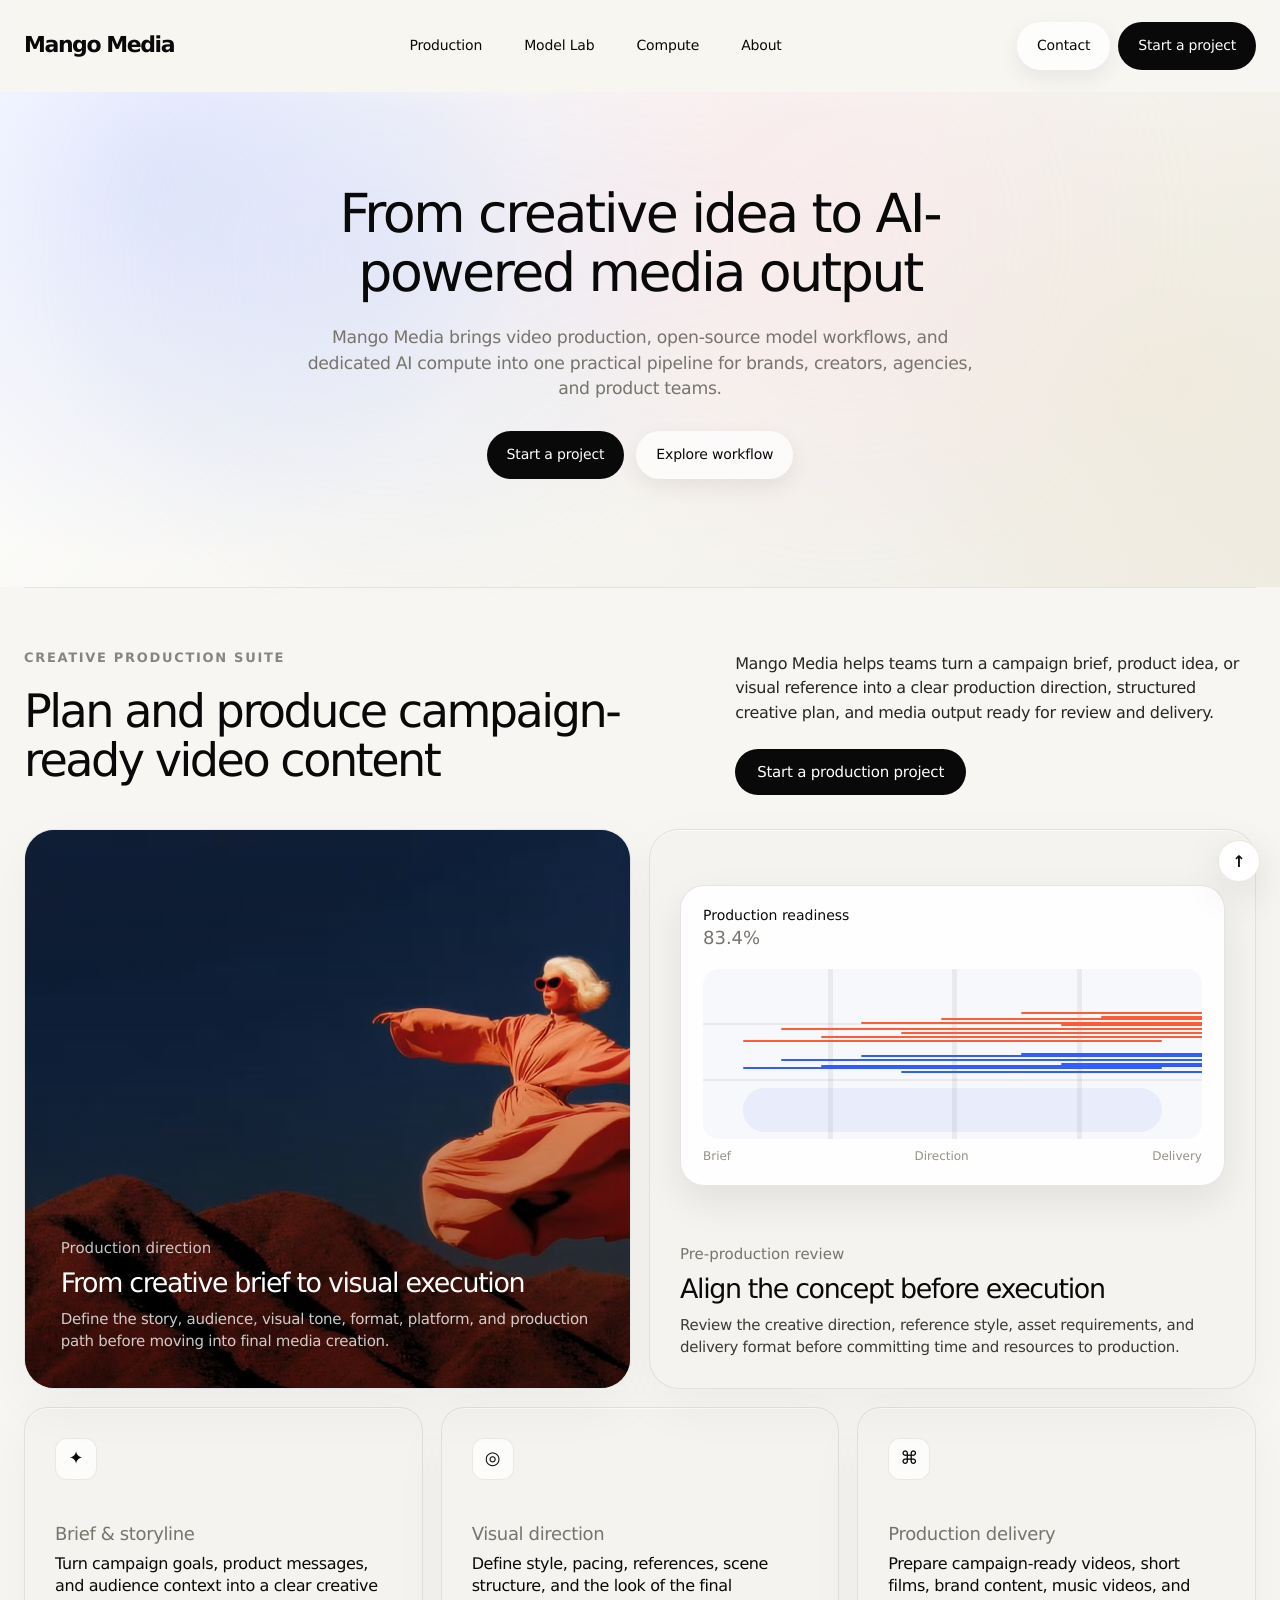
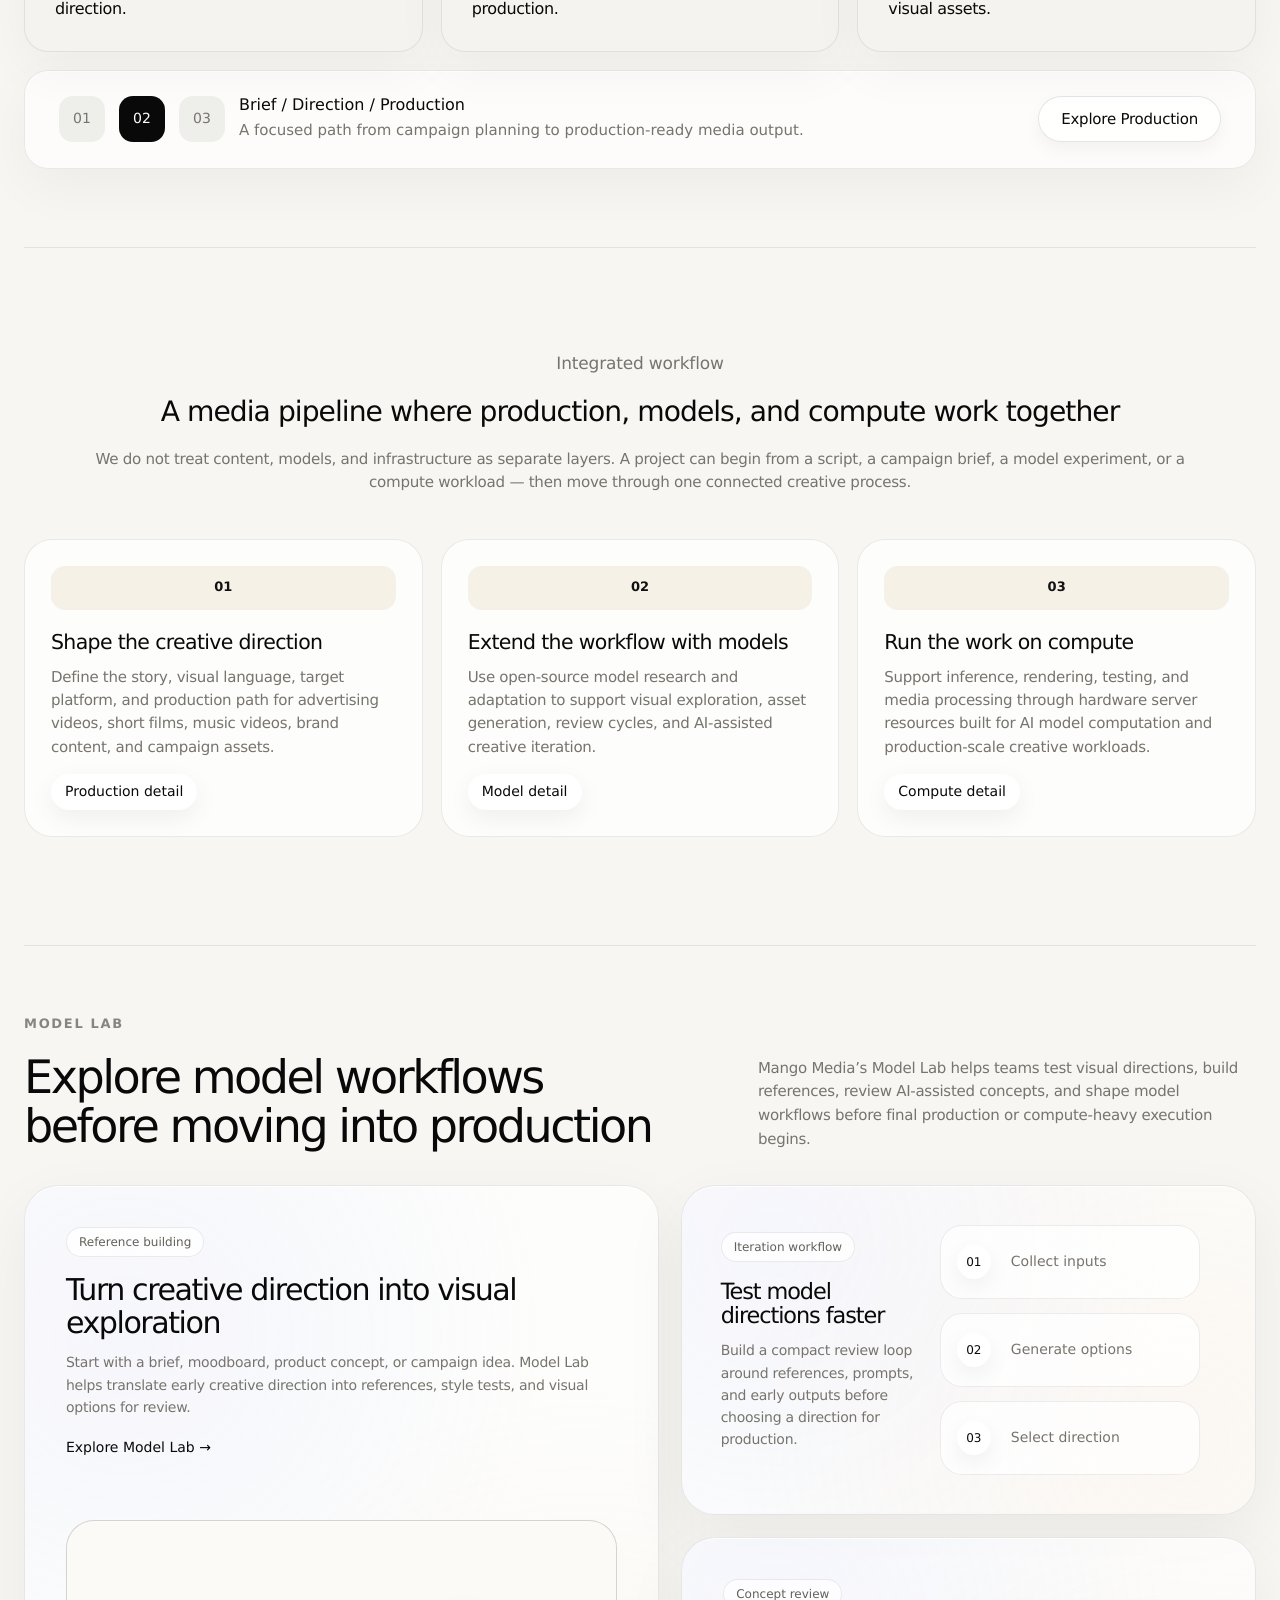
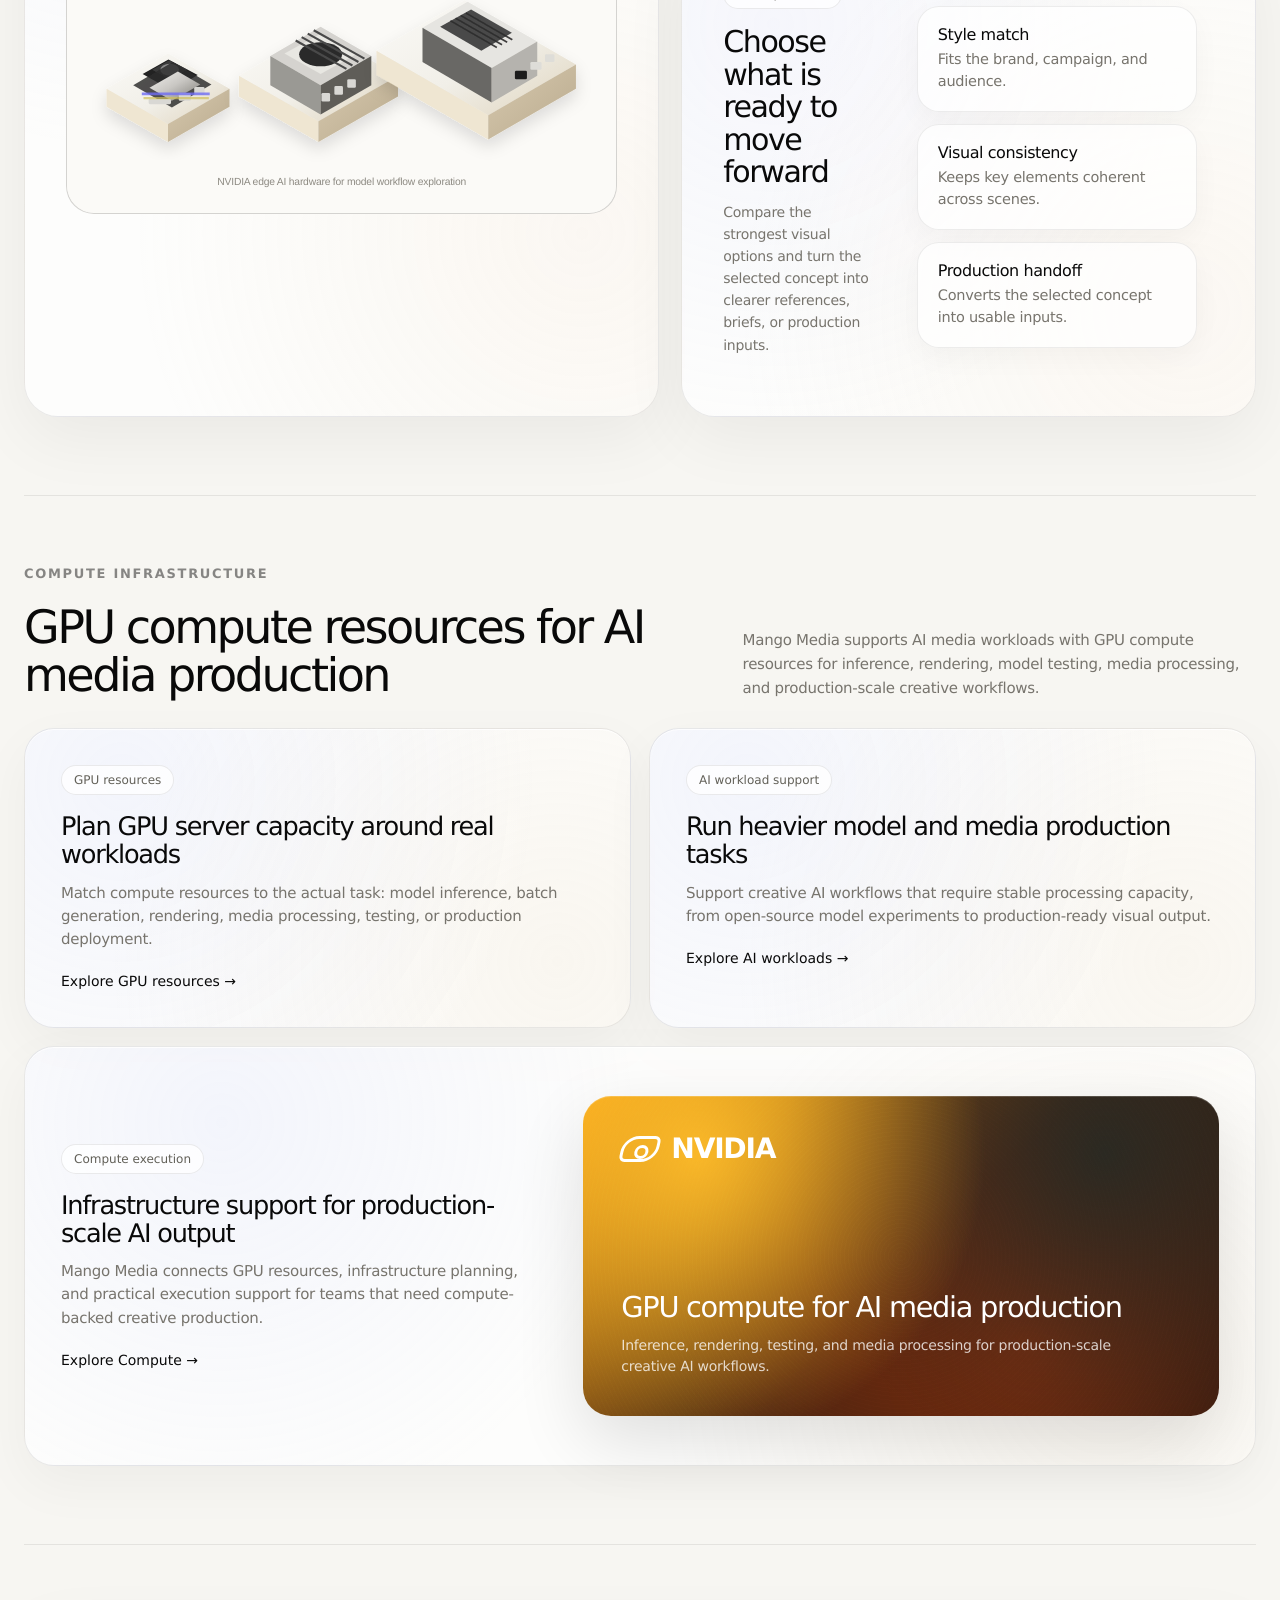
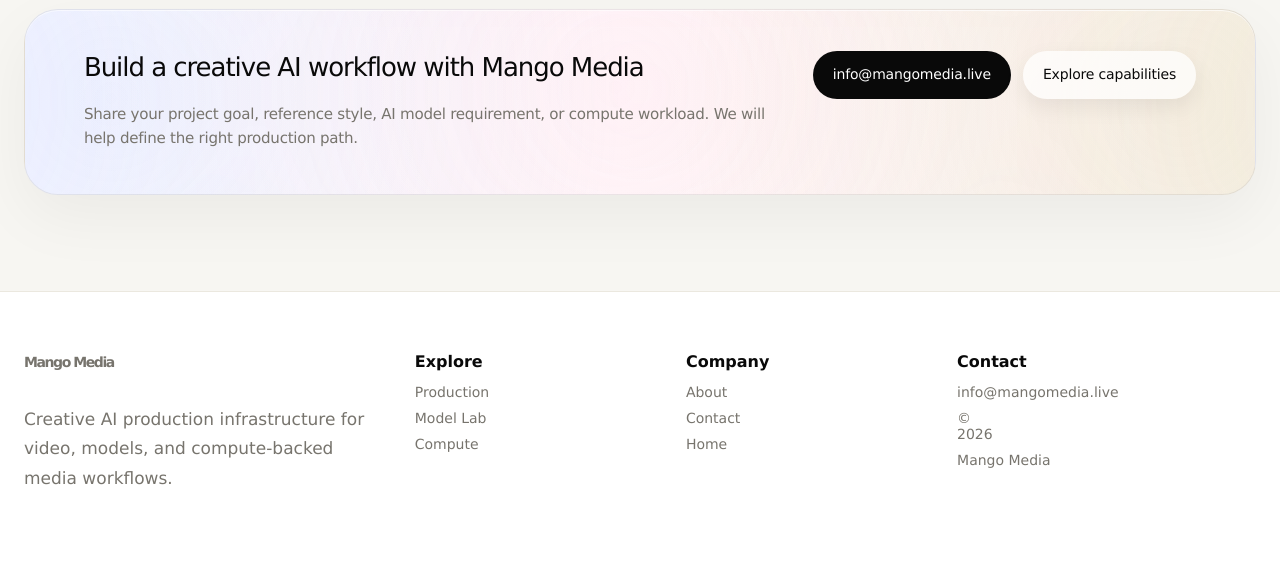
<file: index.html>
<!doctype html>
<html lang="en">
<head>
  <meta charset="utf-8" />
  <meta name="viewport" content="width=device-width, initial-scale=1" />

  <title>Mango Media | Creative AI Production Infrastructure</title>
  <meta
    name="description"
    content="Mango Media is a creative AI production company combining video craft, open-source model workflows, and AI compute infrastructure into one media production stack."
  />

  <meta property="og:title" content="Mango Media" />
  <meta
    property="og:description"
    content="Creative AI production infrastructure for video, models, and compute-backed media workflows."
  />
  <meta property="og:type" content="website" />
  <meta property="og:url" content="https://mangomedia.live" />
  <meta name="theme-color" content="#fbfaf7" />

  <link rel="stylesheet" href="./mango-soft-lsf-style-v5.css?v=20260709-v7" />
  <link rel="stylesheet" href="./mango-lsf-override.css?v=20260709-v1" />
<link rel="stylesheet" href="./mango-content.css?v=20260717-home-title-size1" />
</head>

<body>
<header class="site-header">
  <a class="logo" href="/" aria-label="Mango Media home">
    <span class="logo-symbol">M</span>
    <span>Mango Media</span>
  </a>

  <nav class="nav" aria-label="Main navigation">
    <a href="/production.html">Production</a>
    <a href="/models.html">Model Lab</a>
    <a href="/compute.html">Compute</a>
    <a href="/about.html">About</a>
  </nav>

  <div class="header-actions">
    <a class="soft-btn" href="mailto:info@mangomedia.live">Contact</a>
    <a class="dark-btn" href="mailto:info@mangomedia.live">Start a project</a>
  </div>
</header>

  <main id="top">
    <section class="hero">
      <div class="hero-wash" aria-hidden="true"></div>

      <div class="container hero-inner">
        <p class="eyebrow">Creative AI Production Infrastructure</p>

        <h1>From creative idea to AI-powered media output</h1>

        <p class="lead">
          Mango Media brings video production, open-source model workflows, and dedicated AI compute
          into one practical pipeline for brands, creators, agencies, and product teams.
        </p>

        <div class="hero-actions">
          <a class="dark-btn large" href="mailto:info@mangomedia.live">Start a project</a>
          <a class="soft-btn large" href="#workflow">Explore workflow</a>
        </div>
      </div>
    </section>
<section class="section home-mango-suite" aria-label="Mango Media production suite">
  <div class="home-mango-suite-inner">
    <div class="home-mango-suite-heading">
      <div>
        <p class="eyebrow">Creative production suite</p>
        <h2>Plan and produce campaign-ready video content</h2>
      </div>

      <div>
        <p>
          Mango Media helps teams turn a campaign brief, product idea, or visual reference
          into a clear production direction, structured creative plan, and media output
          ready for review and delivery.
        </p>

        <a class="home-suite-button" href="mailto:info@mangomedia.live">
          Start a production project
        </a>
      </div>
    </div>

    <div class="home-mango-suite-grid">
      <article class="home-suite-card home-suite-card-visual">
<div class="home-suite-media-slot large has-image">
  <img
    src="/media/home/production-suite-hero.jpg"
    alt="Mango Media production visual for campaign-ready video content"
  />
</div>

        <div class="home-suite-card-copy light">
          <span>Production direction</span>
          <h3>From creative brief to visual execution</h3>
          <p>
            Define the story, audience, visual tone, format, platform, and production
            path before moving into final media creation.
          </p>
        </div>
      </article>

      <article class="home-suite-card home-suite-card-analytics">
        <div class="home-suite-dashboard">
          <div class="home-suite-dashboard-card">
            <span>Production readiness</span>
            <strong>83.4%</strong>

            <div class="home-suite-chart">
              <i></i>
              <i></i>
              <i></i>
            </div>

            <div class="home-suite-chart-labels">
              <span>Brief</span>
              <span>Direction</span>
              <span>Delivery</span>
            </div>
          </div>
        </div>

        <div class="home-suite-card-copy">
          <span>Pre-production review</span>
          <h3>Align the concept before execution</h3>
          <p>
            Review the creative direction, reference style, asset requirements, and
            delivery format before committing time and resources to production.
          </p>
        </div>
      </article>

      <article class="home-suite-mini-card">
        <span class="home-suite-icon">✦</span>
        <div>
          <h3>Brief & storyline</h3>
          <p>
            Turn campaign goals, product messages, and audience context into a clear
            creative direction.
          </p>
        </div>
      </article>

      <article class="home-suite-mini-card">
        <span class="home-suite-icon">◎</span>
        <div>
          <h3>Visual direction</h3>
          <p>
            Define style, pacing, references, scene structure, and the look of the final
            production.
          </p>
        </div>
      </article>

      <article class="home-suite-mini-card">
        <span class="home-suite-icon">⌘</span>
        <div>
          <h3>Production delivery</h3>
          <p>
            Prepare campaign-ready videos, short films, brand content, music videos,
            and visual assets.
          </p>
        </div>
      </article>
    </div>

    <div class="home-suite-footer-strip">
      <div class="home-suite-strip-left">
        <span>01</span>
        <span>02</span>
        <span>03</span>

        <div>
          <strong>Brief / Direction / Production</strong>
          <p>A focused path from campaign planning to production-ready media output.</p>
        </div>
      </div>

      <a class="home-suite-strip-button" href="/production.html">
        Explore Production
      </a>
    </div>
  </div>
</section>
    <section id="workflow" class="section home-summary">
      <div class="section-title centered-home">
        <p class="eyebrow">Integrated workflow</p>

        <h2>A media pipeline where production, models, and compute work together</h2>

        <p>
          We do not treat content, models, and infrastructure as separate layers. A project can begin
          from a script, a campaign brief, a model experiment, or a compute workload — then move
          through one connected creative process.
        </p>
      </div>

      <div class="capability-grid integrated-grid">
        <article class="capability-card">
          <span class="number">01</span>
          <h3>Shape the creative direction</h3>
          <p>
            Define the story, visual language, target platform, and production path for advertising
            videos, short films, music videos, brand content, and campaign assets.
          </p>
          <a class="card-link" href="/production.html">Production detail</a>
        </article>

        <article class="capability-card">
          <span class="number">02</span>
          <h3>Extend the workflow with models</h3>
          <p>
            Use open-source model research and adaptation to support visual exploration, asset
            generation, review cycles, and AI-assisted creative iteration.
          </p>
          <a class="card-link" href="/models.html">Model detail</a>
        </article>

        <article class="capability-card">
          <span class="number">03</span>
          <h3>Run the work on compute</h3>
          <p>
            Support inference, rendering, testing, and media processing through hardware server
            resources built for AI model computation and production-scale creative workloads.
          </p>
          <a class="card-link" href="/compute.html">Compute detail</a>
        </article>
      </div>
    </section>

<section class="section home-model-lab-showcase" aria-label="Mango Media Model Lab workflow">
  <div class="home-model-lab-inner">
    <div class="home-model-lab-heading">
      <div>
        <p class="eyebrow">Model Lab</p>
        <h2>Explore model workflows before moving into production</h2>
      </div>

      <p>
        Mango Media’s Model Lab helps teams test visual directions, build references,
        review AI-assisted concepts, and shape model workflows before final production
        or compute-heavy execution begins.
      </p>
    </div>

    <div class="home-model-lab-grid">
      <article class="home-model-lab-card home-model-lab-card-large">
        <div class="home-model-lab-copy">
          <span>Reference building</span>
          <h3>Turn creative direction into visual exploration</h3>
          <p>
            Start with a brief, moodboard, product concept, or campaign idea. Model Lab
            helps translate early creative direction into references, style tests, and
            visual options for review.
          </p>
          <a href="/models.html">Explore Model Lab</a>
        </div>

<div class="home-model-lab-media-slot has-inline-svg">
  <svg
    class="home-model-lab-device-svg"
    viewBox="0 0 1278 676"
    role="img"
    aria-label="NVIDIA edge AI hardware visual for model workflow exploration"
  >
    <defs>
      <linearGradient id="mangoBaseTop" x1="0" y1="0" x2="1" y2="1">
        <stop offset="0%" stop-color="#fbfaf7" />
        <stop offset="54%" stop-color="#f1efe8" />
        <stop offset="100%" stop-color="#dfd4bd" />
      </linearGradient>

      <linearGradient id="mangoBaseSide" x1="0" y1="0" x2="1" y2="1">
        <stop offset="0%" stop-color="#d7c9ae" />
        <stop offset="100%" stop-color="#b9aa8e" />
      </linearGradient>

      <linearGradient id="deviceSilver" x1="0" y1="0" x2="1" y2="1">
        <stop offset="0%" stop-color="#f2f1ee" />
        <stop offset="48%" stop-color="#c9c7c3" />
        <stop offset="100%" stop-color="#7d7b76" />
      </linearGradient>

      <filter id="softDeviceShadow" x="-20%" y="-20%" width="140%" height="140%">
        <feDropShadow dx="0" dy="18" stdDeviation="18" flood-color="#090909" flood-opacity="0.12" />
      </filter>
    </defs>

    <rect width="1278" height="676" fill="#fbfaf7" />

    <!-- Left base -->
    <g filter="url(#softDeviceShadow)">
      <polygon points="92,388 235,306 378,388 235,470" fill="url(#mangoBaseTop)" />
      <polygon points="92,388 235,470 235,512 92,430" fill="#efe6d2" />
      <polygon points="235,470 378,388 378,430 235,512" fill="url(#mangoBaseSide)" />

      <polygon points="176,354 236,320 304,356 244,392" fill="#202020" />
      <polygon points="198,344 238,322 280,344 240,368" fill="#3b3b3b" />
      <ellipse cx="239" cy="344" rx="22" ry="14" fill="#8b8b8b" />
      <polygon points="154,380 246,326 336,378 244,432" fill="#2b2b2b" opacity="0.82" />
      <polygon points="192,386 258,348 310,378 244,416" fill="url(#deviceSilver)" />
      <rect x="190" y="412" width="52" height="12" rx="3" fill="#d9d8d4" />
      <rect x="260" y="398" width="28" height="18" rx="3" fill="#d9d8d4" />
      <rect x="296" y="384" width="24" height="18" rx="3" fill="#d9d8d4" />
      <path d="M174 400 L332 400" stroke="#6f6df4" stroke-width="6" opacity="0.8" />
      <path d="M178 410 L330 410" stroke="#cfc15a" stroke-width="5" opacity="0.7" />
    </g>

    <!-- Center base -->
    <g filter="url(#softDeviceShadow)">
      <polygon points="400,358 585,252 770,358 585,464" fill="url(#mangoBaseTop)" />
      <polygon points="400,358 585,464 585,512 400,406" fill="#efe6d2" />
      <polygon points="585,464 770,358 770,406 585,512" fill="url(#mangoBaseSide)" />

      <polygon points="473,312 590,244 708,312 590,380" fill="#d5d3cf" />
      <polygon points="473,312 590,380 590,448 473,380" fill="#9a9994" />
      <polygon points="590,380 708,312 708,380 590,448" fill="#5e5d59" />
      <polygon points="506,306 590,260 676,306 590,354" fill="#e8e7e2" />
      <ellipse cx="590" cy="308" rx="50" ry="28" fill="#2b2b2b" />
      <g stroke="#4a4a4a" stroke-width="5">
        <line x1="532" y1="276" x2="650" y2="342" />
        <line x1="546" y1="268" x2="664" y2="334" />
        <line x1="560" y1="260" x2="678" y2="326" />
        <line x1="574" y1="252" x2="692" y2="318" />
      </g>
      <rect x="592" y="398" width="20" height="20" rx="3" fill="#d9d8d4" />
      <rect x="622" y="382" width="20" height="20" rx="3" fill="#d9d8d4" />
      <rect x="652" y="366" width="20" height="20" rx="3" fill="#d9d8d4" />
    </g>

    <!-- Right base -->
    <g filter="url(#softDeviceShadow)">
      <polygon points="720,300 925,182 1184,332 980,450" fill="url(#mangoBaseTop)" />
      <polygon points="720,300 980,450 980,506 720,356" fill="#efe6d2" />
      <polygon points="980,450 1184,332 1184,388 980,506" fill="url(#mangoBaseSide)" />

      <polygon points="827,246 932,186 1094,278 988,340" fill="#e6e5e1" />
      <polygon points="827,246 988,340 988,420 827,326" fill="#696865" />
      <polygon points="988,340 1094,278 1094,358 988,420" fill="#b5b3ae" />
      <polygon points="868,244 940,204 1035,258 964,300" fill="#4a4a4a" />
      <g stroke="#2d2d2d" stroke-width="4" opacity="0.9">
        <line x1="892" y1="230" x2="1000" y2="292" />
        <line x1="904" y1="224" x2="1012" y2="286" />
        <line x1="916" y1="218" x2="1024" y2="280" />
        <line x1="928" y1="212" x2="1036" y2="274" />
      </g>
      <rect x="1042" y="346" width="28" height="20" rx="3" fill="#1f1f1f" />
      <rect x="1078" y="326" width="26" height="18" rx="3" fill="#deddd8" />
      <rect x="1112" y="308" width="22" height="18" rx="3" fill="#deddd8" />
    </g>

    <text
      x="639"
      y="612"
      text-anchor="middle"
      fill="#8d8a82"
      font-size="24"
      font-family="Inter, Arial, sans-serif"
      letter-spacing="-0.02em"
    >
      NVIDIA edge AI hardware for model workflow exploration
    </text>
  </svg>
</div>
      </article>

<article class="home-model-lab-card home-model-lab-card-side">
  <div class="home-model-lab-copy">
    <span>Iteration workflow</span>
    <h3>Test model directions faster</h3>
    <p>
      Build a compact review loop around references, prompts, and early outputs before
      choosing a direction for production.
    </p>
  </div>

  <div class="home-model-lab-steps">
    <div>
      <strong>01</strong>
      <span>Collect inputs</span>
    </div>

    <div>
      <strong>02</strong>
      <span>Generate options</span>
    </div>

    <div>
      <strong>03</strong>
      <span>Select direction</span>
    </div>
  </div>
</article>
<article class="home-model-lab-card home-model-lab-card-review">
  <div class="home-model-lab-copy">
    <span>Concept review</span>
    <h3>Choose what is ready to move forward</h3>
    <p>
      Compare the strongest visual options and turn the selected concept into clearer
      references, briefs, or production inputs.
    </p>
  </div>

  <div class="home-model-lab-review-list">
    <article>
      <strong>Style match</strong>
      <span>Fits the brand, campaign, and audience.</span>
    </article>

    <article>
      <strong>Visual consistency</strong>
      <span>Keeps key elements coherent across scenes.</span>
    </article>

    <article>
      <strong>Production handoff</strong>
      <span>Converts the selected concept into usable inputs.</span>
    </article>
  </div>
</article>
    </div>
  </div>
</section>
 <section class="section home-capability-triad" aria-label="Mango Media compute overview">
  <div class="home-capability-triad-inner">
    <div class="home-capability-triad-heading">
      <div>
        <p class="eyebrow">Compute infrastructure</p>
        <h2>GPU compute resources for AI media production</h2>
      </div>

      <p>
        Mango Media supports AI media workloads with GPU compute resources for
        inference, rendering, model testing, media processing, and production-scale
        creative workflows.
      </p>
    </div>

    <div class="home-capability-triad-grid">
      <article class="home-capability-card">
        <span>GPU resources</span>
        <h3>Plan GPU server capacity around real workloads</h3>
        <p>
          Match compute resources to the actual task: model inference, batch generation,
          rendering, media processing, testing, or production deployment.
        </p>
        <a href="/compute.html">Explore GPU resources</a>
      </article>

      <article class="home-capability-card">
        <span>AI workload support</span>
        <h3>Run heavier model and media production tasks</h3>
        <p>
          Support creative AI workflows that require stable processing capacity, from
          open-source model experiments to production-ready visual output.
        </p>
        <a href="/compute.html">Explore AI workloads</a>
      </article>

      <article class="home-capability-card home-capability-compute-card">
        <div class="home-capability-compute-copy">
          <span>Compute execution</span>
          <h3>Infrastructure support for production-scale AI output</h3>
          <p>
            Mango Media connects GPU resources, infrastructure planning, and practical
            execution support for teams that need compute-backed creative production.
          </p>
          <a href="/compute.html">Explore Compute</a>
        </div>
<div class="home-capability-nvidia-slot home-compute-nvidia-card" aria-label="NVIDIA GPU compute visual card">
  <div class="home-compute-nvidia-brand">
    <span class="home-compute-nvidia-mark" aria-hidden="true"></span>
    <span>NVIDIA</span>
  </div>

  <div class="home-compute-nvidia-copy">
    <h3>GPU compute for AI media production</h3>
    <p>
      Inference, rendering, testing, and media processing for production-scale
      creative AI workflows.
    </p>
  </div>
</div>
      </article>
    </div>
  </div>
</section>

    <section id="contact" class="section final-cta home-page-cta">
      <div class="container">
        <div class="cta-box">
          <h2>Build a creative AI workflow with Mango Media</h2>

          <p>
            Share your project goal, reference style, AI model requirement, or compute workload.
            We will help define the right production path.
          </p>

          <div class="hero-actions">
            <a class="dark-btn large" href="mailto:info@mangomedia.live">
              info@mangomedia.live
            </a>
            <a class="soft-btn large" href="/production.html">Explore capabilities</a>
          </div>
        </div>
      </div>
    </section>
  </main>

<footer class="footer">
  <div class="container footer-grid">
    <div>
      <a class="logo footer-logo" href="/">
        <span class="logo-symbol">M</span>
        <span>Mango Media</span>
      </a>
      <p>
        Creative AI production infrastructure for video, models, and compute-backed media workflows.
      </p>
    </div>

    <div>
      <strong>Explore</strong>
      <a href="/production.html">Production</a>
      <a href="/models.html">Model Lab</a>
      <a href="/compute.html">Compute</a>
    </div>

    <div>
      <strong>Company</strong>
      <a href="/about.html">About</a>
      <a href="mailto:info@mangomedia.live">Contact</a>
      <a href="/">Home</a>
    </div>

    <div>
      <strong>Contact</strong>
      <a href="mailto:info@mangomedia.live">info@mangomedia.live</a>
      <span>© <span id="year"></span> Mango Media</span>
    </div>
  </div>
</footer>

  <a class="back-top" href="#top" aria-label="Back to top">↑</a>

  <script>
    document.getElementById("year").textContent = new Date().getFullYear();
  </script>
</body>
</html>
</file>
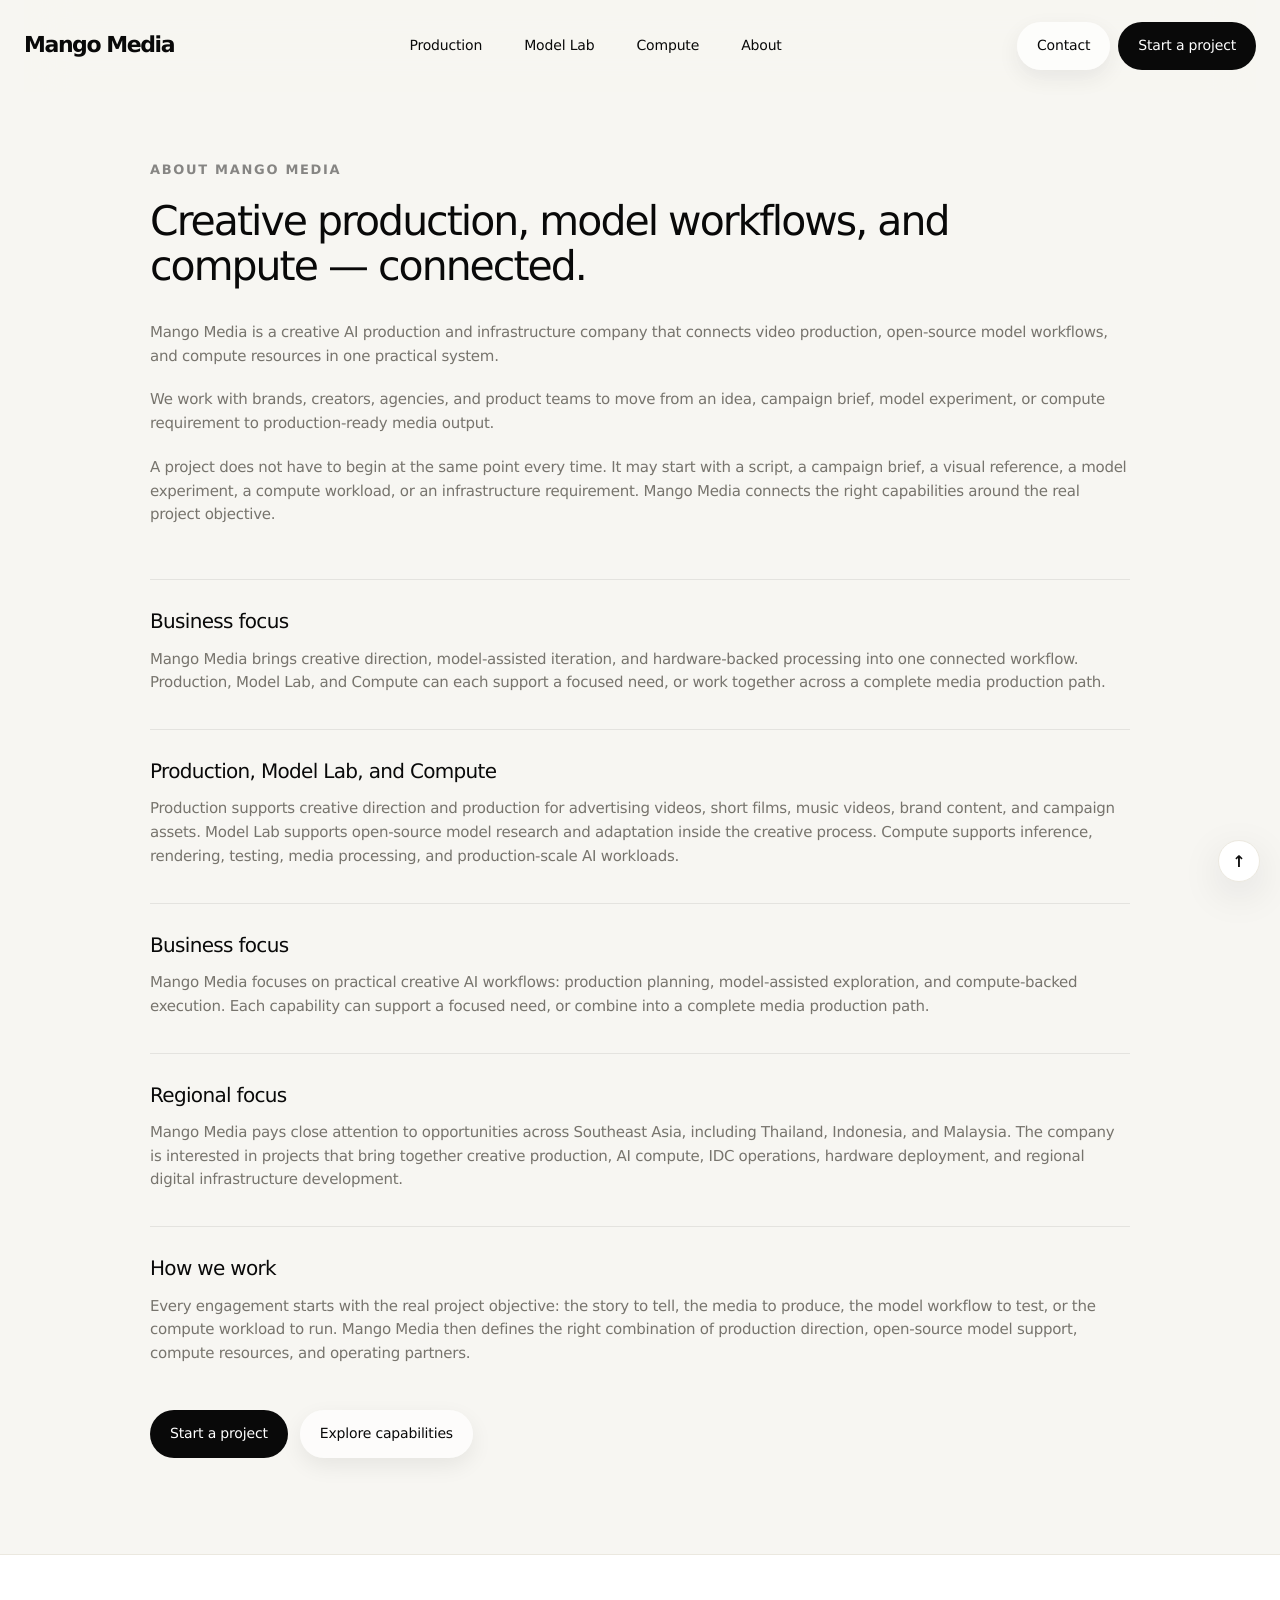
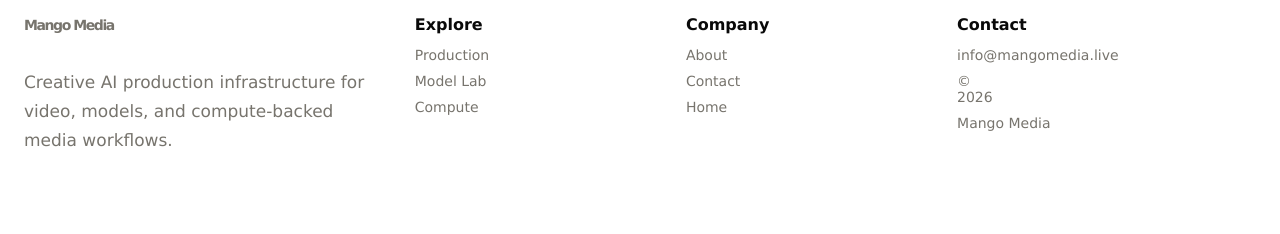
<file: about.html>
<!doctype html>
<html lang="en">
<head>
  <meta charset="utf-8" />
  <meta name="viewport" content="width=device-width, initial-scale=1" />

  <title>About Mango Media | Production, Model Lab & Compute</title>
  <meta
    name="description"
    content="Learn how Mango Media connects creative production, open-source model workflows, and compute resources to support practical AI-powered media output."
  />

  <meta property="og:title" content="About Mango Media" />
  <meta
    property="og:description"
    content="Production, Model Lab, and Compute working together in one practical creative AI workflow."
  />
  <meta property="og:type" content="website" />
  <meta property="og:url" content="https://mangomedia.live/about.html" />
  <meta name="theme-color" content="#fbfaf7" />

  <link rel="stylesheet" href="./mango-soft-lsf-style-v5.css?v=20260709-v7" />
  <link rel="stylesheet" href="./mango-lsf-override.css?v=20260709-v1" />
<link rel="stylesheet" href="./mango-content.css?v=20260717-about-focus-cleanup1" />
</head>

<body>
  <header class="site-header">
    <a class="logo" href="/" aria-label="Mango Media home">
      <span class="logo-symbol">M</span>
      <span>Mango Media</span>
    </a>

    <nav class="nav" aria-label="Main navigation">
      <a href="/production.html">Production</a>
      <a href="/models.html">Model Lab</a>
      <a href="/compute.html">Compute</a>
      <a href="/about.html">About</a>
    </nav>

    <div class="header-actions">
      <a class="soft-btn" href="mailto:info@mangomedia.live">Contact</a>
      <a class="dark-btn" href="mailto:info@mangomedia.live">Start a project</a>
    </div>
  </header>

  <main id="top">
    <section class="section about-plain-page">
      <div class="about-plain-inner">
        <p class="eyebrow">About Mango Media</p>

        <h1>
          Creative production, model workflows, and compute — connected.
        </h1>

        <div class="about-plain-copy">
          <p>
            Mango Media is a creative AI production and infrastructure company that connects
            video production, open-source model workflows, and compute resources in one
            practical system.
          </p>

          <p>
            We work with brands, creators, agencies, and product teams to move from an idea,
            campaign brief, model experiment, or compute requirement to production-ready
            media output.
          </p>

          <p>
            A project does not have to begin at the same point every time. It may start with
            a script, a campaign brief, a visual reference, a model experiment, a compute
            workload, or an infrastructure requirement. Mango Media connects the right
            capabilities around the real project objective.
          </p>
        </div>

        <div class="about-plain-section">
          <h2>Business focus</h2>

          <p>
            Mango Media brings creative direction, model-assisted iteration, and
            hardware-backed processing into one connected workflow. Production, Model Lab,
            and Compute can each support a focused need, or work together across a complete
            media production path.
          </p>
        </div>

        <div class="about-plain-section">
          <h2>Production, Model Lab, and Compute</h2>

          <p>
            Production supports creative direction and production for advertising videos,
            short films, music videos, brand content, and campaign assets. Model Lab supports
            open-source model research and adaptation inside the creative process. Compute
            supports inference, rendering, testing, media processing, and production-scale
            AI workloads.
          </p>
        </div>

<div class="about-plain-section">
  <h2>Business focus</h2>

  <p>
    Mango Media focuses on practical creative AI workflows: production planning,
    model-assisted exploration, and compute-backed execution. Each capability can
    support a focused need, or combine into a complete media production path.
  </p>
</div>

        <div class="about-plain-section">
          <h2>Regional focus</h2>

          <p>
            Mango Media pays close attention to opportunities across Southeast Asia,
            including Thailand, Indonesia, and Malaysia. The company is interested in
            projects that bring together creative production, AI compute, IDC operations,
            hardware deployment, and regional digital infrastructure development.
          </p>
        </div>

        <div class="about-plain-section">
          <h2>How we work</h2>

          <p>
            Every engagement starts with the real project objective: the story to tell,
            the media to produce, the model workflow to test, or the compute workload to
            run. Mango Media then defines the right combination of production direction,
            open-source model support, compute resources, and operating partners.
          </p>
        </div>

        <div class="about-plain-links">
          <a class="dark-btn large" href="mailto:info@mangomedia.live">
            Start a project
          </a>
          <a class="soft-btn large" href="/production.html">
            Explore capabilities
          </a>
        </div>
      </div>
    </section>
  </main>

  <footer class="footer">
    <div class="container footer-grid">
      <div>
        <a class="logo footer-logo" href="/">
          <span class="logo-symbol">M</span>
          <span>Mango Media</span>
        </a>
        <p>
          Creative AI production infrastructure for video, models, and compute-backed media workflows.
        </p>
      </div>

      <div>
        <strong>Explore</strong>
        <a href="/production.html">Production</a>
        <a href="/models.html">Model Lab</a>
        <a href="/compute.html">Compute</a>
      </div>

      <div>
        <strong>Company</strong>
        <a href="/about.html">About</a>
        <a href="mailto:info@mangomedia.live">Contact</a>
        <a href="/">Home</a>
      </div>

      <div>
        <strong>Contact</strong>
        <a href="mailto:info@mangomedia.live">info@mangomedia.live</a>
        <span>© <span id="year"></span> Mango Media</span>
      </div>
    </div>
  </footer>

  <a class="back-top" href="#top" aria-label="Back to top">↑</a>

  <script>
    document.getElementById("year").textContent = new Date().getFullYear();
  </script>
</body>
</html>
</file>
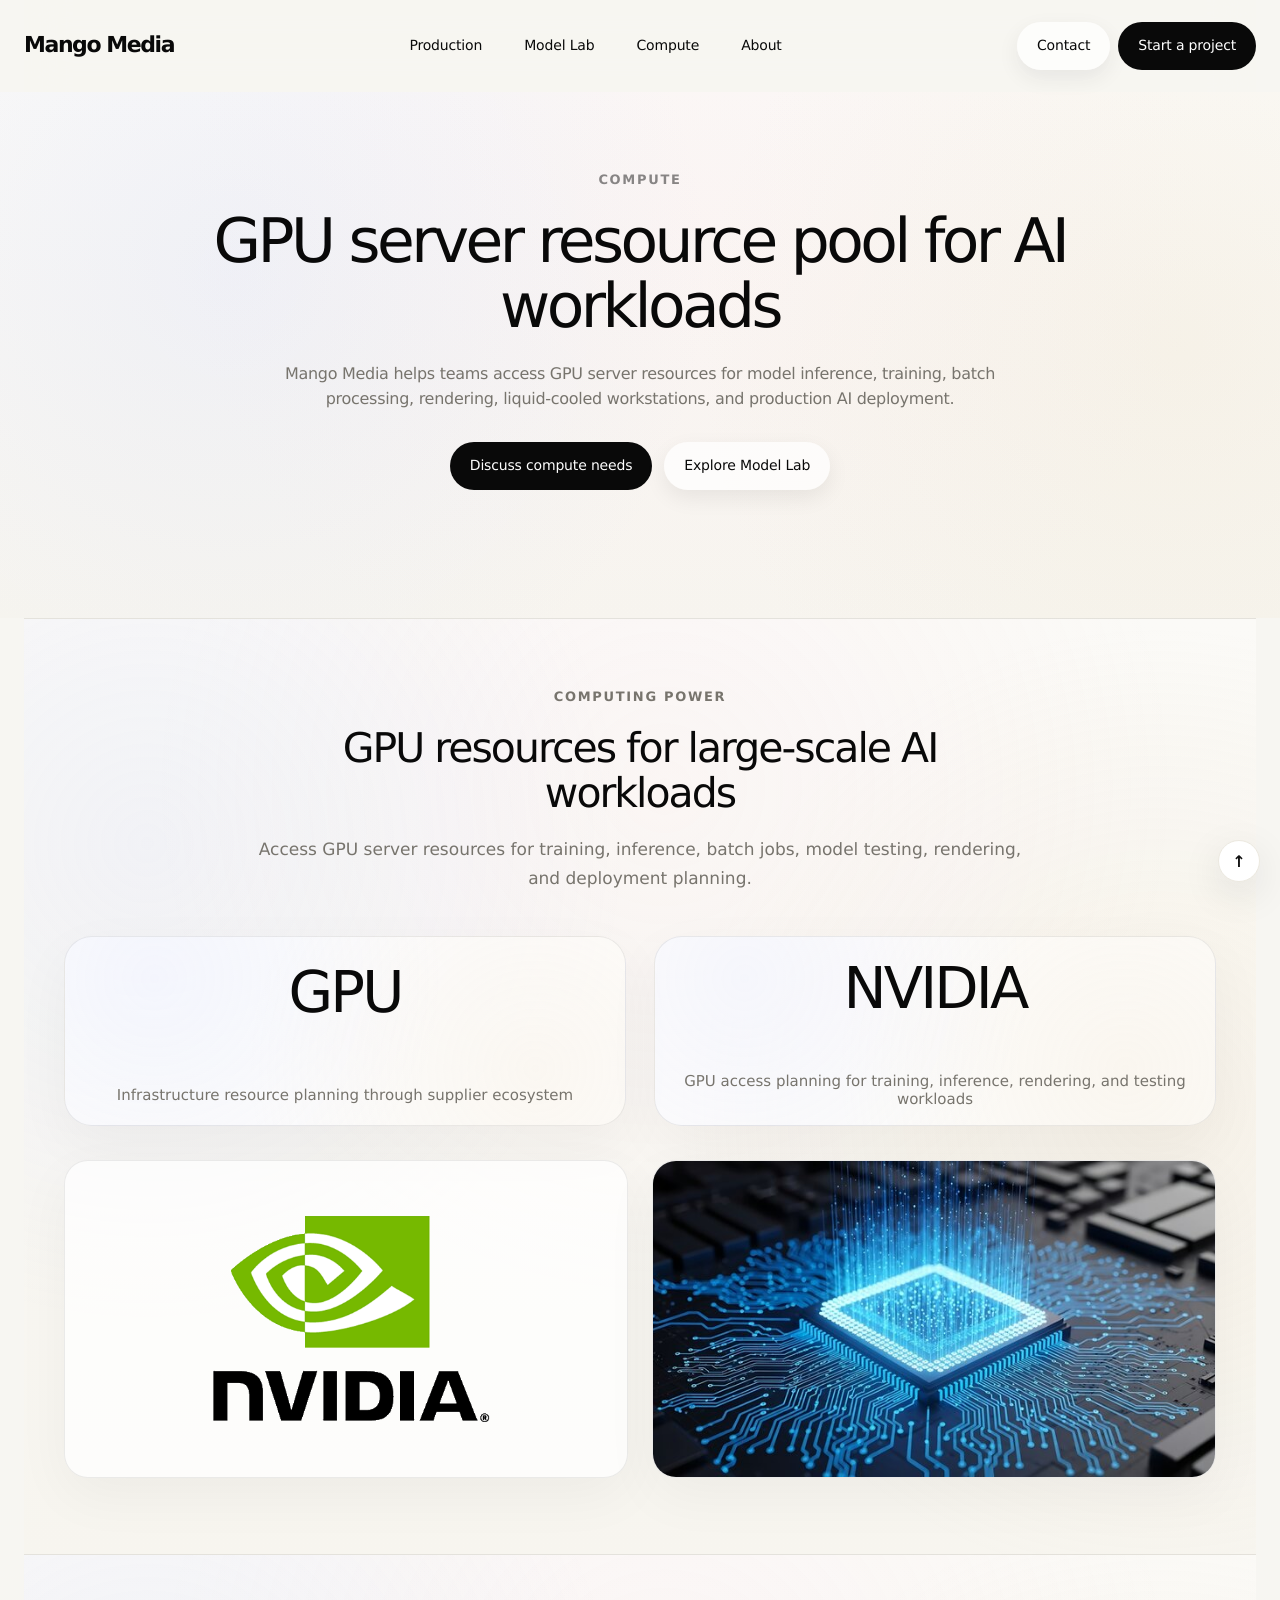
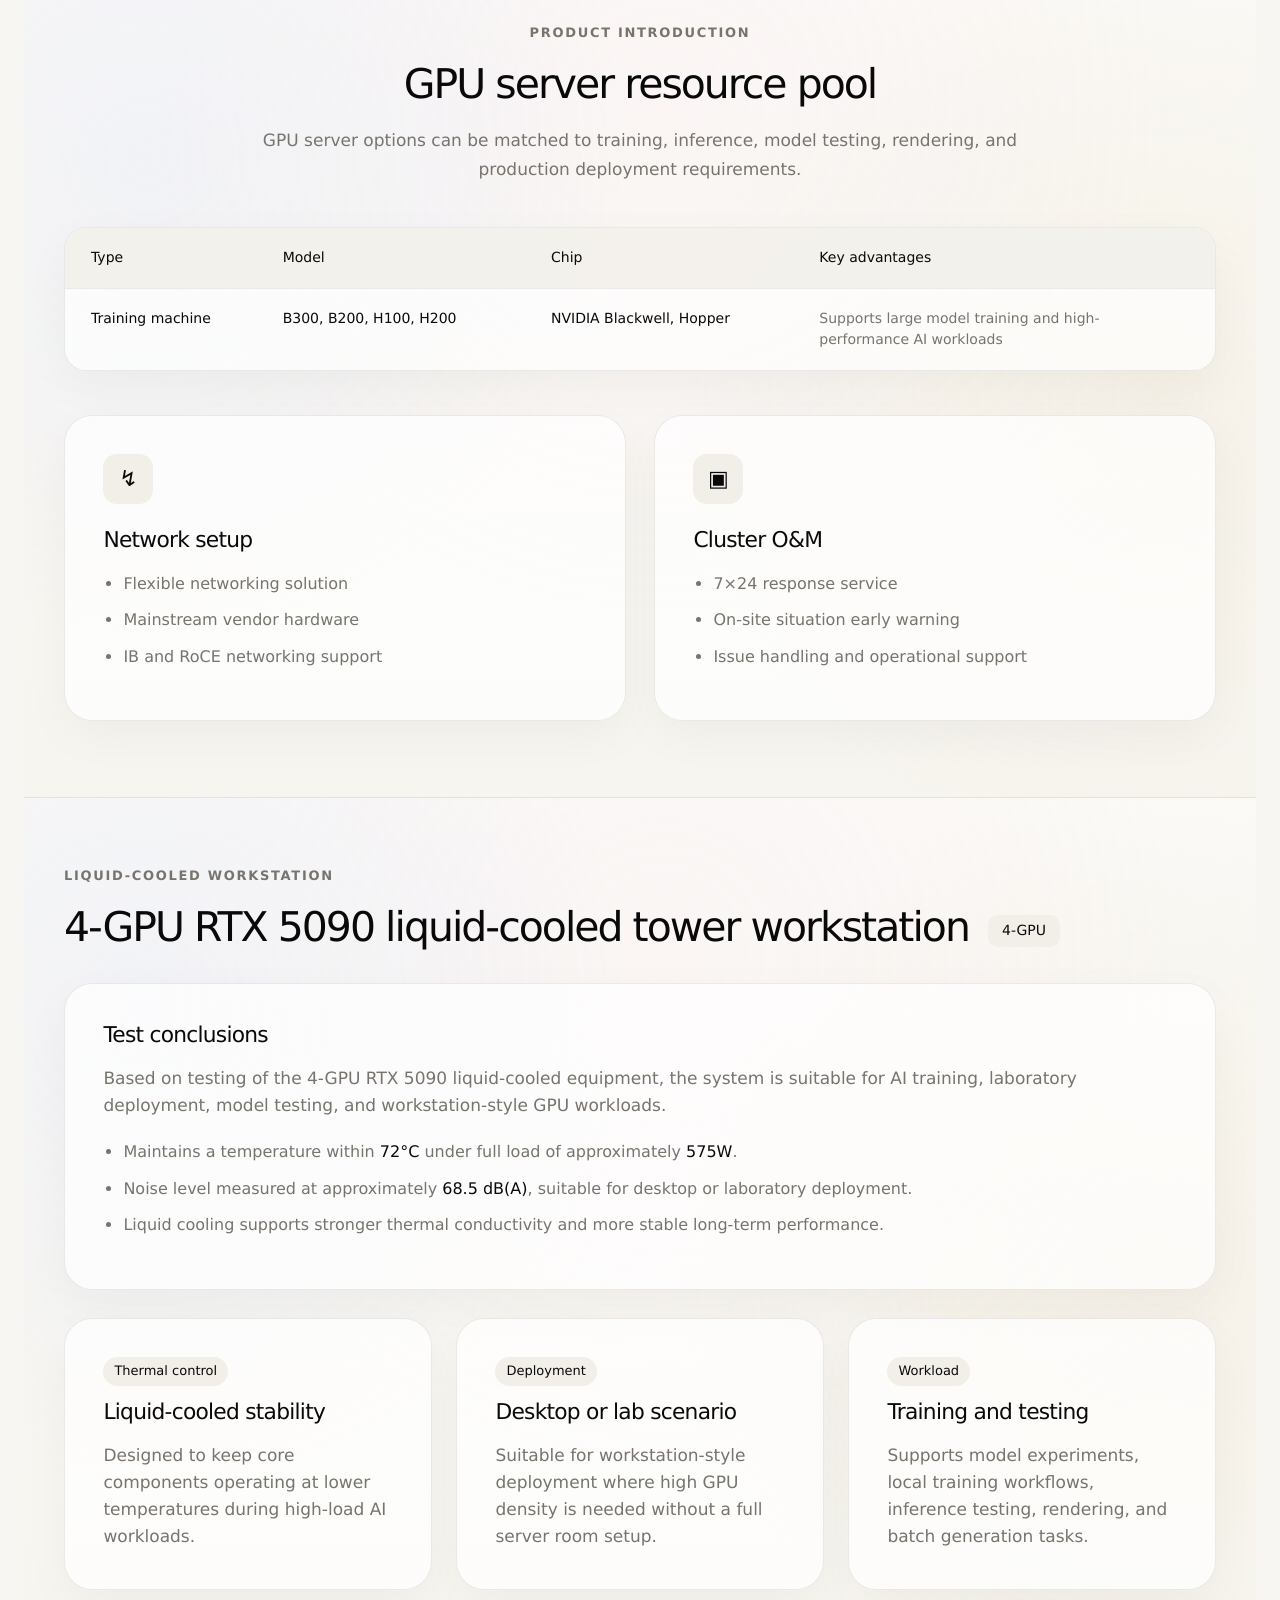
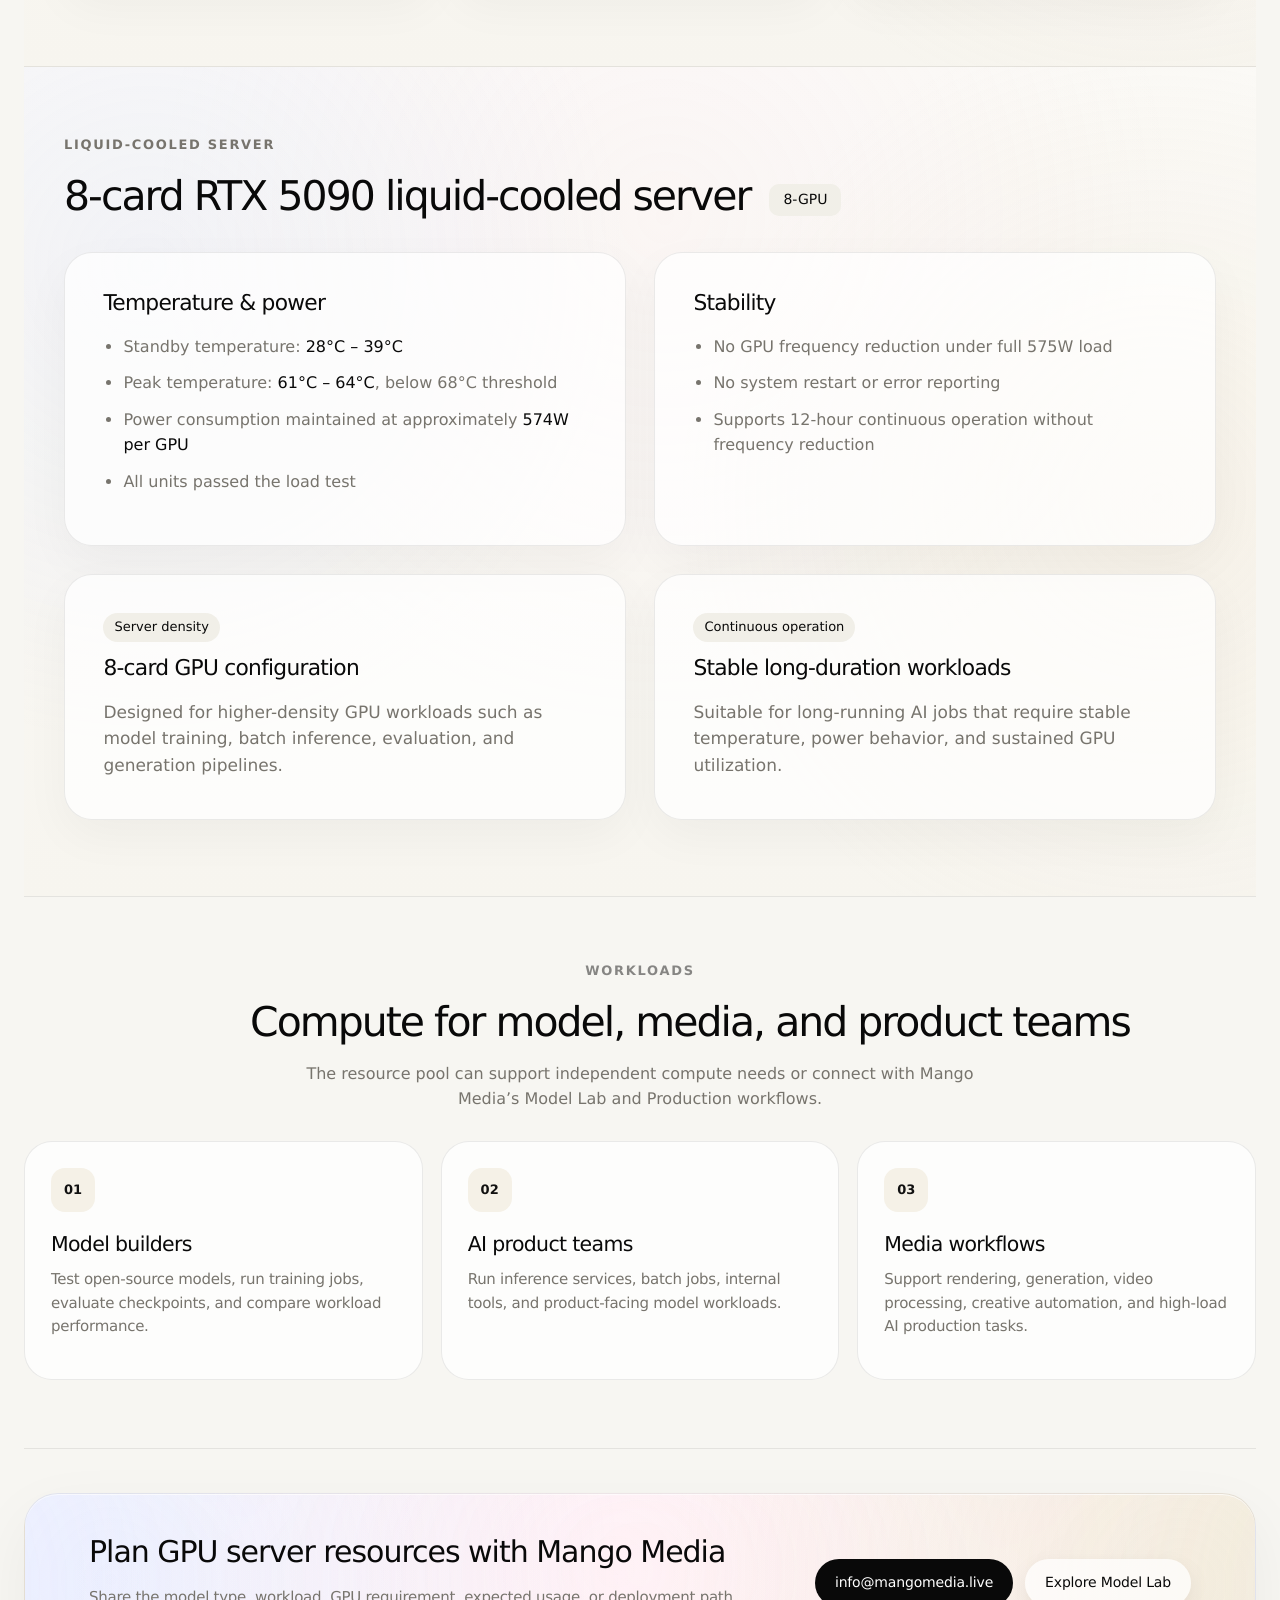
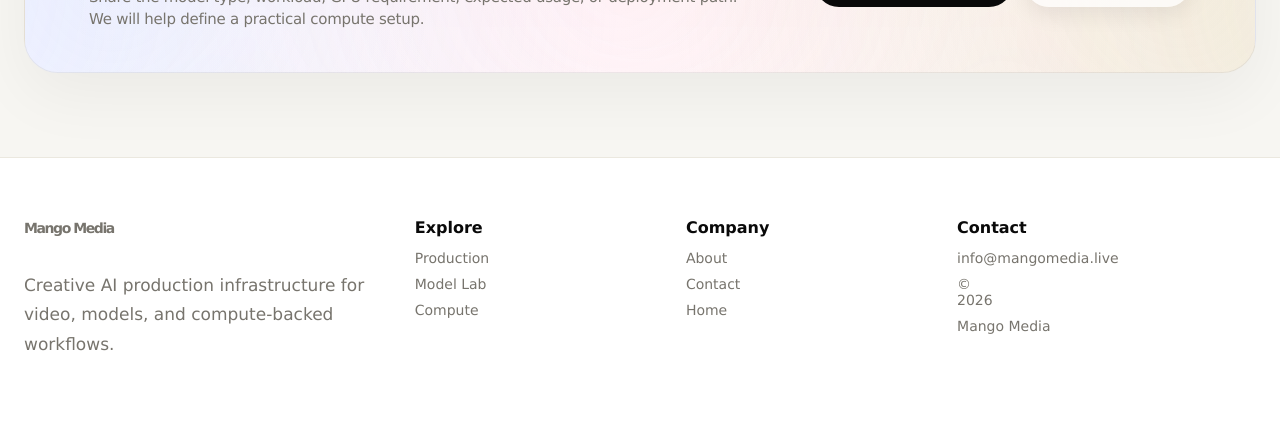
<file: compute.html>
<!doctype html>
<html lang="en">
<head>
  <meta charset="utf-8" />
  <meta name="viewport" content="width=device-width, initial-scale=1" />

  <title>Compute | Mango Media</title>
  <meta
    name="description"
    content="Mango Media provides GPU server resource access for AI inference, training, batch processing, liquid-cooled workstations, and production AI workloads."
  />

  <meta property="og:title" content="Compute | Mango Media" />
  <meta
    property="og:description"
    content="GPU server resource pool for AI inference, training, batch jobs, liquid-cooled workstations, and production workloads."
  />
  <meta property="og:type" content="website" />
  <meta property="og:url" content="https://mangomedia.live/compute.html" />
  <meta name="theme-color" content="#fbfaf7" />

  <link rel="stylesheet" href="./mango-soft-lsf-style-v5.css?v=20260709-v7" />
  <link rel="stylesheet" href="./mango-lsf-override.css?v=20260709-v1" />
<link rel="stylesheet" href="./mango-content.css?v=20260717-compute-usecase-title1" />
</head>

<body>
  <header class="site-header">
    <a class="logo" href="/" aria-label="Mango Media home">
      <span class="logo-symbol">M</span>
      <span>Mango Media</span>
    </a>

    <nav class="nav" aria-label="Main navigation">
      <a href="/production.html">Production</a>
      <a href="/models.html">Model Lab</a>
      <a href="/compute.html">Compute</a>
      <a href="/about.html">About</a>
    </nav>

    <div class="header-actions">
      <a class="soft-btn" href="mailto:info@mangomedia.live">Contact</a>
      <a class="dark-btn" href="mailto:info@mangomedia.live">Start a project</a>
    </div>
  </header>

  <main id="top">
    <section class="compute-hero">
      <div class="compute-hero-inner">
        <p class="eyebrow">Compute</p>

        <h1>GPU server resource pool for AI workloads</h1>

        <p>
          Mango Media helps teams access GPU server resources for model inference,
          training, batch processing, rendering, liquid-cooled workstations, and
          production AI deployment.
        </p>

        <div class="hero-actions compute-actions">
          <a class="dark-btn large" href="mailto:info@mangomedia.live">
            Discuss compute needs
          </a>
          <a class="soft-btn large" href="/models.html">
            Explore Model Lab
          </a>
        </div>
      </div>
    </section>

    <section class="section compute-power-section">
      <div class="compute-dark-inner">
        <div class="compute-dark-title centered-home">
          <p class="eyebrow">Computing power</p>
          <h2>GPU resources for large-scale AI workloads</h2>
          <p>
            Access GPU server resources for training, inference, batch jobs,
            model testing, rendering, and deployment planning.
          </p>
        </div>

<div class="compute-stat-grid">
  <article class="compute-stat-card">
    <strong>GPU</strong>
    <span>Infrastructure resource planning through supplier ecosystem</span>
  </article>

  <article class="compute-stat-card">
    <strong>NVIDIA</strong>
    <span>GPU access planning for training, inference, rendering, and testing workloads</span>
  </article>
</div>

        <div class="compute-visual-grid two">
          <article class="compute-visual-card">
            <img src="/media/compute/nvidia-resource.jpg" alt="NVIDIA GPU resource visual" />
          </article>

          <article class="compute-visual-card">
            <img src="/media/compute/gpu-compute-chip.jpg" alt="GPU compute chip visual" />
          </article>
        </div>
      </div>
    </section>

    <section class="section compute-product-section">
      <div class="compute-dark-inner">
        <div class="compute-dark-title centered-home">
          <p class="eyebrow">Product introduction</p>
          <h2>GPU server resource pool</h2>
          <p>
            GPU server options can be matched to training, inference, model testing,
            rendering, and production deployment requirements.
          </p>
        </div>

        <div class="compute-resource-table">
          <div class="compute-table-row header">
            <span>Type</span>
            <span>Model</span>
            <span>Chip</span>
            <span>Key advantages</span>
          </div>

          <div class="compute-table-row">
            <span>Training machine</span>
            <span>B300, B200, H100, H200</span>
            <span>NVIDIA Blackwell, Hopper</span>
            <span>Supports large model training and high-performance AI workloads</span>
          </div>
        </div>

        <div class="compute-service-grid">
          <article>
            <span class="compute-service-icon">↯</span>
            <h3>Network setup</h3>
            <ul>
              <li>Flexible networking solution</li>
              <li>Mainstream vendor hardware</li>
              <li>IB and RoCE networking support</li>
            </ul>
          </article>

          <article>
            <span class="compute-service-icon">▣</span>
            <h3>Cluster O&amp;M</h3>
            <ul>
              <li>7×24 response service</li>
              <li>On-site situation early warning</li>
              <li>Issue handling and operational support</li>
            </ul>
          </article>
        </div>
      </div>
    </section>

    <section class="section compute-workstation-section">
      <div class="compute-dark-inner">
        <div class="compute-product-heading">
          <p class="eyebrow">Liquid-cooled workstation</p>
          <h2>4-GPU RTX 5090 liquid-cooled tower workstation</h2>
          <span>4-GPU</span>
        </div>

        <div class="compute-test-panel">
          <h3>Test conclusions</h3>

          <p>
            Based on testing of the 4-GPU RTX 5090 liquid-cooled equipment, the system
            is suitable for AI training, laboratory deployment, model testing, and
            workstation-style GPU workloads.
          </p>

          <ul>
            <li>
              Maintains a temperature within <strong>72°C</strong> under full load of
              approximately <strong>575W</strong>.
            </li>
            <li>
              Noise level measured at approximately <strong>68.5 dB(A)</strong>,
              suitable for desktop or laboratory deployment.
            </li>
            <li>
              Liquid cooling supports stronger thermal conductivity and more stable
              long-term performance.
            </li>
          </ul>
        </div>

        <div class="compute-spec-grid three">
          <article>
            <span>Thermal control</span>
            <h3>Liquid-cooled stability</h3>
            <p>
              Designed to keep core components operating at lower temperatures during
              high-load AI workloads.
            </p>
          </article>

          <article>
            <span>Deployment</span>
            <h3>Desktop or lab scenario</h3>
            <p>
              Suitable for workstation-style deployment where high GPU density is needed
              without a full server room setup.
            </p>
          </article>

          <article>
            <span>Workload</span>
            <h3>Training and testing</h3>
            <p>
              Supports model experiments, local training workflows, inference testing,
              rendering, and batch generation tasks.
            </p>
          </article>
        </div>
      </div>
    </section>

    <section class="section compute-server-section-dark">
      <div class="compute-dark-inner">
        <div class="compute-product-heading">
          <p class="eyebrow">Liquid-cooled server</p>
          <h2>8-card RTX 5090 liquid-cooled server</h2>
          <span>8-GPU</span>
        </div>

        <div class="compute-dual-grid">
          <article class="compute-test-panel compact">
            <h3>Temperature &amp; power</h3>
            <ul>
              <li>Standby temperature: <strong>28°C – 39°C</strong></li>
              <li>Peak temperature: <strong>61°C – 64°C</strong>, below 68°C threshold</li>
              <li>Power consumption maintained at approximately <strong>574W per GPU</strong></li>
              <li>All units passed the load test</li>
            </ul>
          </article>

          <article class="compute-test-panel compact">
            <h3>Stability</h3>
            <ul>
              <li>No GPU frequency reduction under full 575W load</li>
              <li>No system restart or error reporting</li>
              <li>Supports 12-hour continuous operation without frequency reduction</li>
            </ul>
          </article>
        </div>

        <div class="compute-spec-grid two">
          <article>
            <span>Server density</span>
            <h3>8-card GPU configuration</h3>
            <p>
              Designed for higher-density GPU workloads such as model training,
              batch inference, evaluation, and generation pipelines.
            </p>
          </article>

          <article>
            <span>Continuous operation</span>
            <h3>Stable long-duration workloads</h3>
            <p>
              Suitable for long-running AI jobs that require stable temperature,
              power behavior, and sustained GPU utilization.
            </p>
          </article>
        </div>
      </div>
    </section>

    <section class="section compute-usecase-section">
      <div class="compute-section-title centered-home">
        <p class="eyebrow">Workloads</p>
        <h2>Compute for model, media, and product teams</h2>
        <p>
          The resource pool can support independent compute needs or connect with
          Mango Media’s Model Lab and Production workflows.
        </p>
      </div>

      <div class="detail-grid">
        <article class="detail-card">
          <span class="number">01</span>
          <h3>Model builders</h3>
          <p>
            Test open-source models, run training jobs, evaluate checkpoints, and
            compare workload performance.
          </p>
        </article>

        <article class="detail-card">
          <span class="number">02</span>
          <h3>AI product teams</h3>
          <p>
            Run inference services, batch jobs, internal tools, and product-facing
            model workloads.
          </p>
        </article>

        <article class="detail-card">
          <span class="number">03</span>
          <h3>Media workflows</h3>
          <p>
            Support rendering, generation, video processing, creative automation,
            and high-load AI production tasks.
          </p>
        </article>
      </div>
    </section>

    <section id="contact" class="section final-cta compute-page-cta">
      <div class="container">
        <div class="cta-box">
          <h2>Plan GPU server resources with Mango Media</h2>

          <p>
            Share the model type, workload, GPU requirement, expected usage, or
            deployment path. We will help define a practical compute setup.
          </p>

          <div class="hero-actions">
            <a class="dark-btn large" href="mailto:info@mangomedia.live">
              info@mangomedia.live
            </a>
            <a class="soft-btn large" href="/models.html">Explore Model Lab</a>
          </div>
        </div>
      </div>
    </section>
  </main>

  <footer class="footer">
    <div class="container footer-grid">
      <div>
        <a class="logo footer-logo" href="/">
          <span class="logo-symbol">M</span>
          <span>Mango Media</span>
        </a>
        <p>
          Creative AI production infrastructure for video, models, and compute-backed workflows.
        </p>
      </div>

      <div>
        <strong>Explore</strong>
        <a href="/production.html">Production</a>
        <a href="/models.html">Model Lab</a>
        <a href="/compute.html">Compute</a>
      </div>

      <div>
        <strong>Company</strong>
        <a href="/about.html">About</a>
        <a href="mailto:info@mangomedia.live">Contact</a>
        <a href="/">Home</a>
      </div>

      <div>
        <strong>Contact</strong>
        <a href="mailto:info@mangomedia.live">info@mangomedia.live</a>
        <span>© <span id="year"></span> Mango Media</span>
      </div>
    </div>
  </footer>

  <a class="back-top" href="#top" aria-label="Back to top">↑</a>

  <script>
    document.getElementById("year").textContent = new Date().getFullYear();
  </script>
</body>
</html>
</file>
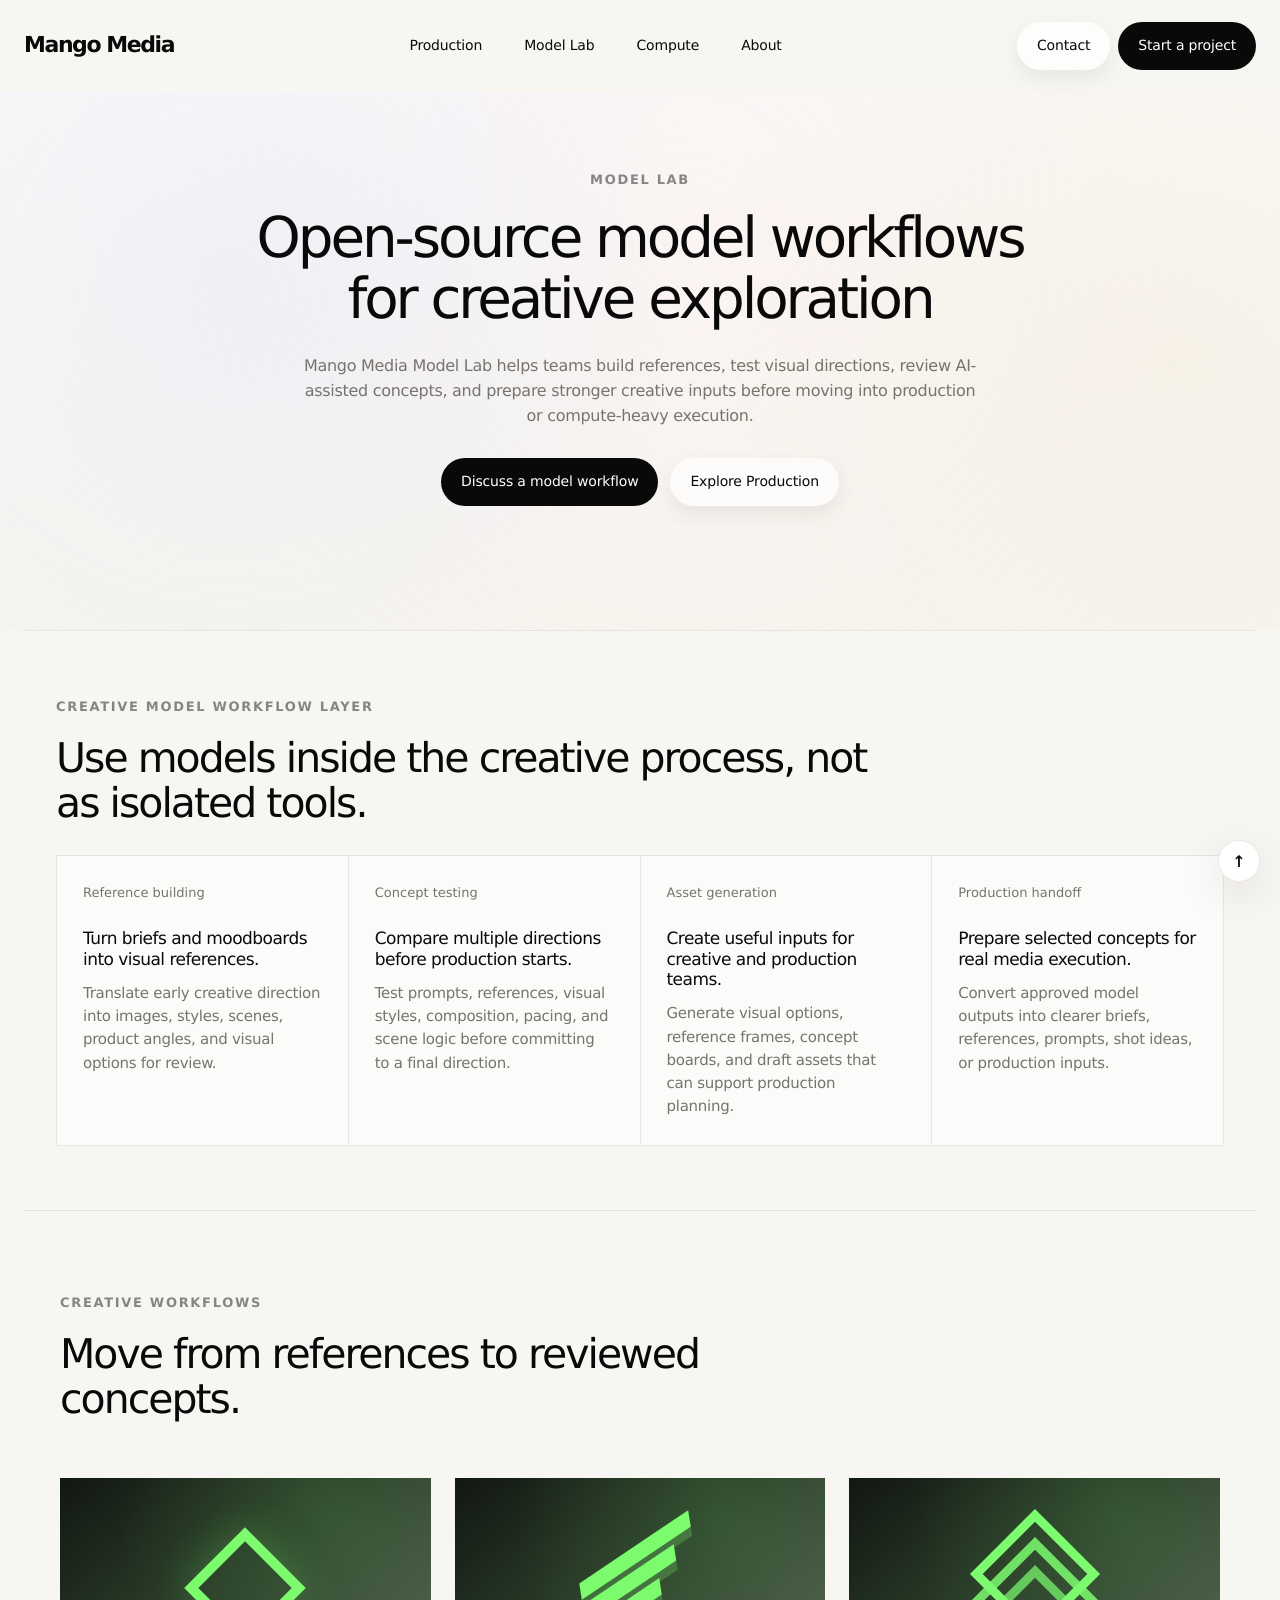
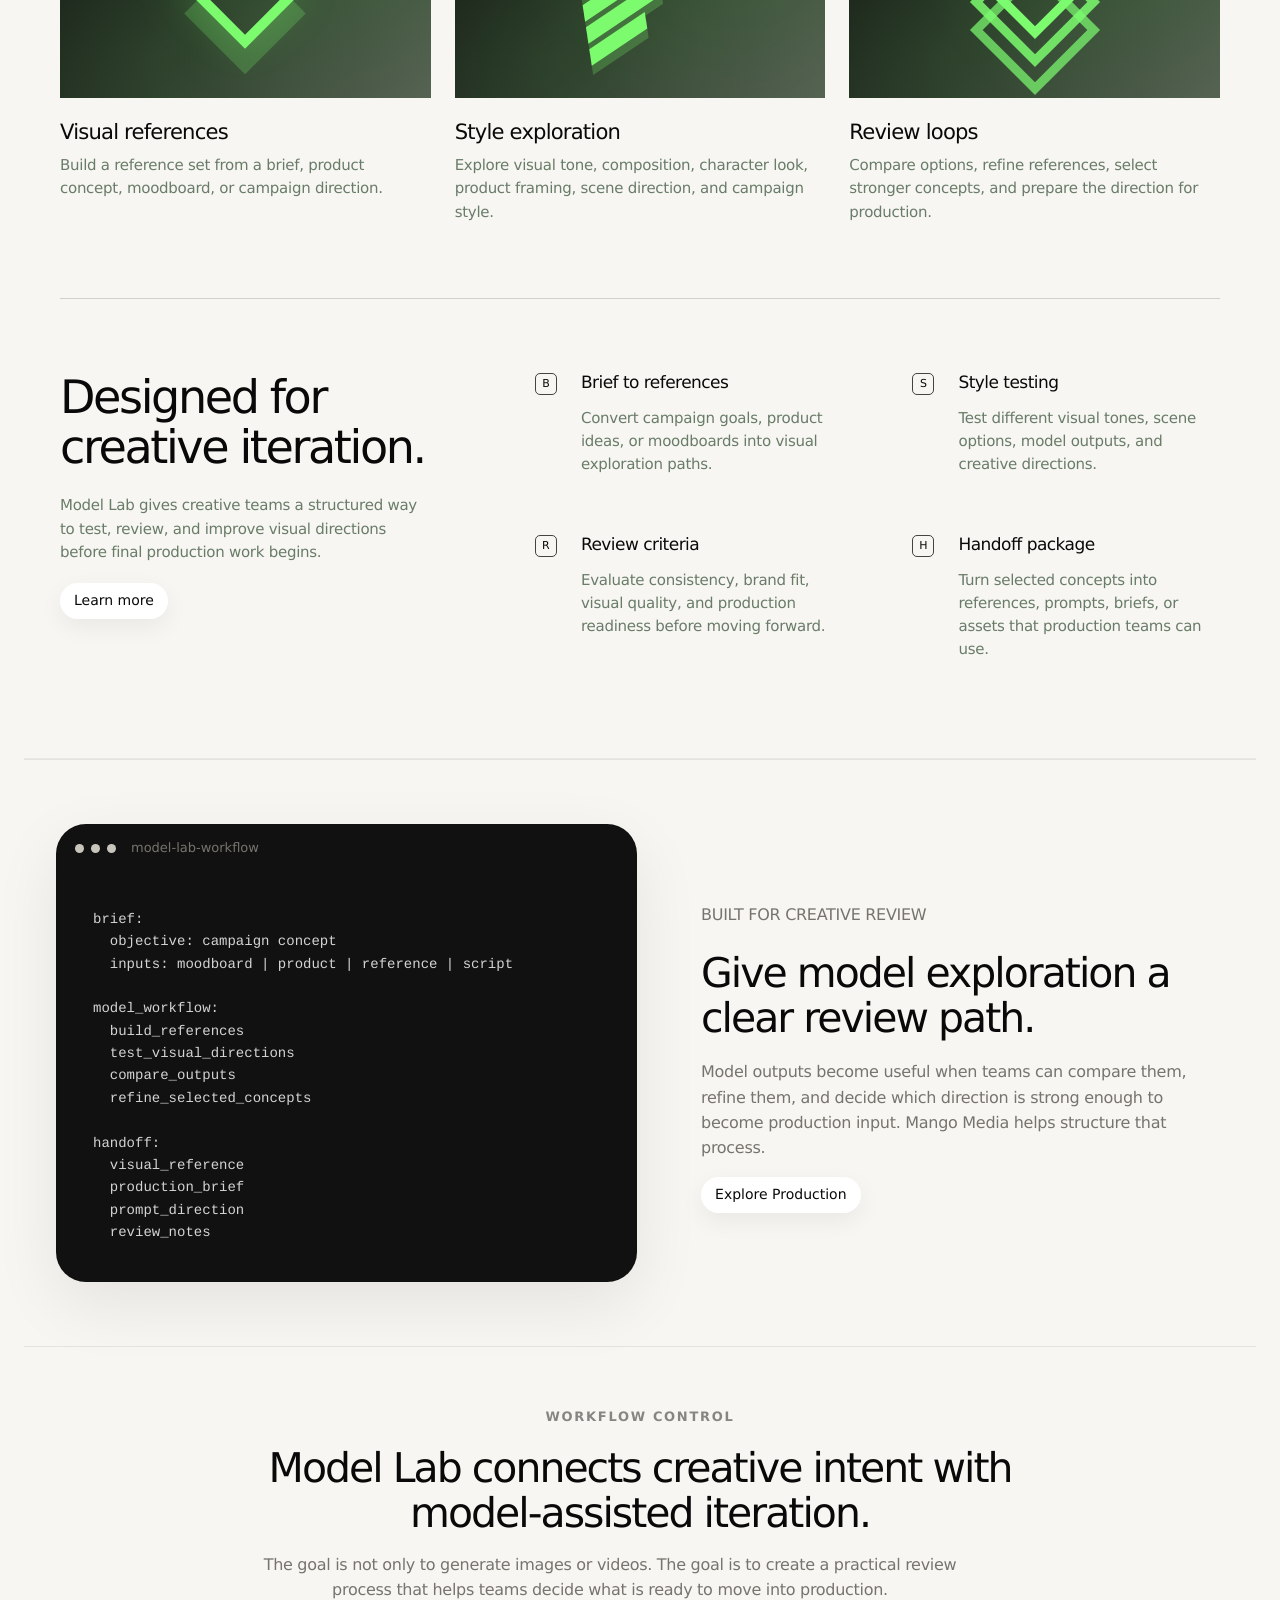
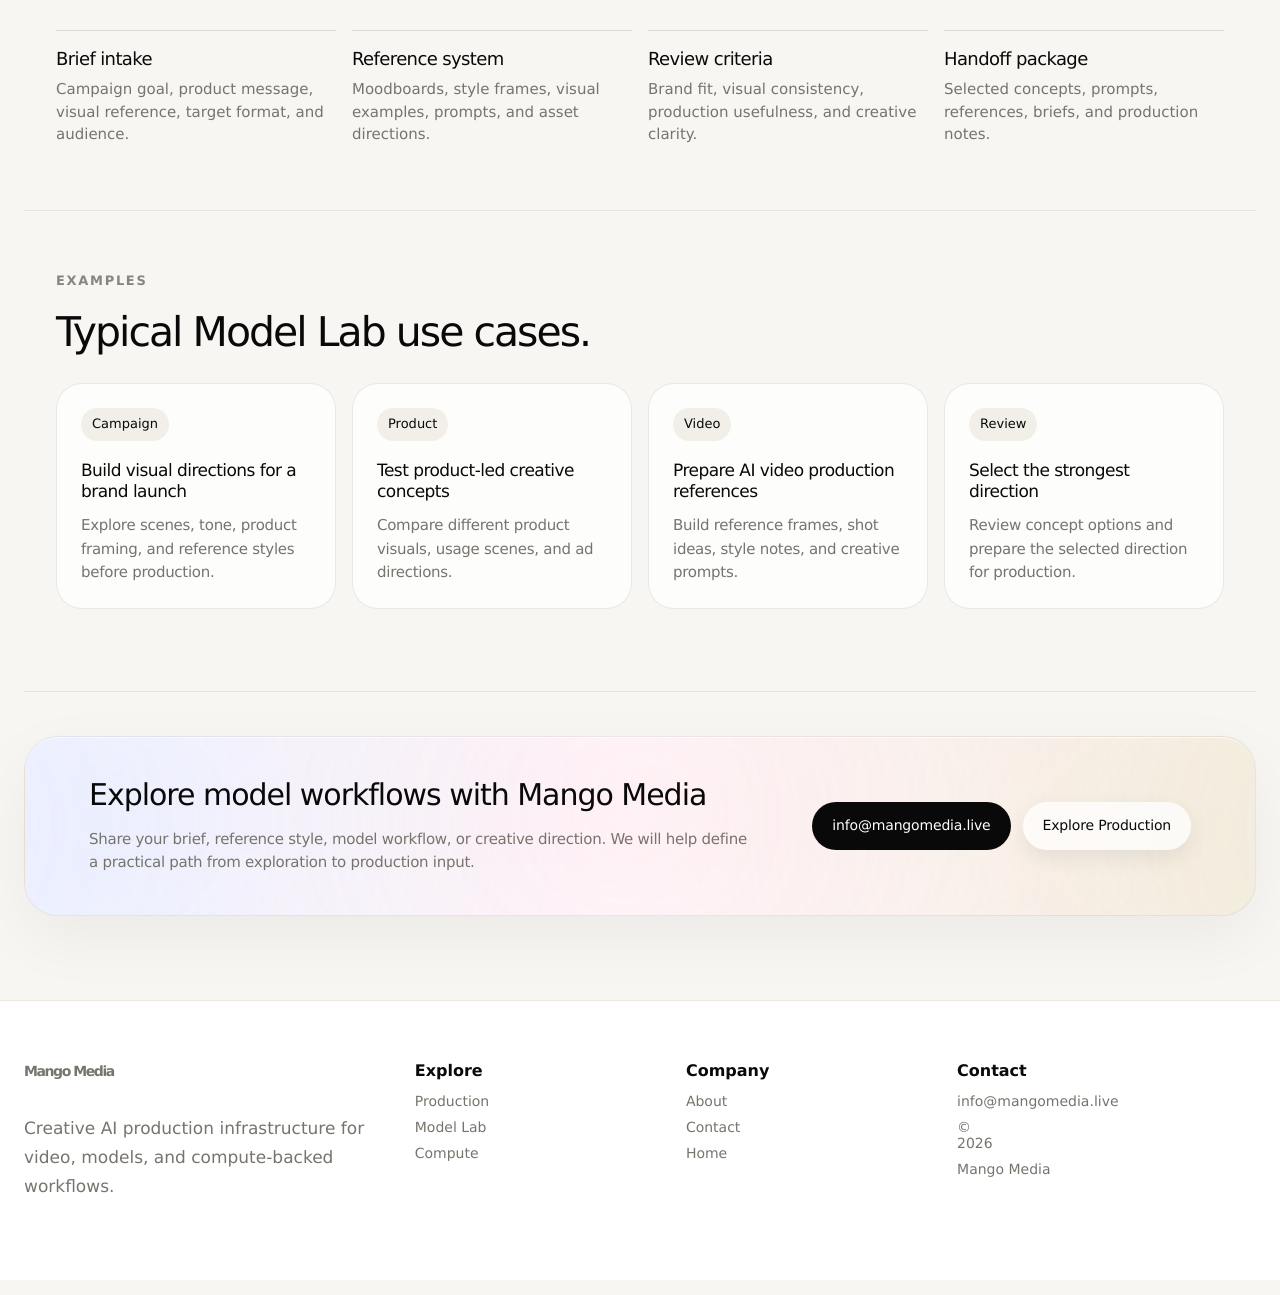
<file: models.html>
<!doctype html>
<html lang="en">
<head>
  <meta charset="utf-8" />
  <meta name="viewport" content="width=device-width, initial-scale=1" />

  <title>Model Lab | Mango Media</title>
  <meta
    name="description"
    content="Mango Media Model Lab helps teams use open-source model workflows to build references, test creative directions, review AI-assisted concepts, and prepare production inputs."
  />

  <meta property="og:title" content="Model Lab | Mango Media" />
  <meta
    property="og:description"
    content="Open-source model workflows for creative exploration, reference building, concept testing, review cycles, and production handoff."
  />
  <meta property="og:type" content="website" />
  <meta property="og:url" content="https://mangomedia.live/models.html" />
  <meta name="theme-color" content="#fbfaf7" />

  <link rel="stylesheet" href="./mango-soft-lsf-style-v5.css?v=20260709-v7" />
  <link rel="stylesheet" href="./mango-lsf-override.css?v=20260709-v1" />
<link rel="stylesheet" href="./mango-content.css?v=20260717-model-lab-content1" />
</head>

<body>
  <header class="site-header">
    <a class="logo" href="/" aria-label="Mango Media home">
      <span class="logo-symbol">M</span>
      <span>Mango Media</span>
    </a>

    <nav class="nav" aria-label="Main navigation">
      <a href="/production.html">Production</a>
      <a href="/models.html">Model Lab</a>
      <a href="/compute.html">Compute</a>
      <a href="/about.html">About</a>
    </nav>

    <div class="header-actions">
      <a class="soft-btn" href="mailto:info@mangomedia.live">Contact</a>
      <a class="dark-btn" href="mailto:info@mangomedia.live">Start a project</a>
    </div>
  </header>

  <main id="top">
    <section class="model-modal-hero">
      <div class="model-modal-hero-inner">
        <p class="eyebrow">Model Lab</p>

        <h1>Open-source model workflows for creative exploration</h1>

        <p>
          Mango Media Model Lab helps teams build references, test visual directions,
          review AI-assisted concepts, and prepare stronger creative inputs before
          moving into production or compute-heavy execution.
        </p>

        <div class="hero-actions model-modal-actions">
          <a class="dark-btn large" href="mailto:info@mangomedia.live">
            Discuss a model workflow
          </a>
          <a class="soft-btn large" href="/production.html">
            Explore Production
          </a>
        </div>
      </div>
    </section>

    <section class="section model-modal-cloud">
      <div class="model-modal-section-title">
        <p class="eyebrow">Creative model workflow layer</p>
        <h2>Use models inside the creative process, not as isolated tools.</h2>
      </div>

      <div class="model-modal-feature-grid">
        <article class="model-modal-feature-card">
          <span>Reference building</span>
          <h3>Turn briefs and moodboards into visual references.</h3>
          <p>
            Translate early creative direction into images, styles, scenes, product
            angles, and visual options for review.
          </p>
        </article>

        <article class="model-modal-feature-card">
          <span>Concept testing</span>
          <h3>Compare multiple directions before production starts.</h3>
          <p>
            Test prompts, references, visual styles, composition, pacing, and scene
            logic before committing to a final direction.
          </p>
        </article>

        <article class="model-modal-feature-card">
          <span>Asset generation</span>
          <h3>Create useful inputs for creative and production teams.</h3>
          <p>
            Generate visual options, reference frames, concept boards, and draft
            assets that can support production planning.
          </p>
        </article>

        <article class="model-modal-feature-card">
          <span>Production handoff</span>
          <h3>Prepare selected concepts for real media execution.</h3>
          <p>
            Convert approved model outputs into clearer briefs, references, prompts,
            shot ideas, or production inputs.
          </p>
        </article>
      </div>
    </section>

    <section class="section model-workload-showcase">
      <div class="model-workload-inner">
        <div class="model-workload-heading">
          <p class="eyebrow">Creative workflows</p>
          <h2>Move from references to reviewed concepts.</h2>
        </div>

        <div class="model-workload-visual-grid">
          <article class="model-workload-visual-card">
            <div class="model-workload-visual visual-dark">
              <div class="model-icon-cube"></div>
            </div>

            <h3>Visual references</h3>
            <p>
              Build a reference set from a brief, product concept, moodboard, or
              campaign direction.
            </p>
          </article>

          <article class="model-workload-visual-card">
            <div class="model-workload-visual">
              <div class="model-icon-steps">
                <span></span>
                <span></span>
                <span></span>
                <span></span>
              </div>
            </div>

            <h3>Style exploration</h3>
            <p>
              Explore visual tone, composition, character look, product framing,
              scene direction, and campaign style.
            </p>
          </article>

          <article class="model-workload-visual-card">
            <div class="model-workload-visual">
              <div class="model-icon-layers">
                <span></span>
                <span></span>
                <span></span>
              </div>
            </div>

            <h3>Review loops</h3>
            <p>
              Compare options, refine references, select stronger concepts, and
              prepare the direction for production.
            </p>
          </article>
        </div>

        <div class="model-workload-divider"></div>

        <div class="model-inference-showcase">
          <div class="model-inference-copy">
            <h2>Designed for creative iteration.</h2>
            <p>
              Model Lab gives creative teams a structured way to test, review, and
              improve visual directions before final production work begins.
            </p>
            <a class="card-link" href="mailto:info@mangomedia.live">Learn more</a>
          </div>

          <div class="model-inference-feature-grid">
            <article>
              <span class="model-feature-icon">B</span>
              <div>
                <h3>Brief to references</h3>
                <p>
                  Convert campaign goals, product ideas, or moodboards into visual
                  exploration paths.
                </p>
              </div>
            </article>

            <article>
              <span class="model-feature-icon">S</span>
              <div>
                <h3>Style testing</h3>
                <p>
                  Test different visual tones, scene options, model outputs, and
                  creative directions.
                </p>
              </div>
            </article>

            <article>
              <span class="model-feature-icon">R</span>
              <div>
                <h3>Review criteria</h3>
                <p>
                  Evaluate consistency, brand fit, visual quality, and production
                  readiness before moving forward.
                </p>
              </div>
            </article>

            <article>
              <span class="model-feature-icon">H</span>
              <div>
                <h3>Handoff package</h3>
                <p>
                  Turn selected concepts into references, prompts, briefs, or assets
                  that production teams can use.
                </p>
              </div>
            </article>
          </div>
        </div>
      </div>
    </section>

    <section class="section model-modal-deep-section">
      <div class="model-modal-deep-grid reverse">
        <div class="model-modal-code-panel">
          <div class="workspace-top">
            <span></span>
            <span></span>
            <span></span>
            <strong>model-lab-workflow</strong>
          </div>

          <pre><code>brief:
  objective: campaign concept
  inputs: moodboard | product | reference | script

model_workflow:
  build_references
  test_visual_directions
  compare_outputs
  refine_selected_concepts

handoff:
  visual_reference
  production_brief
  prompt_direction
  review_notes</code></pre>
        </div>

        <div>
          <p class="eyebrow">Built for creative review</p>
          <h2>Give model exploration a clear review path.</h2>
          <p>
            Model outputs become useful when teams can compare them, refine them,
            and decide which direction is strong enough to become production input.
            Mango Media helps structure that process.
          </p>
          <a class="card-link" href="/production.html">Explore Production</a>
        </div>
      </div>
    </section>

    <section class="section model-modal-infra">
      <div class="model-modal-section-title centered-home">
        <p class="eyebrow">Workflow control</p>
        <h2>Model Lab connects creative intent with model-assisted iteration.</h2>
        <p>
          The goal is not only to generate images or videos. The goal is to create
          a practical review process that helps teams decide what is ready to move
          into production.
        </p>
      </div>

      <div class="model-modal-infra-grid">
        <article>
          <strong>Brief intake</strong>
          <span>Campaign goal, product message, visual reference, target format, and audience.</span>
        </article>

        <article>
          <strong>Reference system</strong>
          <span>Moodboards, style frames, visual examples, prompts, and asset directions.</span>
        </article>

        <article>
          <strong>Review criteria</strong>
          <span>Brand fit, visual consistency, production usefulness, and creative clarity.</span>
        </article>

        <article>
          <strong>Handoff package</strong>
          <span>Selected concepts, prompts, references, briefs, and production notes.</span>
        </article>
      </div>
    </section>

    <section class="section model-modal-examples">
      <div class="model-modal-section-title">
        <p class="eyebrow">Examples</p>
        <h2>Typical Model Lab use cases.</h2>
      </div>

      <div class="model-modal-example-grid">
        <article>
          <span>Campaign</span>
          <h3>Build visual directions for a brand launch</h3>
          <p>
            Explore scenes, tone, product framing, and reference styles before production.
          </p>
        </article>

        <article>
          <span>Product</span>
          <h3>Test product-led creative concepts</h3>
          <p>
            Compare different product visuals, usage scenes, and ad directions.
          </p>
        </article>

        <article>
          <span>Video</span>
          <h3>Prepare AI video production references</h3>
          <p>
            Build reference frames, shot ideas, style notes, and creative prompts.
          </p>
        </article>

        <article>
          <span>Review</span>
          <h3>Select the strongest direction</h3>
          <p>
            Review concept options and prepare the selected direction for production.
          </p>
        </article>
      </div>
    </section>

    <section id="contact" class="section final-cta model-page-cta">
      <div class="container">
        <div class="cta-box">
          <h2>Explore model workflows with Mango Media</h2>

          <p>
            Share your brief, reference style, model workflow, or creative direction.
            We will help define a practical path from exploration to production input.
          </p>

          <div class="hero-actions">
            <a class="dark-btn large" href="mailto:info@mangomedia.live">
              info@mangomedia.live
            </a>
            <a class="soft-btn large" href="/production.html">Explore Production</a>
          </div>
        </div>
      </div>
    </section>
  </main>

  <footer class="footer">
    <div class="container footer-grid">
      <div>
        <a class="logo footer-logo" href="/">
          <span class="logo-symbol">M</span>
          <span>Mango Media</span>
        </a>
        <p>
          Creative AI production infrastructure for video, models, and compute-backed workflows.
        </p>
      </div>

      <div>
        <strong>Explore</strong>
        <a href="/production.html">Production</a>
        <a href="/models.html">Model Lab</a>
        <a href="/compute.html">Compute</a>
      </div>

      <div>
        <strong>Company</strong>
        <a href="/about.html">About</a>
        <a href="mailto:info@mangomedia.live">Contact</a>
        <a href="/">Home</a>
      </div>

      <div>
        <strong>Contact</strong>
        <a href="mailto:info@mangomedia.live">info@mangomedia.live</a>
        <span>© <span id="year"></span> Mango Media</span>
      </div>
    </div>
  </footer>

  <a class="back-top" href="#top" aria-label="Back to top">↑</a>

  <script>
    document.getElementById("year").textContent = new Date().getFullYear();
  </script>
</body>
</html>
</file>
<file: mango-soft-lsf-style-v5.css>
:root {
  --bg: #fbfaf7;
  --paper: #ffffff;
  --text: #050505;
  --muted: #77746e;
  --line: #ebe8df;
  --blue: #e8edff;
  --pink: #fff1f1;
  --cream: #fbf5df;
  --mango: #ffb020;
  --orange: #ff8a1f;
  --shadow: 0 22px 72px rgba(16, 24, 40, 0.07);
  --radius: 28px;
  font-family: Inter, "Helvetica Neue", Arial, ui-sans-serif, system-ui, -apple-system, BlinkMacSystemFont, "Segoe UI", sans-serif;
}

* { box-sizing: border-box; }

html { scroll-behavior: smooth; }

body {
  margin: 0;
  color: var(--text);
  background: #fff;
  font-family: Inter, "Helvetica Neue", Arial, ui-sans-serif, system-ui, -apple-system, BlinkMacSystemFont, "Segoe UI", sans-serif;
  -webkit-font-smoothing: antialiased;
  text-rendering: geometricPrecision;
}

a { color: inherit; text-decoration: none; }

.container {
  width: min(1240px, calc(100% - 40px));
  margin: 0 auto;
}

.site-header {
  position: sticky;
  top: 0;
  z-index: 50;
  height: 100px;
  display: grid;
  grid-template-columns: 1fr auto 1fr;
  align-items: center;
  gap: 24px;
  padding: 0 34px;
  border-bottom: 1px solid rgba(235, 232, 223, 0.72);
  background: rgba(251, 250, 247, 0.92);
  backdrop-filter: blur(18px);
}

.logo {
  display: inline-flex;
  align-items: center;
  gap: 8px;
  justify-self: start;
  color: #050505;
  font-size: 24px;
  font-weight: 760;
  letter-spacing: -0.065em;
}

.logo-symbol { display: none; }

.nav {
  display: flex;
  align-items: center;
  justify-content: center;
  gap: 50px;
  color: #111;
  font-size: 17px;
  font-weight: 520;
  letter-spacing: -0.02em;
}

.nav a:hover { color: #57524c; }

.header-actions {
  justify-self: end;
  display: flex;
  align-items: center;
  gap: 14px;
}

.soft-btn,
.dark-btn,
.outline-btn {
  display: inline-flex;
  align-items: center;
  justify-content: center;
  min-height: 54px;
  padding: 0 26px;
  border-radius: 999px;
  font-size: 17px;
  font-weight: 650;
  letter-spacing: -0.025em;
  transition: transform .2s ease, box-shadow .2s ease, background .2s ease;
}

.soft-btn,
.outline-btn {
  color: #111;
  background: rgba(255, 255, 255, .74);
  box-shadow: 0 14px 42px rgba(16, 24, 40, .045);
}

.dark-btn {
  color: #fff;
  background: #050505;
  box-shadow: 0 14px 42px rgba(16, 24, 40, .13);
}

.dark-btn.large,
.soft-btn.large {
  min-height: 58px;
  padding: 0 30px;
}

.soft-btn:hover,
.dark-btn:hover,
.outline-btn:hover {
  transform: translateY(-2px);
}

.hero {
  position: relative;
  min-height: 570px;
  display: grid;
  align-items: center;
  overflow: hidden;
  border-bottom: 1px solid rgba(235, 232, 223, .66);
  background: #f8f7f1;
}

.hero-wash {
  position: absolute;
  inset: 0;
  background:
    radial-gradient(ellipse at 10% 26%, rgba(222, 229, 255, .86) 0%, rgba(232, 237, 255, .56) 20%, rgba(244, 246, 255, .18) 44%, transparent 67%),
    radial-gradient(ellipse at 53% 18%, rgba(255, 232, 231, .56) 0%, rgba(255, 241, 239, .34) 24%, rgba(255, 248, 246, .12) 46%, transparent 68%),
    radial-gradient(ellipse at 91% 26%, rgba(255, 244, 211, .92) 0%, rgba(255, 248, 226, .58) 24%, rgba(255, 251, 240, .18) 48%, transparent 71%),
    linear-gradient(180deg, #fdfdff 0%, #fbfaf6 56%, #f7f6ef 100%);
}

.hero-wash::before {
  content: "";
  position: absolute;
  inset: -30%;
  background:
    radial-gradient(ellipse at 13% 28%, rgba(174, 192, 255, .22), transparent 34%),
    radial-gradient(ellipse at 52% 16%, rgba(255, 184, 180, .14), transparent 34%),
    radial-gradient(ellipse at 90% 24%, rgba(255, 224, 135, .24), transparent 33%);
  filter: blur(96px);
  opacity: .8;
}

.hero-wash::after {
  content: "";
  position: absolute;
  inset: 0;
  background:
    linear-gradient(180deg, rgba(255,255,255,.44) 0%, rgba(255,255,255,.24) 46%, rgba(247,246,239,.72) 100%),
    radial-gradient(ellipse at 50% 76%, rgba(255,255,255,.30), transparent 50%);
}

.hero-inner {
  position: relative;
  z-index: 1;
  text-align: center;
  padding: 78px 0 88px;
}

.eyebrow {
  margin: 0 0 22px;
  color: rgba(0, 0, 0, .46);
  font-size: 13px;
  line-height: 1;
  font-weight: 650;
  letter-spacing: .13em;
  text-transform: uppercase;
}

h1, h2, h3, p { margin-top: 0; }

h1 {
  max-width: 980px;
  margin: 0 auto 24px;
  font-size: clamp(46px, 5.1vw, 72px);
  line-height: 1.03;
  letter-spacing: -0.065em;
  font-weight: 500;
}

h2 {
  margin-bottom: 20px;
  font-size: clamp(34px, 4vw, 58px);
  line-height: 1.06;
  letter-spacing: -0.056em;
  font-weight: 520;
}

h3 {
  margin-bottom: 12px;
  font-size: 24px;
  letter-spacing: -0.04em;
  font-weight: 620;
}

p {
  color: var(--muted);
  font-size: 17px;
  line-height: 1.72;
}

.lead {
  max-width: 860px;
  margin: 0 auto;
  color: #7a756e;
  font-size: clamp(16px, 1.65vw, 22px);
  line-height: 1.5;
  letter-spacing: -0.022em;
  font-weight: 400;
}

.hero-actions {
  display: flex;
  flex-wrap: wrap;
  justify-content: center;
  gap: 14px;
  margin-top: 34px;
}

.tabs-section {
  background: #f8f7f2;
  border-bottom: 1px solid rgba(235, 232, 223, 0.9);
}

.tab-row {
  display: flex;
  justify-content: center;
  gap: 36px;
  padding: 22px 0;
}

.tab-row a {
  padding: 14px 24px;
  border-radius: 999px;
  color: #77746e;
  font-size: 17px;
  font-weight: 520;
  letter-spacing: -0.02em;
}

.tab-row a.active {
  color: #111;
  background: #fff;
  box-shadow: 0 18px 50px rgba(16, 24, 40, .065);
}

.section {
  padding: 90px 0;
  background: #fff;
}

.soft-section,
.workflow-section {
  background: linear-gradient(180deg, #f8f7f2, #fff);
  border-top: 1px solid rgba(235,232,223,.78);
  border-bottom: 1px solid rgba(235,232,223,.78);
}

.section-title {
  max-width: 920px;
  margin-bottom: 40px;
}

.section-title.compact {
  max-width: 600px;
  margin-bottom: 0;
}

.feature-layout,
.workflow-grid,
.two-column {
  display: grid;
  grid-template-columns: .95fr 1.05fr;
  gap: 28px;
  align-items: center;
}

.large-card {
  min-height: 430px;
  padding: 40px;
  border-radius: var(--radius);
  background:
    radial-gradient(circle at 82% 16%, rgba(255, 235, 190, .46), transparent 14rem),
    linear-gradient(135deg, #ffffff 0%, #f7f7f4 100%);
  border: 1px solid var(--line);
  box-shadow: var(--shadow);
}

.card-kicker {
  color: #111;
  font-weight: 650;
  letter-spacing: .12em;
  text-transform: uppercase;
  font-size: 13px;
}

.large-card h3 {
  max-width: 560px;
  font-size: clamp(36px, 4vw, 56px);
  line-height: 1.06;
  font-weight: 520;
}

.stacked-cards,
.model-panel,
.workflow-board,
.tech-stack {
  display: grid;
  gap: 16px;
}

.mini-card,
.api-feature-grid article,
.application-grid article,
.tech-stack div,
.model-panel div,
.board-row,
.code-card,
.cta-box {
  border: 1px solid var(--line);
  border-radius: 26px;
  background: rgba(255,255,255,.92);
  box-shadow: 0 16px 60px rgba(16,24,40,.052);
}

.mini-card,
.model-panel div,
.tech-stack div {
  padding: 26px;
}

.number {
  display: inline-flex;
  align-items: center;
  justify-content: center;
  min-width: 44px;
  height: 44px;
  margin-bottom: 20px;
  padding: 0 12px;
  border-radius: 14px;
  color: #111;
  background: #f5f1e7;
  font-size: 13px;
  font-weight: 650;
}

.model-panel strong,
.model-panel span,
.tech-stack strong,
.tech-stack span {
  display: block;
}

.model-panel span,
.tech-stack span {
  margin-top: 8px;
  color: var(--muted);
  line-height: 1.65;
}

.board-row {
  display: grid;
  grid-template-columns: 64px 1fr;
  gap: 18px;
  padding: 24px;
}

.board-row.active {
  background:
    radial-gradient(circle at 90% 20%, rgba(255, 240, 190, .32), transparent 16rem),
    #fff;
}

.board-row > span {
  display: grid;
  place-items: center;
  width: 50px;
  height: 50px;
  border-radius: 16px;
  color: #111;
  background: #f5f1e7;
  font-weight: 650;
}

.board-row strong { display: block; margin-bottom: 7px; }
.board-row p { margin-bottom: 0; font-size: 15.5px; }

.api-section {
  background:
    radial-gradient(circle at 8% 16%, rgba(205, 216, 255, .28), transparent 26rem),
    radial-gradient(circle at 82% 20%, rgba(255, 238, 178, .28), transparent 28rem),
    #fff;
}

.api-heading {
  display: flex;
  justify-content: space-between;
  align-items: end;
  gap: 22px;
  margin-bottom: 34px;
}

.api-heading h2 { max-width: 780px; }

.api-grid {
  display: grid;
  grid-template-columns: 1.04fr .96fr;
  gap: 24px;
  align-items: stretch;
}

.code-card {
  overflow: hidden;
  background: #111;
  border-color: #242424;
  box-shadow: 0 24px 80px rgba(16, 24, 40, .16);
}

.code-top {
  display: flex;
  align-items: center;
  gap: 8px;
  padding: 16px 18px;
  border-bottom: 1px solid rgba(255,255,255,.10);
  color: #e6e6e6;
}

.code-top span {
  width: 11px;
  height: 11px;
  border-radius: 50%;
  background: #555;
}

.code-top span:first-child { background: #ff6b6b; }
.code-top span:nth-child(2) { background: #ffbf3f; }
.code-top span:nth-child(3) { background: #42c7ff; }

.code-top strong {
  margin-left: 8px;
  font-size: 13px;
}

pre {
  margin: 0;
  padding: 26px;
  overflow: auto;
  color: #f2f2f2;
  font-size: 14px;
  line-height: 1.75;
}

code { font-family: "SFMono-Regular", Consolas, "Liberation Mono", monospace; }

.api-feature-grid {
  display: grid;
  grid-template-columns: 1fr 1fr;
  gap: 14px;
}

.api-feature-grid article { padding: 24px; }
.api-feature-grid h3 { font-size: 20px; }
.api-feature-grid p { margin-bottom: 0; font-size: 15px; }

.application-grid {
  display: grid;
  grid-template-columns: repeat(3, 1fr);
  gap: 18px;
}

.application-grid article {
  min-height: 170px;
  padding: 26px;
}

.application-grid span {
  display: block;
  margin-bottom: 18px;
  color: #77746e;
  font-size: 13px;
  font-weight: 650;
  text-transform: uppercase;
  letter-spacing: .08em;
}

.application-grid p {
  margin-bottom: 0;
  font-size: 15px;
}

.final-cta { padding-bottom: 72px; }

.cta-box {
  padding: 54px;
  background:
    radial-gradient(circle at 18% 26%, rgba(205, 216, 255, .30), transparent 22rem),
    radial-gradient(circle at 78% 24%, rgba(255, 238, 178, .34), transparent 23rem),
    linear-gradient(135deg, #fff, #f8f7f2);
}

.cta-box h2 { max-width: 820px; }
.cta-box p { max-width: 760px; }

.footer {
  padding: 60px 0;
  border-top: 1px solid var(--line);
  background: white;
}

.footer-grid {
  display: grid;
  grid-template-columns: 1.5fr 1fr 1fr 1.25fr;
  gap: 32px;
}

.footer p {
  max-width: 360px;
  margin-top: 16px;
}

.footer strong,
.footer a,
.footer span { display: block; }

.footer strong { margin-bottom: 14px; }

.footer a,
.footer span {
  margin-bottom: 10px;
  color: var(--muted);
  font-size: 14px;
}

.back-top {
  position: fixed;
  right: 20px;
  bottom: 18px;
  display: grid;
  place-items: center;
  width: 42px;
  height: 42px;
  border: 1px solid var(--line);
  border-radius: 999px;
  background: white;
  box-shadow: 0 12px 40px rgba(16,24,40,.10);
  color: #111;
  font-weight: 650;
}

@media (max-width: 1060px) {
  .site-header {
    grid-template-columns: 1fr auto;
  }
  .nav {
    display: none;
  }
  .hero {
    min-height: 540px;
  }
  .feature-layout,
  .workflow-grid,
  .two-column,
  .api-grid {
    grid-template-columns: 1fr;
  }
  .section-title.compact { margin-bottom: 24px; }
  .application-grid { grid-template-columns: 1fr 1fr; }
  .footer-grid { grid-template-columns: 1fr 1fr; }
}

@media (max-width: 680px) {
  .container { width: min(100% - 28px, 1240px); }
  .site-header {
    height: 78px;
    padding: 0 16px;
  }
  .logo {
    font-size: 21px;
  }
  .soft-btn:not(.large) { display: none; }
  .dark-btn {
    min-height: 46px;
    padding: 0 17px;
    font-size: 15px;
  }
  .hero {
    min-height: 520px;
  }
  .hero-inner {
    padding: 68px 0 78px;
  }
  h1 {
    font-size: 40px;
    letter-spacing: -.055em;
    font-weight: 500;
  }
  h2 { font-size: 35px; }
  .lead { font-size: 18px; }
  .hero-actions,
  .hero-actions a { width: 100%; }
  .tab-row {
    justify-content: flex-start;
    gap: 8px;
    overflow-x: auto;
    padding: 18px 0;
  }
  .tab-row a {
    white-space: nowrap;
    font-size: 15px;
    padding: 12px 16px;
  }
  .section { padding: 64px 0; }
  .api-heading { display: block; }
  .api-feature-grid,
  .application-grid,
  .footer-grid { grid-template-columns: 1fr; }
  .large-card,
  .cta-box { padding: 28px; }
  pre { font-size: 12px; }
}
</file>
<file: mango-lsf-override.css>
/* Light Speed Future reference override layer for Mango Media */
:root {
  --paper: #f7f6f2;
  --white: #ffffff;
  --ink: #090909;
  --muted: #77746d;
  --line-soft: rgba(9, 9, 9, 0.08);
}

body {
  background: #f7f6f2 !important;
  color: var(--ink) !important;
  font-family: Inter, ui-sans-serif, system-ui, -apple-system, BlinkMacSystemFont, "Segoe UI", sans-serif !important;
}

.site-header {
  position: sticky !important;
  top: 0 !important;
  z-index: 100 !important;
  width: min(1400px, calc(100% - 48px)) !important;
  height: auto !important;
  margin: 0 auto !important;
  display: grid !important;
  grid-template-columns: auto 1fr auto !important;
  align-items: center !important;
  gap: 28px !important;
  padding: 22px 0 !important;
  border-bottom: 0 !important;
  background: rgba(247, 246, 242, 0.86) !important;
  backdrop-filter: blur(20px) !important;
  box-shadow: none !important;
}

.logo {
  display: inline-flex !important;
  align-items: center !important;
  gap: 8px !important;
  color: var(--ink) !important;
  font-size: 22px !important;
  font-weight: 760 !important;
  line-height: 1 !important;
  letter-spacing: -0.065em !important;
  white-space: nowrap !important;
}

.logo-symbol {
  display: none !important;
}

.nav {
  display: flex !important;
  justify-content: center !important;
  align-items: center !important;
  gap: 8px !important;
  color: var(--ink) !important;
  font-size: 14px !important;
  font-weight: 400 !important;
  letter-spacing: -0.012em !important;
}

.nav a {
  border-radius: 999px !important;
  padding: 11px 17px !important;
  background: transparent !important;
  transition: background 160ms ease, box-shadow 160ms ease, transform 160ms ease !important;
}

.nav a:hover {
  color: var(--ink) !important;
  background: rgba(9, 9, 9, 0.055) !important;
}

.header-actions {
  justify-self: end !important;
  gap: 8px !important;
}

.soft-btn,
.dark-btn,
.outline-btn {
  min-height: 48px !important;
  padding: 12px 20px !important;
  border-radius: 999px !important;
  border: 0 !important;
  font-size: 14px !important;
  font-weight: 400 !important;
  line-height: 1 !important;
  letter-spacing: -0.012em !important;
}

.soft-btn,
.outline-btn {
  color: var(--ink) !important;
  background: rgba(255, 255, 255, 0.72) !important;
  box-shadow: 0 8px 22px rgba(9, 9, 9, 0.07) !important;
}

.dark-btn {
  color: #ffffff !important;
  background: var(--ink) !important;
  box-shadow: none !important;
}

.dark-btn.large,
.soft-btn.large {
  min-height: 48px !important;
  padding: 12px 20px !important;
}

.hero {
  position: relative !important;
  width: min(1400px, calc(100% - 48px)) !important;
  min-height: 0 !important;
  margin: 0 auto !important;
  padding: 92px 0 54px !important;
  border: 0 !important;
  border-radius: 0 !important;
  background: transparent !important;
  box-shadow: none !important;
  overflow: visible !important;
  isolation: isolate !important;
  text-align: center !important;
}

.hero-wash {
  position: absolute !important;
  top: 0 !important;
  bottom: 0 !important;
  left: 50% !important;
  right: auto !important;
  width: 100vw !important;
  transform: translateX(-50%) !important;
  z-index: 0 !important;
  pointer-events: none !important;
  background:
    radial-gradient(circle at 12% 18%, rgba(49, 92, 255, 0.13), transparent 24rem),
    radial-gradient(circle at 58% 18%, rgba(255, 205, 222, 0.18), transparent 24rem),
    radial-gradient(circle at 92% 58%, rgba(232, 213, 180, 0.22), transparent 22rem),
    linear-gradient(135deg, #ffffff 0%, #f7f6f2 48%, #efede5 100%) !important;
}

.hero-wash::before {
  content: "" !important;
  position: absolute !important;
  inset: 0 !important;
  background:
    radial-gradient(circle at 30% 34%, rgba(180, 196, 255, 0.22), transparent 22rem),
    radial-gradient(circle at 66% 28%, rgba(255, 218, 230, 0.18), transparent 22rem) !important;
  filter: blur(10px) !important;
  opacity: 1 !important;
  pointer-events: none !important;
}

.hero-wash::after {
  display: none !important;
}

.hero-inner {
  position: relative !important;
  z-index: 1 !important;
  width: 100% !important;
  max-width: none !important;
  padding: 0 !important;
  text-align: center !important;
}

.hero .eyebrow {
  display: none !important;
}

.hero h1 {
  max-width: 780px !important;
  margin: 0 auto 24px !important;
  color: var(--ink) !important;
  font-size: clamp(30px, 4.2vw, 56px) !important;
  font-weight: 400 !important;
  line-height: 1.1 !important;
  letter-spacing: -0.044em !important;
}

.hero .lead {
  max-width: 680px !important;
  margin: 0 auto 28px !important;
  color: var(--muted) !important;
  font-size: clamp(16px, 1.35vw, 19px) !important;
  font-weight: 360 !important;
  line-height: 1.48 !important;
  letter-spacing: -0.018em !important;
}

.hero-actions {
  justify-content: center !important;
  flex-wrap: wrap !important;
  gap: 12px !important;
  margin-top: 0 !important;
  margin-bottom: 54px !important;
}

.tabs-section {
  background: rgba(247, 246, 242, 0.84) !important;
  border-bottom: 0 !important;
  backdrop-filter: blur(18px) !important;
}

.tabs-section .container {
  width: min(1400px, calc(100% - 48px)) !important;
}

.tab-row {
  justify-content: center !important;
  gap: 10px !important;
  padding: 14px 0 !important;
}

.tab-row a {
  border-radius: 999px !important;
  padding: 10px 15px !important;
  color: var(--muted) !important;
  font-size: 14px !important;
  font-weight: 400 !important;
  letter-spacing: -0.012em !important;
}

.tab-row a.active,
.tab-row a:hover {
  background: #ffffff !important;
  color: var(--ink) !important;
  box-shadow: 0 8px 24px rgba(9, 9, 9, 0.06) !important;
}

.section {
  width: min(1400px, calc(100% - 48px)) !important;
  margin: 0 auto !important;
  padding: 108px 0 !important;
  border-top: 1px solid var(--line-soft) !important;
  background: transparent !important;
}

.section-title,
.api-heading {
  margin-bottom: 44px !important;
}

.section-title h2,
.api-heading h2,
.cta-box h2,
.large-card h3 {
  font-size: clamp(21px, 2.2vw, 32px) !important;
  font-weight: 320 !important;
  line-height: 1.18 !important;
  letter-spacing: -0.034em !important;
}

.section-title p,
.api-heading p,
.card-kicker,
.application-grid span {
  color: var(--muted) !important;
  font-size: clamp(17px, 1.25vw, 20px) !important;
  font-weight: 360 !important;
  letter-spacing: -0.01em !important;
  text-transform: none !important;
}

.section-title > p:not(.eyebrow),
.section-title span,
.api-heading span,
.mini-card p,
.model-panel span,
.tech-stack span,
.application-grid p,
.board-row p,
.cta-box p {
  color: var(--muted) !important;
  font-size: clamp(15px, 1.18vw, 18px) !important;
  font-weight: 360 !important;
  line-height: 1.55 !important;
  letter-spacing: -0.018em !important;
}

.mini-card,
.model-panel div,
.tech-stack div,
.board-row,
.api-feature-grid article,
.application-grid article,
.cta-box {
  border: 1px solid var(--line-soft) !important;
  background: rgba(255, 255, 255, 0.72) !important;
  box-shadow: none !important;
}

@media (max-width: 1120px) {
  .site-header,
  .hero,
  .section,
  .tabs-section .container {
    width: min(100% - 32px, 1400px) !important;
  }

  .site-header {
    grid-template-columns: 1fr auto !important;
    row-gap: 10px !important;
    align-items: center !important;
  }

  .nav {
    grid-column: 1 / -1 !important;
    justify-content: flex-start !important;
    overflow-x: auto !important;
    padding: 8px 0 2px !important;
    scrollbar-width: none !important;
  }

  .nav::-webkit-scrollbar {
    display: none !important;
  }
}

@media (max-width: 720px) {
  .site-header,
  .hero,
  .section,
  .tabs-section .container {
    width: min(100% - 24px, 1400px) !important;
  }

  .logo {
    font-size: 20px !important;
  }

  .soft-btn:not(.large) {
    display: none !important;
  }

  .hero {
    padding: 58px 0 34px !important;
  }

  .hero h1 {
    max-width: 92% !important;
    font-size: clamp(30px, 9vw, 44px) !important;
    line-height: 1.08 !important;
  }

  .hero .lead {
    max-width: 92% !important;
    font-size: 16px !important;
    line-height: 1.5 !important;
  }

  .hero-actions {
    margin-bottom: 36px !important;
  }

  .dark-btn,
  .soft-btn,
  .outline-btn {
    min-height: 42px !important;
    padding: 10px 15px !important;
    font-size: 14px !important;
  }
}
</file>
<file: mango-content.css>
/* Mango Media content structure */

.centered-home {
  max-width: 780px;
  margin-left: auto;
  margin-right: auto;
  text-align: center;
}
.home-summary .centered-home {
  max-width: 1120px;
}

.home-summary .centered-home h2 {
  max-width: 1120px;
  margin-left: auto;
  margin-right: auto;
}

/* Capability cards */

.capability-grid {
  display: grid;
  grid-template-columns: repeat(3, minmax(0, 1fr));
  gap: 18px;
}

.capability-card,
.detail-card,
.detail-panel {
  border: 1px solid rgba(9, 9, 9, 0.08);
  border-radius: 28px;
  background: rgba(255, 255, 255, 0.72);
  padding: 26px;
}

.capability-card {
  min-height: 280px;
  display: flex;
  flex-direction: column;
}

.capability-card h3,
.detail-card h3,
.detail-panel h3 {
  margin: 0 0 12px;
  font-size: clamp(18px, 1.6vw, 24px);
  font-weight: 360;
  line-height: 1.18;
  letter-spacing: -0.032em;
}

.capability-card p,
.detail-card p,
.detail-panel p,
.detail-card li,
.detail-panel li {
  color: var(--muted, #77746d);
  font-size: clamp(15px, 1.08vw, 17px);
  font-weight: 360;
  line-height: 1.55;
  letter-spacing: -0.018em;
}

.card-link {
  width: fit-content;
  margin-top: auto;
  border-radius: 999px;
  padding: 10px 14px;
  color: #090909;
  background: #ffffff;
  box-shadow: 0 8px 24px rgba(9, 9, 9, 0.06);
  font-size: 14px;
}

/* Generic split layout */

.split-lite {
  display: grid;
  grid-template-columns: 0.9fr 0.8fr;
  gap: 56px;
  align-items: start;
}

/* Subpage layout */

.subpage-hero .hero-inner {
  padding: 72px 0 76px;
}

.subpage-hero h1 {
  max-width: 860px;
}

.detail-grid {
  display: grid;
  grid-template-columns: repeat(3, minmax(0, 1fr));
  gap: 18px;
}

.detail-grid.two {
  grid-template-columns: repeat(2, minmax(0, 1fr));
}

.detail-card ul,
.detail-panel ul {
  margin: 18px 0 0;
  padding-left: 18px;
}

.detail-card li,
.detail-panel li {
  margin-bottom: 8px;
}

.detail-panel {
  margin-top: 18px;
}

.back-link {
  display: inline-flex;
  width: fit-content;
  margin-bottom: 24px;
  border-radius: 999px;
  padding: 10px 14px;
  color: #090909;
  background: rgba(255, 255, 255, 0.72);
  box-shadow: 0 8px 24px rgba(9, 9, 9, 0.06);
  font-size: 14px;
}
/* Homepage Mango suite layout */

.home-mango-suite {
  padding-top: 64px !important;
  padding-bottom: 78px !important;
}

.home-mango-suite-inner {
  width: min(1400px, calc(100vw - 48px));
  margin: 0 auto;
}

.home-mango-suite-heading {
  display: grid;
  grid-template-columns: minmax(0, 0.95fr) minmax(0, 0.78fr);
  gap: clamp(36px, 6vw, 86px);
  align-items: start;
  margin-bottom: 34px;
}

.home-mango-suite-heading h2,
.home-mango-stack-heading h2 {
  margin: 0;
  color: #090909;
  font-weight: 350;
  line-height: 1.05;
  letter-spacing: -0.058em;
}

.home-mango-suite-heading h2 {
  max-width: 720px;
  font-size: clamp(38px, 4.4vw, 68px);
}

.home-mango-suite-heading p:not(.eyebrow) {
  max-width: 620px;
  margin: 0 0 24px;
  color: #272727;
  font-size: clamp(16px, 1.18vw, 19px);
  font-weight: 360;
  line-height: 1.52;
  letter-spacing: -0.022em;
}

.home-suite-button,
.home-suite-strip-button,
.home-stack-button {
  display: inline-flex;
  align-items: center;
  justify-content: center;
  min-height: 46px;
  border-radius: 999px;
  padding: 0 22px;
  text-decoration: none;
  font-size: 15px;
  font-weight: 420;
  letter-spacing: -0.015em;
}

.home-suite-button {
  color: #ffffff;
  background: #090909;
}

.home-mango-suite-grid {
  display: grid;
  grid-template-columns: repeat(6, minmax(0, 1fr));
  gap: 18px;
}

.home-suite-card,
.home-suite-mini-card,
.home-suite-footer-strip,
.home-stack-row {
  border: 1px solid rgba(9, 9, 9, 0.08);
  background: rgba(255, 255, 255, 0.72);
  box-shadow:
    0 18px 54px rgba(9, 9, 9, 0.045),
    inset 0 1px 0 rgba(255, 255, 255, 0.76);
}

.home-suite-card {
  position: relative;
  overflow: hidden;
  min-height: 560px;
  border-radius: 30px;
}

.home-suite-card-visual {
  grid-column: span 3;
  background:
    radial-gradient(circle at 20% 16%, rgba(185, 198, 255, 0.20), transparent 30rem),
    radial-gradient(circle at 86% 78%, rgba(233, 214, 182, 0.26), transparent 28rem),
    rgba(255, 255, 255, 0.72);
}

.home-suite-card-analytics {
  grid-column: span 3;
  display: grid;
  grid-template-rows: minmax(0, 1fr) auto;
  padding: 30px;
  background: #f4f3ef;
}

.home-suite-media-slot {
  position: absolute;
  inset: 0;
  display: grid;
  place-items: center;
  border-radius: inherit;
  background:
    radial-gradient(circle at 18% 22%, rgba(89, 125, 92, 0.24), transparent 18rem),
    radial-gradient(circle at 72% 26%, rgba(232, 184, 120, 0.32), transparent 20rem),
    radial-gradient(circle at 72% 76%, rgba(92, 151, 190, 0.24), transparent 22rem),
    linear-gradient(135deg, #ece7d8, #f8f6ef);
}

.home-suite-media-slot::after {
  content: "";
  position: absolute;
  inset: 0;
  background:
    linear-gradient(
      180deg,
      rgba(255, 255, 255, 0.02) 0%,
      rgba(0, 0, 0, 0.08) 44%,
      rgba(0, 0, 0, 0.48) 100%
    );
}

.home-suite-media-slot span,
.home-suite-media-slot small {
  position: relative;
  z-index: 1;
  display: block;
  text-align: center;
}

.home-suite-media-slot span {
  color: rgba(255, 255, 255, 0.96);
  font-size: clamp(26px, 2.6vw, 42px);
  font-weight: 350;
  line-height: 1.05;
  letter-spacing: -0.052em;
}

.home-suite-media-slot small {
  margin-top: 10px;
  color: rgba(255, 255, 255, 0.72);
  font-size: 14px;
  font-weight: 360;
}

.home-suite-card-copy {
  position: absolute;
  left: clamp(24px, 2.8vw, 42px);
  right: clamp(24px, 2.8vw, 42px);
  bottom: clamp(24px, 2.8vw, 42px);
  z-index: 2;
}

.home-suite-card-copy.light {
  color: #ffffff;
}

.home-suite-card-copy span {
  display: block;
  margin-bottom: 12px;
  color: rgba(255, 255, 255, 0.76);
  font-size: 15px;
  font-weight: 380;
}

.home-suite-card-copy h3 {
  max-width: 560px;
  margin: 0 0 10px;
  color: inherit;
  font-size: clamp(23px, 2.1vw, 36px);
  font-weight: 350;
  line-height: 1.08;
  letter-spacing: -0.05em;
}

.home-suite-card-copy p {
  max-width: 620px;
  margin: 0;
  color: rgba(255, 255, 255, 0.78);
  font-size: clamp(15px, 1vw, 17px);
  line-height: 1.48;
  letter-spacing: -0.018em;
}

.home-suite-card-analytics .home-suite-card-copy {
  position: relative;
  left: auto;
  right: auto;
  bottom: auto;
  align-self: end;
  margin-top: 34px;
}

.home-suite-card-analytics .home-suite-card-copy span {
  color: #77746d;
}

.home-suite-card-analytics .home-suite-card-copy h3 {
  color: #090909;
}

.home-suite-card-analytics .home-suite-card-copy p {
  color: #3c3a35;
}

.home-suite-dashboard {
  display: grid;
  place-items: center;
  min-height: 300px;
}

.home-suite-dashboard-card {
  width: min(100%, 560px);
  border: 1px solid rgba(9, 9, 9, 0.10);
  border-radius: 24px;
  padding: 22px;
  background: rgba(255, 255, 255, 0.92);
  box-shadow: 0 16px 38px rgba(9, 9, 9, 0.08);
}

.home-suite-dashboard-card > span {
  display: block;
  color: #090909;
  font-size: 14px;
  font-weight: 430;
}

.home-suite-dashboard-card strong {
  display: block;
  margin-top: 4px;
  color: #77746d;
  font-size: 18px;
  font-weight: 360;
}

.home-suite-chart {
  position: relative;
  overflow: hidden;
  height: 170px;
  margin-top: 20px;
  border-radius: 16px;
  background:
    linear-gradient(to bottom, transparent 0 32%, rgba(9, 9, 9, 0.06) 32% 33%, transparent 33% 65%, rgba(9, 9, 9, 0.06) 65% 66%, transparent 66%),
    linear-gradient(to right, transparent 0 25%, rgba(9, 9, 9, 0.06) 25% 26%, transparent 26% 50%, rgba(9, 9, 9, 0.06) 50% 51%, transparent 51% 75%, rgba(9, 9, 9, 0.06) 75% 76%, transparent 76%),
    #f7f8fb;
}

.home-suite-chart i {
  position: absolute;
  left: 8%;
  right: 8%;
  height: 2px;
  border-radius: 999px;
  transform-origin: left center;
}

.home-suite-chart i:nth-child(1) {
  top: 42%;
  background: #ff5b35;
  box-shadow:
    38px -12px 0 #ff5b35,
    78px -4px 0 #ff5b35,
    118px -18px 0 #ff5b35,
    158px -8px 0 #ff5b35,
    198px -22px 0 #ff5b35,
    238px -12px 0 #ff5b35,
    278px -28px 0 #ff5b35,
    318px -16px 0 #ff5b35,
    358px -24px 0 #ff5b35;
}

.home-suite-chart i:nth-child(2) {
  top: 58%;
  background: #315cff;
  box-shadow:
    38px -8px 0 #315cff,
    78px -2px 0 #315cff,
    118px -12px 0 #315cff,
    158px 4px 0 #315cff,
    198px -8px 0 #315cff,
    238px -2px 0 #315cff,
    278px -14px 0 #315cff,
    318px -4px 0 #315cff,
    358px -12px 0 #315cff;
}

.home-suite-chart i:nth-child(3) {
  top: 70%;
  background: rgba(49, 92, 255, 0.08);
  height: 44px;
}

.home-suite-chart-labels {
  display: flex;
  justify-content: space-between;
  margin-top: 10px;
  color: #96928a;
  font-size: 12px;
}

.home-suite-mini-card {
  grid-column: span 2;
  display: grid;
  align-content: space-between;
  min-height: 245px;
  border-radius: 24px;
  padding: 30px;
  background: #f4f3ef;
}

.home-suite-icon {
  display: inline-grid;
  place-items: center;
  width: 42px;
  height: 42px;
  margin-bottom: 42px;
  border: 1px solid rgba(9, 9, 9, 0.08);
  border-radius: 12px;
  color: #090909;
  background: rgba(255, 255, 255, 0.72);
  font-size: 18px;
}

.home-suite-mini-card h3 {
  margin: 0 0 8px;
  color: #77746d;
  font-size: 18px;
  font-weight: 360;
  letter-spacing: -0.02em;
}

.home-suite-mini-card p {
  max-width: 340px;
  margin: 0;
  color: #090909;
  font-size: 16px;
  line-height: 1.42;
  letter-spacing: -0.024em;
}

.home-suite-footer-strip {
  display: flex;
  align-items: center;
  justify-content: space-between;
  gap: 28px;
  margin-top: 18px;
  border-radius: 24px;
  padding: 24px 34px;
  background: rgba(255, 255, 255, 0.68);
}

.home-suite-strip-left {
  display: flex;
  align-items: center;
  gap: 14px;
}

.home-suite-strip-left > span {
  display: inline-grid;
  place-items: center;
  width: 46px;
  height: 46px;
  border-radius: 14px;
  color: #77746d;
  background: #eeeeea;
  font-size: 14px;
  font-weight: 430;
}

.home-suite-strip-left > span:nth-child(2) {
  color: #ffffff;
  background: #090909;
}

.home-suite-strip-left strong {
  display: block;
  color: #090909;
  font-size: 16px;
  font-weight: 430;
}

.home-suite-strip-left p {
  margin: 4px 0 0;
  color: #77746d;
  font-size: 15px;
}

.home-suite-strip-button,
.home-stack-button {
  border: 1px solid rgba(9, 9, 9, 0.10);
  color: #090909;
  background: rgba(255, 255, 255, 0.76);
  box-shadow: 0 8px 18px rgba(9, 9, 9, 0.045);
}
.home-suite-media-slot.has-image {
  background: #111111;
}

.home-suite-media-slot.has-image img {
  position: absolute;
  inset: 0;
  z-index: 0;
  width: 100%;
  height: 100%;
  display: block;
  object-fit: cover;
}

.home-suite-media-slot.has-image::after {
  z-index: 1;
}
/* Homepage workspace showcase layout */

.home-workspace-showcase {
  padding-top: 72px !important;
  padding-bottom: 78px !important;
}

.home-workspace-showcase-inner {
  width: min(1400px, calc(100vw - 48px));
  margin: 0 auto;
}

.home-workspace-showcase-heading {
  display: grid;
  grid-template-columns: minmax(0, 0.95fr) minmax(0, 0.72fr);
  gap: clamp(36px, 6vw, 86px);
  align-items: end;
  margin-bottom: 28px;
}

.home-workspace-showcase-heading h2 {
  max-width: 760px;
  margin: 0;
  color: #090909;
  font-size: clamp(38px, 4.2vw, 66px);
  font-weight: 350;
  line-height: 1.05;
  letter-spacing: -0.058em;
}

.home-workspace-showcase-heading p:not(.eyebrow) {
  max-width: 620px;
  margin: 0;
  color: #77746d;
  font-size: clamp(15px, 1.08vw, 17px);
  font-weight: 360;
  line-height: 1.58;
  letter-spacing: -0.018em;
}

.home-workspace-layout {
  display: grid;
  grid-template-columns: minmax(0, 1.08fr) minmax(0, 0.92fr);
  grid-template-rows: repeat(2, minmax(270px, auto));
  gap: 18px;
}

.home-workspace-card {
  position: relative;
  overflow: hidden;
  border: 1px solid rgba(9, 9, 9, 0.08);
  border-radius: 30px;
  background:
    radial-gradient(circle at 16% 18%, rgba(185, 198, 255, 0.15), transparent 26rem),
    radial-gradient(circle at 88% 78%, rgba(232, 213, 180, 0.18), transparent 28rem),
    rgba(255, 255, 255, 0.72);
  box-shadow:
    0 22px 66px rgba(9, 9, 9, 0.055),
    inset 0 1px 0 rgba(255, 255, 255, 0.76);
}

.home-workspace-card-large {
  grid-row: span 2;
  min-height: 590px;
  padding: clamp(30px, 3vw, 40px);
}

.home-workspace-card-side {
  display: grid;
  grid-template-columns: minmax(0, 0.95fr) minmax(220px, 0.74fr);
  gap: 26px;
  align-items: stretch;
  min-height: 286px;
  padding: 24px;
}

.home-workspace-card-copy {
  position: relative;
  z-index: 1;
}

.home-workspace-card-copy span {
  display: inline-flex;
  margin-bottom: 18px;
  border: 1px solid rgba(9, 9, 9, 0.08);
  border-radius: 999px;
  padding: 8px 12px;
  color: #626058;
  background: rgba(255, 255, 255, 0.76);
  font-size: 12px;
  font-weight: 430;
  line-height: 1;
}

.home-workspace-card-copy h3 {
  max-width: 560px;
  margin: 0 0 12px;
  color: #090909;
  font-size: clamp(24px, 2.35vw, 42px);
  font-weight: 350;
  line-height: 1.08;
  letter-spacing: -0.052em;
}

.home-workspace-card-side .home-workspace-card-copy h3 {
  font-size: clamp(22px, 1.75vw, 32px);
}

.home-workspace-card-copy p {
  max-width: 560px;
  margin: 0 0 18px;
  color: #77746d;
  font-size: clamp(14px, 1vw, 16px);
  line-height: 1.52;
  letter-spacing: -0.018em;
}

.home-workspace-card-copy a {
  color: #090909;
  font-size: 14px;
  font-weight: 430;
  text-decoration: none;
}

.home-workspace-card-copy a::after {
  content: " →";
}

.home-workspace-media-slot {
  position: relative;
  z-index: 1;
  overflow: hidden;
  display: grid;
  place-items: center;
  min-height: 290px;
  border: 1px dashed rgba(9, 9, 9, 0.16);
  border-radius: 26px;
  background:
    linear-gradient(135deg, rgba(255, 255, 255, 0.70), rgba(246, 243, 236, 0.88)),
    repeating-linear-gradient(
      135deg,
      rgba(9, 9, 9, 0.035) 0,
      rgba(9, 9, 9, 0.035) 1px,
      transparent 1px,
      transparent 14px
    );
}

.home-workspace-card-large .home-workspace-media-slot {
  margin-top: 42px;
  min-height: 310px;
}

.home-workspace-media-slot.compact {
  min-height: 100%;
}

.home-workspace-media-slot span,
.home-workspace-preview-slot span {
  display: block;
  color: #090909;
  font-size: clamp(18px, 1.5vw, 25px);
  font-weight: 360;
  line-height: 1.1;
  letter-spacing: -0.036em;
  text-align: center;
}

.home-workspace-media-slot small,
.home-workspace-preview-slot small {
  display: block;
  margin-top: 8px;
  color: #8d8a82;
  font-size: 13px;
  font-weight: 360;
  text-align: center;
}

.home-workspace-interface {
  display: grid;
  grid-template-columns: minmax(0, 0.55fr) minmax(0, 1.22fr);
  gap: 18px;
  margin-top: 18px;
  border: 1px solid rgba(9, 9, 9, 0.08);
  border-radius: 30px;
  padding: 24px;
  background:
    radial-gradient(circle at 10% 20%, rgba(255, 216, 230, 0.15), transparent 26rem),
    radial-gradient(circle at 88% 70%, rgba(185, 198, 255, 0.14), transparent 30rem),
    rgba(255, 255, 255, 0.72);
  box-shadow: 0 22px 66px rgba(9, 9, 9, 0.055);
}

.home-workspace-interface-copy {
  align-self: center;
  padding: clamp(8px, 2vw, 26px);
}

.home-workspace-interface-copy h3 {
  max-width: 470px;
  margin: 0 0 14px;
  color: #090909;
  font-size: clamp(28px, 2.7vw, 46px);
  font-weight: 350;
  line-height: 1.08;
  letter-spacing: -0.052em;
}

.home-workspace-interface-copy p:not(.eyebrow) {
  max-width: 500px;
  margin: 0;
  color: #77746d;
  font-size: clamp(15px, 1vw, 17px);
  line-height: 1.55;
  letter-spacing: -0.018em;
}

.home-workspace-browser {
  overflow: hidden;
  min-height: 390px;
  border: 1px solid rgba(9, 9, 9, 0.08);
  border-radius: 26px;
  background: rgba(251, 250, 247, 0.88);
}

.home-workspace-browser-top {
  display: flex;
  align-items: center;
  gap: 8px;
  height: 48px;
  padding: 0 18px;
  border-bottom: 1px solid rgba(9, 9, 9, 0.08);
  background: rgba(255, 255, 255, 0.62);
}

.home-workspace-browser-top span {
  width: 9px;
  height: 9px;
  border-radius: 999px;
  background: #c8c5bd;
}

.home-workspace-browser-top strong {
  margin-left: 8px;
  color: #77746d;
  font-size: 13px;
  font-weight: 430;
}

.home-workspace-browser-body {
  display: grid;
  grid-template-columns: 150px 1fr 120px;
  gap: 14px;
  min-height: 342px;
  padding: 14px;
}

.home-workspace-browser-nav {
  display: grid;
  gap: 10px;
  align-content: start;
}

.home-workspace-browser-nav span {
  display: block;
  border: 1px solid rgba(9, 9, 9, 0.06);
  border-radius: 14px;
  padding: 12px;
  color: #77746d;
  background: rgba(255, 255, 255, 0.72);
  font-size: 13px;
  font-weight: 390;
}

.home-workspace-preview-slot {
  display: grid;
  place-items: center;
  border: 1px dashed rgba(9, 9, 9, 0.16);
  border-radius: 24px;
  background:
    radial-gradient(circle at 30% 30%, rgba(185, 198, 255, 0.14), transparent 22rem),
    radial-gradient(circle at 78% 72%, rgba(240, 216, 180, 0.20), transparent 24rem),
    rgba(255, 255, 255, 0.58);
}

.home-workspace-browser-settings {
  display: grid;
  gap: 10px;
  align-content: start;
}

.home-workspace-browser-settings span {
  display: block;
  height: 52px;
  border-radius: 14px;
  background:
    linear-gradient(90deg, rgba(9, 9, 9, 0.08), rgba(9, 9, 9, 0.025));
}

@media (max-width: 1050px) {
  .home-workspace-showcase-heading,
  .home-workspace-layout,
  .home-workspace-interface {
    grid-template-columns: 1fr;
  }

  .home-workspace-card-large {
    grid-row: auto;
    min-height: auto;
  }

  .home-workspace-card-side {
    grid-template-columns: 1fr;
  }

  .home-workspace-media-slot,
  .home-workspace-card-large .home-workspace-media-slot {
    min-height: 260px;
  }

  .home-workspace-browser-body {
    grid-template-columns: 1fr;
  }

  .home-workspace-browser-settings {
    display: none;
  }

  .home-workspace-preview-slot {
    min-height: 280px;
  }
}

@media (max-width: 760px) {
  .home-workspace-showcase {
    padding-top: 46px !important;
    padding-bottom: 58px !important;
  }

  .home-workspace-showcase-inner {
    width: min(100% - 28px, 1400px);
  }

  .home-workspace-showcase-heading {
    gap: 18px;
    margin-bottom: 22px;
  }

  .home-workspace-showcase-heading h2 {
    font-size: clamp(34px, 10vw, 46px);
    line-height: 1.08;
  }

  .home-workspace-layout,
  .home-workspace-interface {
    gap: 14px;
  }

  .home-workspace-card,
  .home-workspace-interface {
    border-radius: 26px;
  }

  .home-workspace-card-large,
  .home-workspace-card-side,
  .home-workspace-interface {
    padding: 22px;
  }

  .home-workspace-media-slot,
  .home-workspace-card-large .home-workspace-media-slot {
    min-height: 230px;
    border-radius: 22px;
  }

  .home-workspace-browser {
    min-height: auto;
    border-radius: 22px;
  }

  .home-workspace-preview-slot {
    min-height: 250px;
  }
}
/* Homepage Model Lab showcase */

.home-model-lab-showcase {
  padding-top: 72px !important;
  padding-bottom: 78px !important;
}

.home-model-lab-inner {
  width: min(1400px, calc(100vw - 48px));
  margin: 0 auto;
}

.home-model-lab-heading {
  display: grid;
  grid-template-columns: minmax(0, 0.95fr) minmax(0, 0.72fr);
  gap: clamp(36px, 6vw, 86px);
  align-items: end;
  margin-bottom: 28px;
}

.home-model-lab-heading h2 {
  max-width: 760px;
  margin: 0;
  color: #090909;
  font-size: clamp(38px, 4.2vw, 66px);
  font-weight: 350;
  line-height: 1.05;
  letter-spacing: -0.058em;
}

.home-model-lab-heading p:not(.eyebrow) {
  max-width: 620px;
  margin: 0;
  color: #77746d;
  font-size: clamp(15px, 1.08vw, 17px);
  font-weight: 360;
  line-height: 1.58;
  letter-spacing: -0.018em;
}

.home-model-lab-grid {
  display: grid;
  grid-template-columns: minmax(0, 1.08fr) minmax(0, 0.92fr);
  grid-template-rows: repeat(2, minmax(280px, auto));
  gap: 18px;
}

.home-model-lab-card {
  position: relative;
  overflow: hidden;
  border: 1px solid rgba(9, 9, 9, 0.08);
  border-radius: 30px;
  padding: clamp(24px, 3vw, 36px);
  background:
    radial-gradient(circle at 16% 18%, rgba(185, 198, 255, 0.15), transparent 26rem),
    radial-gradient(circle at 88% 78%, rgba(232, 213, 180, 0.18), transparent 28rem),
    rgba(255, 255, 255, 0.72);
  box-shadow:
    0 22px 66px rgba(9, 9, 9, 0.055),
    inset 0 1px 0 rgba(255, 255, 255, 0.76);
}

.home-model-lab-card-large {
  grid-row: span 2;
  display: grid;
  align-content: space-between;
  min-height: 600px;
}

.home-model-lab-card-side,
.home-model-lab-card-media {
  display: grid;
  grid-template-columns: minmax(0, 0.95fr) minmax(220px, 0.75fr);
  gap: 26px;
  align-items: stretch;
  min-height: 290px;
}

.home-model-lab-copy {
  position: relative;
  z-index: 1;
}

.home-model-lab-copy span {
  display: inline-flex;
  margin-bottom: 18px;
  border: 1px solid rgba(9, 9, 9, 0.08);
  border-radius: 999px;
  padding: 8px 12px;
  color: #626058;
  background: rgba(255, 255, 255, 0.76);
  font-size: 12px;
  font-weight: 430;
  line-height: 1;
}

.home-model-lab-copy h3 {
  max-width: 580px;
  margin: 0 0 12px;
  color: #090909;
  font-size: clamp(24px, 2.35vw, 42px);
  font-weight: 350;
  line-height: 1.08;
  letter-spacing: -0.052em;
}

.home-model-lab-card-side .home-model-lab-copy h3,
.home-model-lab-card-media .home-model-lab-copy h3 {
  font-size: clamp(22px, 1.75vw, 32px);
}

.home-model-lab-copy p {
  max-width: 560px;
  margin: 0 0 18px;
  color: #77746d;
  font-size: clamp(14px, 1vw, 16px);
  line-height: 1.52;
  letter-spacing: -0.018em;
}

.home-model-lab-copy a {
  color: #090909;
  font-size: 14px;
  font-weight: 430;
  text-decoration: none;
}

.home-model-lab-copy a::after {
  content: " →";
}

.home-model-lab-media-slot {
  position: relative;
  z-index: 1;
  overflow: hidden;
  display: grid;
  place-items: center;
  min-height: 320px;
  border: 1px dashed rgba(9, 9, 9, 0.16);
  border-radius: 26px;
  background:
    radial-gradient(circle at 30% 28%, rgba(185, 198, 255, 0.16), transparent 18rem),
    radial-gradient(circle at 78% 70%, rgba(232, 213, 180, 0.18), transparent 22rem),
    linear-gradient(135deg, rgba(255, 255, 255, 0.70), rgba(246, 243, 236, 0.88));
}

.home-model-lab-media-slot.second {
  min-height: 100%;
}

.home-model-lab-media-slot span {
  display: block;
  color: #090909;
  font-size: clamp(18px, 1.5vw, 25px);
  font-weight: 360;
  line-height: 1.1;
  letter-spacing: -0.036em;
  text-align: center;
}

.home-model-lab-media-slot small {
  display: block;
  margin-top: 8px;
  color: #8d8a82;
  font-size: 13px;
  font-weight: 360;
  text-align: center;
}

.home-model-lab-steps {
  display: grid;
  gap: 12px;
  align-content: center;
}

.home-model-lab-steps div {
  display: grid;
  grid-template-columns: 42px 1fr;
  gap: 12px;
  align-items: center;
  border: 1px solid rgba(9, 9, 9, 0.07);
  border-radius: 18px;
  padding: 16px;
  background: rgba(255, 255, 255, 0.66);
}

.home-model-lab-steps strong {
  display: inline-grid;
  place-items: center;
  width: 34px;
  height: 34px;
  border-radius: 999px;
  color: #090909;
  background: #ffffff;
  box-shadow: 0 8px 22px rgba(9, 9, 9, 0.055);
  font-size: 12px;
  font-weight: 430;
}

.home-model-lab-steps span {
  color: #77746d;
  font-size: 14px;
  line-height: 1.35;
}

.home-model-lab-media-slot.has-image {
  display: block;
  border-style: solid;
  background: #111111;
}

.home-model-lab-media-slot.has-image img,
.home-model-lab-media-slot.has-image video {
  width: 100%;
  height: 100%;
  min-height: 320px;
  display: block;
  object-fit: cover;
}

@media (max-width: 1050px) {
  .home-model-lab-heading,
  .home-model-lab-grid,
  .home-model-lab-card-side,
  .home-model-lab-card-media {
    grid-template-columns: 1fr;
  }

  .home-model-lab-card-large {
    grid-row: auto;
    min-height: auto;
  }

  .home-model-lab-media-slot,
  .home-model-lab-media-slot.second {
    min-height: 260px;
  }
}

@media (max-width: 760px) {
  .home-model-lab-showcase {
    padding-top: 46px !important;
    padding-bottom: 58px !important;
  }

  .home-model-lab-inner {
    width: min(100% - 28px, 1400px);
  }

  .home-model-lab-heading {
    gap: 18px;
    margin-bottom: 22px;
  }

  .home-model-lab-heading h2 {
    font-size: clamp(34px, 10vw, 46px);
    line-height: 1.08;
  }

  .home-model-lab-card {
    border-radius: 26px;
    padding: 22px;
  }

  .home-model-lab-media-slot,
  .home-model-lab-media-slot.second {
    min-height: 230px;
    border-radius: 22px;
  }
}
.home-model-lab-media-slot.has-inline-svg {
  display: block;
  padding: 0;
  border-style: solid;
  background: #fbfaf7;
}

.home-model-lab-device-svg {
  width: 100%;
  height: 100%;
  min-height: 320px;
  display: block;
  border-radius: 26px;
}
.home-model-lab-media-slot.has-image {
  display: block;
  padding: 0;
  border-style: solid;
  background: #111111;
}

.home-model-lab-media-slot.has-image img {
  width: 100%;
  height: 100%;
  min-height: 320px;
  display: block;
  object-fit: cover;
}
/* Homepage Model Lab layout balance override */

.home-model-lab-heading {
  margin-bottom: 34px;
}

.home-model-lab-grid {
  grid-template-columns: minmax(0, 1.05fr) minmax(0, 0.95fr);
  grid-template-rows: repeat(2, minmax(320px, auto));
  gap: 22px;
  align-items: stretch;
}

.home-model-lab-card {
  border-radius: 34px;
  padding: clamp(28px, 3.2vw, 44px);
  background:
    radial-gradient(circle at 16% 18%, rgba(185, 198, 255, 0.12), transparent 26rem),
    radial-gradient(circle at 88% 78%, rgba(232, 213, 180, 0.14), transparent 28rem),
    rgba(255, 255, 255, 0.76);
}

.home-model-lab-card-large {
  min-height: auto;
  display: flex;
  flex-direction: column;
}

.home-model-lab-card-large .home-model-lab-copy {
  max-width: 780px;
}

.home-model-lab-card-large .home-model-lab-media-slot {
  margin-top: clamp(42px, 5vw, 76px);
  min-height: clamp(280px, 23vw, 380px);
}

.home-model-lab-card-side,
.home-model-lab-card-media {
  min-height: 330px;
  padding: clamp(28px, 3vw, 40px);
}

.home-model-lab-card-side {
  grid-template-columns: minmax(0, 0.92fr) minmax(260px, 0.72fr);
  align-items: center;
}

.home-model-lab-card-media {
  grid-template-columns: minmax(260px, 0.78fr) minmax(0, 0.95fr);
  align-items: center;
}

.home-model-lab-copy h3 {
  letter-spacing: -0.048em;
}

.home-model-lab-copy p {
  line-height: 1.58;
}

.home-model-lab-steps {
  gap: 14px;
}

.home-model-lab-steps div {
  min-height: 74px;
  border-radius: 22px;
  background: rgba(255, 255, 255, 0.74);
}

.home-model-lab-media-slot {
  border-radius: 28px;
}

.home-model-lab-media-slot.has-inline-svg {
  display: block;
  padding: 0;
  border-style: solid;
  background: #fbfaf7;
}

.home-model-lab-device-svg {
  width: 100%;
  height: 100%;
  min-height: 280px;
  display: block;
  border-radius: 28px;
}

.home-model-lab-media-slot.has-image.soft-contain {
  display: grid;
  place-items: center;
  padding: clamp(16px, 2vw, 28px);
  border-style: solid;
  background:
    radial-gradient(circle at 28% 24%, rgba(185, 198, 255, 0.10), transparent 18rem),
    radial-gradient(circle at 78% 76%, rgba(232, 213, 180, 0.14), transparent 20rem),
    #fbfaf7;
}

.home-model-lab-media-slot.has-image.soft-contain img {
  width: 100%;
  height: 100%;
  min-height: 0;
  max-height: 300px;
  display: block;
  object-fit: contain;
  border-radius: 22px;
  background: transparent;
}

@media (max-width: 1050px) {
  .home-model-lab-grid,
  .home-model-lab-card-side,
  .home-model-lab-card-media {
    grid-template-columns: 1fr;
  }

  .home-model-lab-card-side,
  .home-model-lab-card-media {
    min-height: auto;
  }

  .home-model-lab-media-slot.has-image.soft-contain img {
    max-height: none;
  }
}

@media (max-width: 760px) {
  .home-model-lab-grid {
    gap: 16px;
  }

  .home-model-lab-card {
    border-radius: 28px;
    padding: 24px;
  }

  .home-model-lab-card-large .home-model-lab-media-slot {
    margin-top: 32px;
  }

  .home-model-lab-media-slot,
  .home-model-lab-device-svg {
    border-radius: 22px;
  }
}
/* Homepage Model Lab text-only review card */

.home-model-lab-card-review {
  display: grid;
  grid-template-columns: minmax(0, 0.9fr) minmax(280px, 0.82fr);
  gap: clamp(24px, 3vw, 42px);
  align-items: center;
  min-height: 330px;
}

.home-model-lab-card-review .home-model-lab-copy {
  max-width: 520px;
}

.home-model-lab-review-list {
  display: grid;
  gap: 12px;
}

.home-model-lab-review-list article {
  border: 1px solid rgba(9, 9, 9, 0.07);
  border-radius: 22px;
  padding: 18px 20px;
  background: rgba(255, 255, 255, 0.72);
  box-shadow: 0 10px 28px rgba(9, 9, 9, 0.035);
}

.home-model-lab-review-list strong {
  display: block;
  margin-bottom: 6px;
  color: #090909;
  font-size: clamp(16px, 1.05vw, 18px);
  font-weight: 390;
  line-height: 1.2;
  letter-spacing: -0.026em;
}

.home-model-lab-review-list span {
  display: block;
  color: #77746d;
  font-size: 14.5px;
  line-height: 1.48;
  letter-spacing: -0.018em;
}

@media (max-width: 1050px) {
  .home-model-lab-card-review {
    grid-template-columns: 1fr;
    min-height: auto;
  }
}

@media (max-width: 760px) {
  .home-model-lab-card-review {
    gap: 18px;
  }

  .home-model-lab-review-list article {
    border-radius: 18px;
    padding: 16px;
  }
}
/* Homepage Mango stack layout */

.home-mango-stack {
  padding-top: 72px !important;
  padding-bottom: 78px !important;
}

.home-mango-stack-inner {
  width: min(1400px, calc(100vw - 48px));
  margin: 0 auto;
  border-top: 1px solid rgba(9, 9, 9, 0.08);
}

.home-mango-stack-heading {
  display: grid;
  grid-template-columns: minmax(0, 0.85fr) auto;
  gap: 30px;
  align-items: center;
  padding: 56px 0 46px;
}

.home-mango-stack-heading h2 {
  max-width: 740px;
  font-size: clamp(36px, 4vw, 62px);
}

.home-stack-row {
  display: grid;
  grid-template-columns: minmax(0, 0.88fr) minmax(0, 0.96fr);
  min-height: 330px;
  border-right: 0;
  border-left: 0;
  border-radius: 0;
  background: transparent;
  box-shadow: none;
}

.home-stack-row + .home-stack-row {
  border-top: 0;
}

.home-stack-copy {
  padding: 46px 42px 46px 0;
  border-top: 1px solid rgba(9, 9, 9, 0.08);
}

.home-stack-copy h3 {
  margin: 0 0 10px;
  color: #090909;
  font-size: clamp(24px, 2.05vw, 34px);
  font-weight: 360;
  line-height: 1.12;
  letter-spacing: -0.042em;
}

.home-stack-copy p {
  max-width: 560px;
  margin: 0;
  color: #77746d;
  font-size: clamp(16px, 1.12vw, 19px);
  font-weight: 360;
  line-height: 1.48;
  letter-spacing: -0.022em;
}

.home-stack-points {
  display: grid;
  grid-template-columns: repeat(2, minmax(0, 1fr));
  gap: 22px 28px;
  margin-top: 38px;
}

.home-stack-points span {
  color: #090909;
  font-size: 16px;
  line-height: 1.34;
  letter-spacing: -0.024em;
}

.home-stack-mock {
  display: grid;
  place-items: center;
  padding: 30px 0 30px 30px;
  border-top: 1px solid rgba(9, 9, 9, 0.08);
  border-left: 1px solid rgba(9, 9, 9, 0.08);
}

.home-stack-code-card {
  width: min(100%, 640px);
  min-height: 250px;
  border: 1px solid rgba(9, 9, 9, 0.08);
  border-radius: 24px;
  padding: 28px;
  background: rgba(255, 255, 255, 0.78);
  box-shadow: 0 16px 42px rgba(9, 9, 9, 0.06);
}

.home-stack-code-card pre {
  margin: 0;
  white-space: pre-wrap;
  color: #090909;
  font-family:
    "SFMono-Regular",
    Consolas,
    "Liberation Mono",
    monospace;
  font-size: clamp(13px, 1vw, 15px);
  line-height: 1.72;
}

.home-stack-code-card code {
  color: #090909;
}

.home-stack-mock-diagram {
  overflow: hidden;
  position: relative;
  min-height: 330px;
}

.home-stack-mock-diagram::before,
.home-stack-mock-diagram::after {
  content: "";
  position: absolute;
  inset: -40%;
  background:
    linear-gradient(35deg, transparent 48%, rgba(9, 9, 9, 0.08) 49%, transparent 50%),
    linear-gradient(-35deg, transparent 48%, rgba(9, 9, 9, 0.06) 49%, transparent 50%);
  pointer-events: none;
}

.home-model-diagram {
  position: relative;
  z-index: 1;
  display: grid;
  gap: 14px;
  width: min(440px, 86%);
  transform: rotate(-28deg);
}

.home-model-diagram span {
  display: block;
  border: 1px solid rgba(9, 9, 9, 0.08);
  border-radius: 999px;
  padding: 14px 22px;
  color: #77746d;
  background: rgba(255, 255, 255, 0.78);
  box-shadow: 0 10px 26px rgba(9, 9, 9, 0.045);
  font-size: 15px;
  font-weight: 430;
  text-align: center;
}

.home-model-diagram span:nth-child(3) {
  color: #090909;
  background: #ffffff;
  transform: scale(1.08);
}

@media (max-width: 1120px) {
  .home-mango-suite-heading,
  .home-mango-stack-heading,
  .home-stack-row {
    grid-template-columns: 1fr;
  }

  .home-mango-suite-grid {
    grid-template-columns: 1fr;
  }

  .home-suite-card,
  .home-suite-card-visual,
  .home-suite-card-analytics,
  .home-suite-mini-card {
    grid-column: auto;
  }

  .home-suite-card {
    min-height: 420px;
  }

  .home-suite-card-analytics {
    min-height: 420px;
  }

  .home-suite-mini-card {
    min-height: 210px;
  }

  .home-suite-footer-strip {
    align-items: flex-start;
    flex-direction: column;
  }

  .home-stack-copy {
    padding-right: 0;
  }

  .home-stack-mock {
    border-left: 0;
    padding-left: 0;
  }
}

@media (max-width: 760px) {
  .home-mango-suite,
  .home-mango-stack {
    padding-top: 46px !important;
    padding-bottom: 58px !important;
  }

  .home-mango-suite-inner,
  .home-mango-stack-inner {
    width: min(100% - 28px, 1400px);
  }

  .home-mango-suite-heading {
    gap: 18px;
    margin-bottom: 22px;
  }

  .home-mango-suite-heading h2,
  .home-mango-stack-heading h2 {
    font-size: clamp(34px, 10vw, 46px);
    line-height: 1.08;
  }

  .home-suite-card,
  .home-suite-card-analytics {
    min-height: 430px;
    border-radius: 26px;
  }

  .home-suite-card-analytics {
    padding: 22px;
  }

  .home-suite-dashboard-card {
    padding: 18px;
  }

  .home-suite-chart {
    height: 138px;
  }

  .home-suite-mini-card {
    border-radius: 22px;
    padding: 24px;
  }

  .home-suite-icon {
    margin-bottom: 30px;
  }

  .home-suite-footer-strip {
    border-radius: 22px;
    padding: 22px;
  }

  .home-suite-strip-left {
    align-items: flex-start;
    flex-wrap: wrap;
  }

  .home-suite-strip-left div {
    flex-basis: 100%;
  }

  .home-suite-strip-button,
  .home-stack-button,
  .home-suite-button {
    width: 100%;
  }

  .home-mango-stack-heading {
    padding: 42px 0 34px;
  }

  .home-stack-row {
    min-height: auto;
  }

  .home-stack-copy,
  .home-stack-mock {
    padding-top: 30px;
    padding-bottom: 30px;
  }

  .home-stack-points {
    grid-template-columns: 1fr;
    gap: 14px;
    margin-top: 26px;
  }

  .home-stack-code-card {
    min-height: auto;
    border-radius: 20px;
    padding: 22px;
  }

  .home-stack-code-card pre {
    font-size: 12.5px;
    line-height: 1.62;
  }

  .home-model-diagram {
    width: min(360px, 90%);
    transform: rotate(-18deg);
  }
}
/* Homepage capability triad */

.home-capability-triad {
  padding-top: 72px !important;
  padding-bottom: 78px !important;
}

.home-capability-triad-inner {
  width: min(1400px, calc(100vw - 48px));
  margin: 0 auto;
}

.home-capability-triad-heading {
  display: grid;
  grid-template-columns: minmax(0, 0.9fr) minmax(0, 0.72fr);
  gap: clamp(36px, 6vw, 86px);
  align-items: end;
  margin-bottom: 28px;
}

.home-capability-triad-heading h2 {
  max-width: 760px;
  margin: 0;
  color: #090909;
  font-size: clamp(34px, 3.6vw, 56px);
  font-weight: 350;
  line-height: 1.06;
  letter-spacing: -0.055em;
}

.home-capability-triad-heading p:not(.eyebrow) {
  max-width: 620px;
  margin: 0;
  color: #77746d;
  font-size: clamp(15px, 1.08vw, 17px);
  font-weight: 360;
  line-height: 1.58;
  letter-spacing: -0.018em;
}

.home-capability-triad-grid {
  display: grid;
  grid-template-columns: repeat(2, minmax(0, 1fr));
  gap: 18px;
}

.home-capability-card {
  min-height: 300px;
  border: 1px solid rgba(9, 9, 9, 0.08);
  border-radius: 30px;
  padding: clamp(24px, 3vw, 36px);
  background:
    radial-gradient(circle at 16% 18%, rgba(185, 198, 255, 0.14), transparent 26rem),
    radial-gradient(circle at 88% 78%, rgba(232, 213, 180, 0.16), transparent 28rem),
    rgba(255, 255, 255, 0.72);
  box-shadow:
    0 18px 54px rgba(9, 9, 9, 0.045),
    inset 0 1px 0 rgba(255, 255, 255, 0.76);
}

.home-capability-card > span,
.home-capability-compute-copy > span {
  display: inline-flex;
  margin-bottom: 18px;
  border: 1px solid rgba(9, 9, 9, 0.08);
  border-radius: 999px;
  padding: 8px 12px;
  color: #626058;
  background: rgba(255, 255, 255, 0.76);
  font-size: 12px;
  font-weight: 430;
  line-height: 1;
}

.home-capability-card h3,
.home-capability-compute-copy h3 {
  max-width: 620px;
  margin: 0 0 12px;
  color: #090909;
  font-size: clamp(23px, 2vw, 34px);
  font-weight: 350;
  line-height: 1.1;
  letter-spacing: -0.048em;
}

.home-capability-card p,
.home-capability-compute-copy p {
  max-width: 600px;
  margin: 0 0 20px;
  color: #77746d;
  font-size: clamp(15px, 1vw, 17px);
  line-height: 1.55;
  letter-spacing: -0.018em;
}

.home-capability-card a,
.home-capability-compute-copy a {
  color: #090909;
  font-size: 14px;
  font-weight: 430;
  text-decoration: none;
}

.home-capability-card a::after,
.home-capability-compute-copy a::after {
  content: " →";
}

.home-capability-compute-card {
  grid-column: 1 / -1;
  display: grid;
  grid-template-columns: minmax(0, 0.72fr) minmax(360px, 1fr);
  gap: clamp(28px, 5vw, 72px);
  align-items: center;
  min-height: 420px;
}

.home-capability-nvidia-slot {
  overflow: hidden;
  display: grid;
  place-items: center;
  min-height: 320px;
  border: 1px dashed rgba(9, 9, 9, 0.18);
  border-radius: 28px;
  background:
    radial-gradient(circle at 30% 28%, rgba(118, 255, 95, 0.12), transparent 18rem),
    radial-gradient(circle at 78% 70%, rgba(185, 198, 255, 0.16), transparent 22rem),
    linear-gradient(135deg, rgba(255, 255, 255, 0.72), rgba(246, 243, 236, 0.88));
}

.home-capability-nvidia-slot span {
  display: block;
  color: #090909;
  font-size: clamp(20px, 1.8vw, 30px);
  font-weight: 360;
  line-height: 1.1;
  letter-spacing: -0.04em;
  text-align: center;
}

.home-capability-nvidia-slot small {
  display: block;
  margin-top: 10px;
  color: #8d8a82;
  font-size: 13px;
  font-weight: 360;
  text-align: center;
}

.home-capability-nvidia-slot.has-image {
  display: block;
  border-style: solid;
  background: #111111;
}

.home-capability-nvidia-slot.has-image img {
  width: 100%;
  height: 100%;
  min-height: 320px;
  display: block;
  object-fit: cover;
}

@media (max-width: 900px) {
  .home-capability-triad {
    padding-top: 48px !important;
    padding-bottom: 58px !important;
  }

  .home-capability-triad-inner {
    width: min(100% - 28px, 1400px);
  }

  .home-capability-triad-heading,
  .home-capability-triad-grid,
  .home-capability-compute-card {
    grid-template-columns: 1fr;
  }

  .home-capability-triad-heading {
    gap: 18px;
  }

  .home-capability-card,
  .home-capability-compute-card {
    min-height: auto;
    border-radius: 26px;
  }

  .home-capability-nvidia-slot,
  .home-capability-nvidia-slot.has-image img {
    min-height: 240px;
    border-radius: 22px;
  }
}
/* Model Lab page */

.model-modal-hero {
  min-height: auto;
  display: grid;
  place-items: center;
  padding: 82px 24px 70px !important;
  border-top: 0 !important;

  background:
    radial-gradient(circle at 18% 34%, rgba(185, 198, 255, 0.16), transparent 30rem),
    radial-gradient(circle at 54% 24%, rgba(255, 214, 230, 0.13), transparent 32rem),
    radial-gradient(circle at 92% 48%, rgba(232, 213, 180, 0.18), transparent 30rem),
    linear-gradient(180deg, #fbfaf7 0%, #f7f5ef 100%);
}

.model-modal-hero-inner {
  max-width: 880px;
  margin: 0 auto;
  text-align: center;
}

.model-modal-hero h1 {
  max-width: 780px;
  margin: 0 auto 22px;
  color: #090909;
  font-size: clamp(36px, 4.4vw, 60px);
  font-weight: 360;
  line-height: 1.08;
  letter-spacing: -0.055em;
}

.model-modal-hero p:not(.eyebrow) {
  max-width: 680px;
  margin: 0 auto;
  color: #77746d;
  font-size: clamp(16px, 1.15vw, 19px);
  font-weight: 360;
  line-height: 1.58;
  letter-spacing: -0.018em;
}

.model-modal-actions {
  justify-content: center !important;
  margin-top: 30px !important;
}

/* Model Lab section spacing */

.section.model-modal-cloud,
.section.model-modal-workloads,
.section.model-modal-deep-section,
.section.model-modal-infra,
.section.model-modal-examples {
  padding-top: 64px !important;
  padding-bottom: 64px !important;
}

.section.model-modal-cloud {
  padding-top: 70px !important;
}

.section.model-modal-examples {
  padding-bottom: 82px !important;
}

/* Model Lab headings */

.model-modal-section-title,
.model-modal-workloads-heading {
  width: min(1400px, calc(100% - 64px));
  margin: 0 auto 28px;
}

.model-modal-section-title h2,
.model-modal-workloads-heading h2 {
  max-width: 820px;
  margin: 0;
  color: #090909;
  font-size: clamp(30px, 3.2vw, 46px);
  font-weight: 360;
  line-height: 1.1;
  letter-spacing: -0.048em;
}

.model-modal-section-title p:not(.eyebrow),
.model-modal-workloads-heading p:not(.eyebrow) {
  max-width: 720px;
  margin: 16px 0 0;
  color: #77746d;
  font-size: clamp(16px, 1.15vw, 19px);
  font-weight: 360;
  line-height: 1.58;
  letter-spacing: -0.018em;
}

/* Modal-style feature cards, compacted to Mango scale */

.model-modal-feature-grid {
  width: min(1400px, calc(100% - 64px));
  margin: 0 auto;
  display: grid;
  grid-template-columns: repeat(4, minmax(0, 1fr));
  border-top: 1px solid rgba(9, 9, 9, 0.08);
  border-left: 1px solid rgba(9, 9, 9, 0.08);
}

.model-modal-feature-card {
  min-height: 245px;
  padding: 26px;
  border-right: 1px solid rgba(9, 9, 9, 0.08);
  border-bottom: 1px solid rgba(9, 9, 9, 0.08);
  background: rgba(255, 255, 255, 0.56);
}

.model-modal-feature-card span {
  color: #77746d;
  font-size: 13px;
  font-weight: 420;
  line-height: 1.2;
}

.model-modal-feature-card h3 {
  margin: 28px 0 12px;
  color: #090909;
  font-size: clamp(17px, 1.3vw, 22px);
  font-weight: 360;
  line-height: 1.2;
  letter-spacing: -0.032em;
}

.model-modal-feature-card p {
  margin: 0;
  color: #77746d;
  font-size: clamp(15px, 1.02vw, 17px);
  font-weight: 360;
  line-height: 1.55;
  letter-spacing: -0.018em;
}

/* Model workloads showcase */

.model-workload-showcase {
  padding-top: 86px !important;
  padding-bottom: 96px !important;
  background:
    radial-gradient(circle at 18% 18%, rgba(120, 255, 130, 0.10), transparent 28rem),
    linear-gradient(180deg, #e2f4e1 0%, #dff0dd 100%);
  border-top: 1px solid rgba(9, 9, 9, 0.06);
  border-bottom: 1px solid rgba(9, 9, 9, 0.06);
}

.model-workload-inner {
  width: min(1400px, calc(100% - 72px));
  margin: 0 auto;
}

.model-workload-heading {
  margin-bottom: 56px;
}

.model-workload-heading h2 {
  max-width: 820px;
  margin: 0;
  color: #090909;
  font-size: clamp(30px, 3.2vw, 46px);
  font-weight: 360;
  line-height: 1.1;
  letter-spacing: -0.048em;
}

.model-workload-visual-grid {
  display: grid;
  grid-template-columns: repeat(3, minmax(0, 1fr));
  gap: 24px;
}

.model-workload-visual-card h3 {
  margin: 22px 0 10px;
  color: #090909;
  font-size: clamp(20px, 1.65vw, 26px);
  font-weight: 360;
  line-height: 1.16;
  letter-spacing: -0.038em;
}

.model-workload-visual-card p {
  max-width: 390px;
  margin: 0;
  color: rgba(60, 85, 60, 0.76);
  font-size: clamp(15px, 1.08vw, 18px);
  font-weight: 360;
  line-height: 1.55;
  letter-spacing: -0.018em;
}

.model-workload-visual {
  height: clamp(220px, 17vw, 270px);
  display: grid;
  place-items: center;
  overflow: hidden;
  background:
    radial-gradient(circle at 72% 18%, rgba(124, 251, 111, 0.16), transparent 13rem),
    radial-gradient(circle at 28% 80%, rgba(124, 251, 111, 0.08), transparent 12rem),
    linear-gradient(135deg, #121812 0%, #293528 52%, #566353 100%);
}

.model-workload-visual.visual-dark {
  background:
    radial-gradient(circle at 72% 18%, rgba(124, 251, 111, 0.16), transparent 13rem),
    radial-gradient(circle at 28% 80%, rgba(124, 251, 111, 0.08), transparent 12rem),
    linear-gradient(135deg, #121812 0%, #293528 52%, #566353 100%);
}

.model-icon-cube {
  width: 86px;
  height: 86px;
  border: 10px solid #7cfb6f;
  transform: rotate(45deg);
  box-shadow:
    18px 18px 0 rgba(124, 251, 111, 0.22),
    0 0 42px rgba(124, 251, 111, 0.24);
}

.model-icon-steps {
  display: grid;
  gap: 6px;
  transform: skewY(-28deg) rotate(-8deg);
}

.model-icon-steps span {
  display: block;
  width: 110px;
  height: 18px;
  background: #7cfb6f;
  box-shadow: 0 10px 0 rgba(124, 251, 111, 0.24);
}

.model-icon-steps span:nth-child(2) {
  width: 92px;
}

.model-icon-steps span:nth-child(3) {
  width: 74px;
}

.model-icon-steps span:nth-child(4) {
  width: 56px;
}

.model-icon-layers {
  position: relative;
  width: 120px;
  height: 120px;
}

.model-icon-layers span {
  position: absolute;
  left: 50%;
  width: 92px;
  height: 92px;
  border: 9px solid #7cfb6f;
  transform: translateX(-50%) rotate(45deg);
}

.model-icon-layers span:nth-child(1) {
  top: 0;
}

.model-icon-layers span:nth-child(2) {
  top: 28px;
  opacity: 0.86;
}

.model-icon-layers span:nth-child(3) {
  top: 56px;
  opacity: 0.72;
}

.model-workload-divider {
  height: 1px;
  margin: 74px 0;
  background: rgba(60, 85, 60, 0.22);
}

.model-inference-showcase {
  display: grid;
  grid-template-columns: minmax(0, 0.72fr) minmax(0, 1.28fr);
  gap: clamp(56px, 7vw, 104px);
  align-items: start;
}

.model-inference-copy h2 {
  max-width: 420px;
  margin: 0 0 22px;
  color: #090909;
  font-size: clamp(32px, 3.6vw, 52px);
  font-weight: 360;
  line-height: 1.08;
  letter-spacing: -0.052em;
}

.model-inference-copy p {
  max-width: 360px;
  margin: 0 0 26px;
  color: rgba(60, 85, 60, 0.76);
  font-size: clamp(15px, 1.05vw, 17px);
  line-height: 1.55;
  letter-spacing: -0.018em;
}

.model-inference-feature-grid {
  display: grid;
  grid-template-columns: repeat(2, minmax(0, 1fr));
  gap: 58px 70px;
}

.model-inference-feature-grid article {
  display: grid;
  grid-template-columns: 28px 1fr;
  gap: 18px;
  align-items: start;
}

.model-feature-icon {
  display: inline-flex;
  align-items: center;
  justify-content: center;
  width: 22px;
  height: 22px;
  border: 1.5px solid rgba(9, 9, 9, 0.75);
  border-radius: 5px;
  color: #090909;
  font-size: 11px;
  font-weight: 520;
  line-height: 1;
}

.model-inference-feature-grid h3 {
  margin: 0 0 14px;
  color: #090909;
  font-size: clamp(17px, 1.28vw, 21px);
  font-weight: 380;
  line-height: 1.18;
  letter-spacing: -0.032em;
}

.model-inference-feature-grid p {
  max-width: 360px;
  margin: 0;
  color: rgba(60, 85, 60, 0.76);
  font-size: clamp(15px, 1.02vw, 17px);
  line-height: 1.55;
  letter-spacing: -0.018em;
}

/* Example cards retained */

.model-modal-example-grid article {
  min-height: 210px;
  border: 1px solid rgba(9, 9, 9, 0.08);
  border-radius: 26px;
  background: rgba(255, 255, 255, 0.72);
  padding: 24px;
}

.model-modal-example-grid h3 {
  margin: 0 0 12px;
  color: #090909;
  font-size: clamp(17px, 1.3vw, 22px);
  font-weight: 360;
  line-height: 1.2;
  letter-spacing: -0.032em;
}

.model-modal-example-grid p {
  margin: 0;
  color: #77746d;
  font-size: clamp(15px, 1.02vw, 17px);
  font-weight: 360;
  line-height: 1.55;
  letter-spacing: -0.018em;
}

@media (max-width: 1100px) {
  .model-workload-visual-grid,
  .model-inference-showcase,
  .model-inference-feature-grid {
    grid-template-columns: 1fr;
  }

  .model-inference-feature-grid {
    gap: 30px;
  }
}

@media (max-width: 720px) {
  .model-workload-showcase {
    padding-top: 64px !important;
    padding-bottom: 70px !important;
  }

  .model-workload-inner {
    width: min(100% - 28px, 1400px);
  }

  .model-workload-heading {
    margin-bottom: 36px;
  }

  .model-workload-divider {
    margin: 48px 0;
  }

  .model-workload-visual {
    height: 220px;
  }
}

/* Deep sections */

.model-modal-deep-grid {
  width: min(1400px, calc(100% - 64px));
  margin: 0 auto;
  display: grid;
  grid-template-columns: minmax(0, 0.9fr) minmax(380px, 1fr);
  gap: clamp(42px, 5vw, 76px);
  align-items: center;
}

.model-modal-deep-grid.reverse {
  grid-template-columns: minmax(380px, 1fr) minmax(0, 0.9fr);
}

.model-modal-deep-grid h2 {
  max-width: 720px;
  margin: 0 0 18px;
  color: #090909;
  font-size: clamp(30px, 3.2vw, 46px);
  font-weight: 360;
  line-height: 1.1;
  letter-spacing: -0.048em;
}

.model-modal-deep-grid p {
  max-width: 680px;
  margin: 0 0 24px;
  color: #77746d;
  font-size: clamp(16px, 1.15vw, 19px);
  font-weight: 360;
  line-height: 1.58;
  letter-spacing: -0.018em;
}

.model-modal-checklist {
  display: grid;
  gap: 14px;
}

.model-modal-checklist article {
  border: 1px solid rgba(9, 9, 9, 0.08);
  border-radius: 24px;
  background: rgba(255, 255, 255, 0.70);
  padding: 22px;
}

.model-modal-checklist span {
  display: inline-flex;
  margin-bottom: 16px;
  border-radius: 999px;
  padding: 7px 11px;
  background: #f1efe8;
  color: #090909;
  font-size: 13px;
}

.model-modal-checklist strong {
  display: block;
  margin-bottom: 8px;
  color: #090909;
  font-size: clamp(18px, 1.35vw, 22px);
  font-weight: 360;
  line-height: 1.18;
  letter-spacing: -0.034em;
}

.model-modal-checklist p {
  margin: 0;
  color: #77746d;
  font-size: 15.5px;
  line-height: 1.55;
}

/* Code panel */

.model-modal-code-panel {
  overflow: hidden;
  border: 1px solid rgba(9, 9, 9, 0.08);
  border-radius: 30px;
  background: #111111;
  color: #ffffff;
  box-shadow: 0 22px 66px rgba(9, 9, 9, 0.08);
}

.model-modal-code-panel pre {
  margin: 0;
  padding: clamp(24px, 3.2vw, 36px);
  white-space: pre-wrap;
  color: rgba(255, 255, 255, 0.82);
  font-size: 14px;
  line-height: 1.6;
}

/* Infrastructure and examples */

.model-modal-infra-grid,
.model-modal-example-grid {
  width: min(1400px, calc(100% - 64px));
  margin: 28px auto 0;
  display: grid;
  grid-template-columns: repeat(4, minmax(0, 1fr));
  gap: 16px;
}

.model-modal-infra-grid article {
  border-top: 1px solid rgba(9, 9, 9, 0.12);
  padding-top: 18px;
}

.model-modal-infra-grid strong {
  display: block;
  margin-bottom: 8px;
  color: #090909;
  font-size: clamp(18px, 1.35vw, 22px);
  font-weight: 360;
  line-height: 1.18;
  letter-spacing: -0.034em;
}

.model-modal-infra-grid span,
.model-modal-example-grid span {
  color: #77746d;
  font-size: 15px;
  line-height: 1.5;
}

.model-modal-example-grid article span {
  display: inline-flex;
  margin-bottom: 20px;
  border-radius: 999px;
  padding: 7px 11px;
  background: #f1efe8;
  color: #090909;
  font-size: 13px;
}

/* Responsive */

@media (max-width: 1100px) {
  .model-modal-feature-grid,
  .model-modal-workload-grid,
  .model-modal-infra-grid,
  .model-modal-example-grid {
    grid-template-columns: repeat(2, minmax(0, 1fr));
  }

  .model-modal-deep-grid,
  .model-modal-deep-grid.reverse {
    grid-template-columns: 1fr;
    gap: 32px;
  }

  .model-modal-code-panel {
    max-width: 720px;
  }
}

@media (max-width: 720px) {
  .model-modal-hero {
    padding: 68px 20px 58px !important;
  }

  .model-modal-hero h1 {
    font-size: clamp(34px, 10vw, 46px);
    line-height: 1.08;
  }

  .section.model-modal-cloud,
  .section.model-modal-workloads,
  .section.model-modal-deep-section,
  .section.model-modal-infra,
  .section.model-modal-examples {
    padding-top: 48px !important;
    padding-bottom: 48px !important;
  }

  .model-modal-section-title,
  .model-modal-workloads-heading,
  .model-modal-feature-grid,
  .model-modal-workload-grid,
  .model-modal-deep-grid,
  .model-modal-infra-grid,
  .model-modal-example-grid {
    width: min(100% - 28px, 1400px);
  }

  .model-modal-feature-grid,
  .model-modal-workload-grid,
  .model-modal-infra-grid,
  .model-modal-example-grid {
    grid-template-columns: 1fr;
  }

  .model-modal-feature-card,
  .model-modal-workload-grid article,
  .model-modal-example-grid article {
    min-height: auto;
  }

  .model-modal-feature-card h3 {
    margin-top: 24px;
  }
}
/* Model Lab final CTA */

#contact.model-page-cta.final-cta {
  width: min(1400px, calc(100vw - 48px)) !important;
  max-width: none !important;
  margin-left: auto !important;
  margin-right: auto !important;
  padding-top: 44px !important;
  padding-right: 0 !important;
  padding-bottom: 84px !important;
  padding-left: 0 !important;
}

#contact.model-page-cta.final-cta > .container {
  width: 100% !important;
  max-width: none !important;
  margin-left: auto !important;
  margin-right: auto !important;
  padding-left: 0 !important;
  padding-right: 0 !important;
}

#contact.model-page-cta.final-cta .cta-box {
  position: relative !important;
  overflow: hidden !important;

  width: 100% !important;
  min-height: 180px !important;

  display: grid !important;
  grid-template-columns: minmax(0, 1fr) auto !important;
  grid-template-areas:
    "title actions"
    "copy actions" !important;
  align-items: center !important;
  gap: 10px 60px !important;

  border: 1px solid rgba(9, 9, 9, 0.07) !important;
  border-radius: 34px !important;
  padding: clamp(30px, 3vw, 44px) clamp(48px, 5vw, 84px) !important;

  background:
    radial-gradient(circle at 7% 48%, rgba(185, 198, 255, 0.18), transparent 32rem),
    radial-gradient(circle at 48% 42%, rgba(255, 214, 230, 0.16), transparent 34rem),
    radial-gradient(circle at 94% 50%, rgba(232, 213, 180, 0.20), transparent 32rem),
    linear-gradient(90deg, #fbfcff 0%, #fffafb 48%, #f8f4ec 100%) !important;

  box-shadow:
    0 22px 64px rgba(9, 9, 9, 0.05),
    inset 0 1px 0 rgba(255, 255, 255, 0.78) !important;
}

#contact.model-page-cta.final-cta .cta-box::before {
  content: "" !important;
  position: absolute !important;
  inset: -36% !important;
  z-index: 0 !important;
  pointer-events: none !important;

  background:
    radial-gradient(circle at 12% 50%, rgba(170, 188, 255, 0.20), transparent 28rem),
    radial-gradient(circle at 50% 46%, rgba(255, 210, 226, 0.16), transparent 30rem),
    radial-gradient(circle at 88% 52%, rgba(229, 209, 176, 0.20), transparent 30rem) !important;

  filter: blur(38px) !important;
  opacity: 0.62 !important;
}

#contact.model-page-cta.final-cta .cta-box::after {
  content: none !important;
}

#contact.model-page-cta.final-cta .cta-box > * {
  position: relative !important;
  z-index: 1 !important;
}

#contact.model-page-cta.final-cta .cta-box h2 {
  grid-area: title !important;
  max-width: 980px !important;
  margin: 0 !important;
  font-size: clamp(30px, 2.25vw, 42px) !important;
  line-height: 1.12 !important;
}

#contact.model-page-cta.final-cta .cta-box p {
  grid-area: copy !important;
  max-width: 900px !important;
  margin: 0 !important;
  font-size: clamp(15px, 1vw, 17px) !important;
  line-height: 1.5 !important;
}

#contact.model-page-cta.final-cta .cta-box .hero-actions {
  grid-area: actions !important;
  justify-content: flex-end !important;
  margin: 0 !important;
  white-space: nowrap !important;
}

@media (max-width: 900px) {
  #contact.model-page-cta.final-cta {
    width: min(100% - 28px, 1400px) !important;
    padding-top: 40px !important;
    padding-bottom: 72px !important;
  }

  #contact.model-page-cta.final-cta > .container {
    width: 100% !important;
  }

  #contact.model-page-cta.final-cta .cta-box {
    min-height: auto !important;
    border-radius: 30px !important;
    padding: 30px 24px !important;
    grid-template-columns: 1fr !important;
    grid-template-areas:
      "title"
      "copy"
      "actions" !important;
    gap: 18px !important;
  }

  #contact.model-page-cta.final-cta .cta-box .hero-actions {
    justify-content: flex-start !important;
    flex-wrap: wrap !important;
    white-space: normal !important;
  }
}
/* Compute page */

.compute-hero {
  display: grid;
  place-items: center;
  padding: 82px 24px 74px !important;
  border-top: 0 !important;

  background:
    radial-gradient(circle at 18% 34%, rgba(185, 198, 255, 0.16), transparent 30rem),
    radial-gradient(circle at 54% 24%, rgba(255, 214, 230, 0.13), transparent 32rem),
    radial-gradient(circle at 92% 48%, rgba(232, 213, 180, 0.18), transparent 30rem),
    linear-gradient(180deg, #fbfaf7 0%, #f7f5ef 100%);
}

.compute-hero-inner {
  max-width: 940px;
  margin: 0 auto;
  text-align: center;
}

.compute-hero h1 {
  max-width: 860px;
  margin: 0 auto 22px;
  color: #090909;
  font-size: clamp(40px, 4.8vw, 68px);
  font-weight: 360;
  line-height: 1.06;
  letter-spacing: -0.058em;
}

.compute-hero p:not(.eyebrow) {
  max-width: 760px;
  margin: 0 auto;
  color: #77746d;
  font-size: clamp(16px, 1.15vw, 19px);
  font-weight: 360;
  line-height: 1.58;
  letter-spacing: -0.018em;
}

.compute-actions {
  justify-content: center !important;
  margin-top: 30px !important;
}

.compute-section-title {
  width: min(1400px, calc(100% - 64px));
  margin: 0 auto 30px;
}

.compute-section-title h2 {
  max-width: 820px;
  margin: 0;
  color: #090909;
  font-size: clamp(30px, 3.2vw, 46px);
  font-weight: 360;
  line-height: 1.1;
  letter-spacing: -0.048em;
}

.compute-section-title p:not(.eyebrow) {
  max-width: 720px;
  margin: 16px auto 0;
  color: #77746d;
  font-size: clamp(16px, 1.15vw, 19px);
  line-height: 1.58;
}

/* Compute resource sections */

.compute-power-section,
.compute-product-section,
.compute-workstation-section,
.compute-server-section-dark {
  padding-top: 72px !important;
  padding-bottom: 76px !important;

  background:
    radial-gradient(circle at 10% 24%, rgba(185, 198, 255, 0.14), transparent 30rem),
    radial-gradient(circle at 52% 18%, rgba(255, 214, 230, 0.11), transparent 32rem),
    radial-gradient(circle at 92% 52%, rgba(232, 213, 180, 0.18), transparent 30rem),
    linear-gradient(180deg, #fbfaf7 0%, #f7f5ef 100%) !important;

  color: #090909 !important;
  border-top: 1px solid rgba(9, 9, 9, 0.06);
}

.compute-dark-inner {
  width: min(1500px, calc(100% - 80px));
  margin: 0 auto;
}

.compute-dark-title {
  margin-bottom: 42px;
}

.compute-dark-title .eyebrow {
  color: #77746d !important;
}

.compute-dark-title h2 {
  color: #090909 !important;
  font-size: clamp(30px, 3.2vw, 46px);
  font-weight: 360;
  line-height: 1.1;
  letter-spacing: -0.048em;
}

.compute-dark-title p {
  color: #77746d !important;
}

/* Compute stats */

.compute-stat-grid {
  display: grid;
  grid-template-columns: repeat(2, minmax(0, 1fr));
  gap: 28px;
  margin-bottom: 34px;
}

.compute-stat-card {
  min-height: 190px;
  display: grid;
  place-items: center;
  text-align: center;

  border: 1px solid rgba(9, 9, 9, 0.075);
  border-radius: 28px;

  background:
    radial-gradient(circle at 16% 22%, rgba(185, 198, 255, 0.12), transparent 18rem),
    radial-gradient(circle at 84% 70%, rgba(232, 213, 180, 0.14), transparent 18rem),
    rgba(255, 255, 255, 0.72);

  box-shadow: 0 18px 56px rgba(9, 9, 9, 0.045);
}

.compute-stat-card strong {
  display: block;
  color: #090909;
  font-size: clamp(40px, 4.5vw, 66px);
  font-weight: 420;
  letter-spacing: -0.05em;
}

.compute-stat-card span {
  display: block;
  margin-top: 16px;
  color: #77746d;
  font-size: clamp(15px, 1.05vw, 18px);
}

/* Compute image cards */

.compute-visual-grid {
  display: grid;
  gap: 24px;
}

.compute-visual-grid.two {
  grid-template-columns: repeat(2, minmax(0, 1fr));
}

.compute-visual-card {
  overflow: hidden;
  border: 1px solid rgba(9, 9, 9, 0.075);
  border-radius: 24px;
  background: rgba(255, 255, 255, 0.72);
  box-shadow: 0 18px 56px rgba(9, 9, 9, 0.045);
}

.compute-visual-card img {
  width: 100%;
  height: 100%;
  min-height: 260px;
  display: block;
  object-fit: cover;
}

/* Product resource table */

.compute-resource-table {
  overflow: hidden;
  border: 1px solid rgba(9, 9, 9, 0.08);
  border-radius: 22px;
  margin-bottom: 44px;
  background: rgba(255, 255, 255, 0.68);
  box-shadow: 0 16px 48px rgba(9, 9, 9, 0.04);
}

.compute-table-row {
  display: grid;
  grid-template-columns: 1fr 1.4fr 1.4fr 2.2fr;
}

.compute-table-row span {
  padding: 20px 26px;
  color: #77746d;
  border-top: 1px solid rgba(9, 9, 9, 0.07);
  font-size: clamp(14px, 1vw, 16px);
  line-height: 1.45;
}

.compute-table-row.header span {
  border-top: 0;
  color: #090909;
  font-weight: 420;
  background: rgba(241, 239, 232, 0.78);
}

.compute-table-row:not(.header) span:first-child,
.compute-table-row:not(.header) span:nth-child(2),
.compute-table-row:not(.header) span:nth-child(3) {
  color: #090909;
}

/* Compute service and spec cards */

.compute-service-grid,
.compute-spec-grid.two,
.compute-dual-grid {
  display: grid;
  grid-template-columns: repeat(2, minmax(0, 1fr));
  gap: 28px;
}

.compute-spec-grid.three {
  display: grid;
  grid-template-columns: repeat(3, minmax(0, 1fr));
  gap: 24px;
  margin-top: 28px;
}

.compute-service-grid article,
.compute-test-panel,
.compute-spec-grid article {
  border: 1px solid rgba(9, 9, 9, 0.08);
  border-radius: 28px;
  background: rgba(255, 255, 255, 0.72);
  padding: clamp(26px, 3vw, 40px);
  box-shadow: 0 16px 48px rgba(9, 9, 9, 0.04);
}

.compute-service-icon {
  display: inline-flex;
  width: 50px;
  height: 50px;
  align-items: center;
  justify-content: center;
  margin-bottom: 24px;
  border-radius: 14px;
  background: #f1efe8;
  color: #090909;
  font-size: 22px;
}

.compute-service-grid h3,
.compute-test-panel h3,
.compute-spec-grid h3 {
  margin: 0 0 18px;
  color: #090909;
  font-size: clamp(20px, 1.7vw, 26px);
  font-weight: 360;
  line-height: 1.16;
  letter-spacing: -0.034em;
}

.compute-spec-grid span {
  display: inline-flex;
  margin-bottom: 14px;
  border-radius: 999px;
  padding: 7px 11px;
  background: #f1efe8;
  color: #090909;
  font-size: 13px;
  font-weight: 420;
}

.compute-service-grid ul,
.compute-test-panel ul {
  margin: 0;
  padding-left: 20px;
  color: #77746d;
}

.compute-service-grid li,
.compute-test-panel li {
  margin-bottom: 12px;
  line-height: 1.55;
}

.compute-test-panel p,
.compute-spec-grid p {
  color: #77746d;
  line-height: 1.58;
  margin: 0;
}

.compute-test-panel p {
  margin-bottom: 20px;
}

.compute-test-panel strong {
  color: #090909;
  font-weight: 420;
}

/* Product headings */

.compute-product-heading {
  margin-bottom: 30px;
}

.compute-product-heading .eyebrow {
  color: #77746d !important;
}

.compute-product-heading h2 {
  display: inline;
  margin: 0;
  color: #090909;
  font-size: clamp(30px, 3.2vw, 46px);
  font-weight: 360;
  line-height: 1.1;
  letter-spacing: -0.048em;
}

.compute-product-heading > span {
  display: inline-flex;
  margin-left: 14px;
  transform: translateY(-6px);
  border-radius: 10px;
  padding: 8px 14px;
  background: #f1efe8;
  color: #090909;
  font-size: 14px;
  font-weight: 520;
}

.compute-dual-grid {
  margin-bottom: 28px;
}

@media (max-width: 1000px) {
  .compute-stat-grid,
  .compute-visual-grid.two,
  .compute-service-grid,
  .compute-spec-grid.two,
  .compute-spec-grid.three,
  .compute-dual-grid {
    grid-template-columns: 1fr;
  }

  .compute-table-row {
    grid-template-columns: 1fr;
  }

  .compute-dark-inner {
    width: min(100% - 32px, 1500px);
  }
}

/* Light use case section */

.compute-usecase-section {
  padding-top: 68px !important;
  padding-bottom: 68px !important;
}
@media (min-width: 901px) {
  .compute-usecase-section .compute-section-title h2 {
    max-width: 1120px !important;
    white-space: nowrap;
  }
}

/* Compute final CTA */

#contact.compute-page-cta.final-cta {
width: min(1400px, calc(100vw - 48px)) !important;
  max-width: none !important;
  margin-left: auto !important;
  margin-right: auto !important;
  padding-top: 44px !important;
  padding-right: 0 !important;
  padding-bottom: 84px !important;
  padding-left: 0 !important;
}

#contact.compute-page-cta.final-cta > .container {
width: 100% !important;
  max-width: none !important;
  margin-left: auto !important;
  margin-right: auto !important;
  padding-left: 0 !important;
  padding-right: 0 !important;
}

#contact.compute-page-cta.final-cta .cta-box {
  position: relative !important;
  overflow: hidden !important;

  width: 100% !important;
  min-height: 180px !important;

  display: grid !important;
  grid-template-columns: minmax(0, 1fr) auto !important;
  grid-template-areas:
    "title actions"
    "copy actions" !important;
  align-items: center !important;
  gap: 10px 60px !important;

  border: 1px solid rgba(9, 9, 9, 0.07) !important;
  border-radius: 34px !important;
  padding: clamp(30px, 3vw, 44px) clamp(48px, 5vw, 84px) !important;

  background:
    radial-gradient(circle at 7% 48%, rgba(185, 198, 255, 0.18), transparent 32rem),
    radial-gradient(circle at 48% 42%, rgba(255, 214, 230, 0.16), transparent 34rem),
    radial-gradient(circle at 94% 50%, rgba(232, 213, 180, 0.20), transparent 32rem),
    linear-gradient(90deg, #fbfcff 0%, #fffafb 48%, #f8f4ec 100%) !important;

  box-shadow:
    0 22px 64px rgba(9, 9, 9, 0.05),
    inset 0 1px 0 rgba(255, 255, 255, 0.78) !important;
}

#contact.compute-page-cta.final-cta .cta-box::before {
  content: "" !important;
  position: absolute !important;
  inset: -36% !important;
  z-index: 0 !important;
  pointer-events: none !important;

  background:
    radial-gradient(circle at 12% 50%, rgba(170, 188, 255, 0.20), transparent 28rem),
    radial-gradient(circle at 50% 46%, rgba(255, 210, 226, 0.16), transparent 30rem),
    radial-gradient(circle at 88% 52%, rgba(229, 209, 176, 0.20), transparent 30rem) !important;

  filter: blur(38px) !important;
  opacity: 0.62 !important;
}

#contact.compute-page-cta.final-cta .cta-box::after {
  content: none !important;
}

#contact.compute-page-cta.final-cta .cta-box > * {
  position: relative !important;
  z-index: 1 !important;
}

#contact.compute-page-cta.final-cta .cta-box h2 {
  grid-area: title !important;
  max-width: 980px !important;
  margin: 0 !important;
  font-size: clamp(30px, 2.25vw, 42px) !important;
  line-height: 1.12 !important;
}

#contact.compute-page-cta.final-cta .cta-box p {
  grid-area: copy !important;
  max-width: 900px !important;
  margin: 0 !important;
  font-size: clamp(15px, 1vw, 17px) !important;
  line-height: 1.5 !important;
}

#contact.compute-page-cta.final-cta .cta-box .hero-actions {
  grid-area: actions !important;
  justify-content: flex-end !important;
  margin: 0 !important;
  white-space: nowrap !important;
}

@media (max-width: 1000px) {
  .compute-stat-grid,
  .compute-visual-grid.two,
  .compute-service-grid,
  .compute-spec-grid.two,
  .compute-spec-grid.three,
  .compute-dual-grid {
    grid-template-columns: 1fr;
  }

  .compute-table-row {
    grid-template-columns: 1fr;
  }

  .compute-dark-inner {
    width: min(100% - 32px, 1500px);
  }

#contact.compute-page-cta.final-cta {
  width: min(100% - 28px, 1400px) !important;
  padding-top: 40px !important;
  padding-bottom: 72px !important;
}

#contact.compute-page-cta.final-cta > .container {
  width: 100% !important;
}

  #contact.compute-page-cta.final-cta .cta-box {
    min-height: auto !important;
    border-radius: 30px !important;
    padding: 30px 24px !important;
    grid-template-columns: 1fr !important;
    grid-template-areas:
      "title"
      "copy"
      "actions" !important;
    gap: 18px !important;
  }

  #contact.compute-page-cta.final-cta .cta-box .hero-actions {
    justify-content: flex-start !important;
    flex-wrap: wrap !important;
    white-space: normal !important;
  }
}
/* About page */

.about-plain-page {
  padding-top: 72px !important;
  padding-bottom: 96px !important;
  border-top: 0 !important;
}

.about-plain-inner {
  width: min(980px, calc(100% - 56px));
  margin: 0 auto;
}

.about-plain-inner .eyebrow {
  margin-bottom: 22px;
}

.about-plain-inner h1 {
  max-width: 920px;
  margin: 0 0 32px;
  color: #090909;
  font-size: clamp(30px, 3.2vw, 46px);
  font-weight: 360;
  line-height: 1.1;
  letter-spacing: -0.048em;
}

.about-plain-copy {
  display: grid;
  gap: 20px;
  margin-bottom: 52px;
}

.about-plain-copy p,
.about-plain-section p {
  margin: 0;
  color: #77746d;
  font-size: clamp(15px, 1.08vw, 17px);
  font-weight: 360;
  line-height: 1.58;
  letter-spacing: -0.018em;
}

.about-plain-section {
  border-top: 1px solid rgba(9, 9, 9, 0.08);
  padding-top: 30px;
  margin-top: 34px;
}

.about-plain-section h2 {
  margin: 0 0 14px;
  color: #090909;
  font-size: clamp(20px, 1.5vw, 24px);
  font-weight: 360;
  line-height: 1.18;
  letter-spacing: -0.034em;
}

.about-plain-links {
  display: flex;
  flex-wrap: wrap;
  gap: 12px;
  margin-top: 44px;
}

@media (max-width: 720px) {
  .about-plain-page {
    padding-top: 52px !important;
    padding-bottom: 72px !important;
  }

  .about-plain-inner {
    width: min(100% - 28px, 980px);
  }

  .about-plain-inner h1 {
    font-size: clamp(28px, 8vw, 38px);
  }
}
/* Production page */

.section.production-intro {
  padding-top: 32px !important;
  padding-bottom: 72px !important;
  border-top: 0 !important;
}

.production-intro-grid {
  display: grid;
  grid-template-columns: 0.9fr 1.1fr;
  gap: clamp(32px, 6vw, 86px);
  align-items: center;
}
.production-intro-copy h1 {
  max-width: 760px;
  margin: 0 0 24px;
  color: #090909;
  font-size: clamp(34px, 4.6vw, 64px);
  font-weight: 360;
  line-height: 1.06;
  letter-spacing: -0.052em;
}

.production-intro-copy p:not(.eyebrow) {
  max-width: 680px;
  margin: 0;
  color: #77746d;
  font-size: clamp(17px, 1.25vw, 21px);
  font-weight: 360;
  line-height: 1.55;
  letter-spacing: -0.018em;
}

.production-intro .hero-actions.production-actions {
  justify-content: flex-start !important;
  margin-top: 48px !important;
  margin-bottom: 0 !important;
}

.production-workspace {
  overflow: hidden;
  border: 1px solid rgba(9, 9, 9, 0.08);
  border-radius: 34px;
  background:
    radial-gradient(circle at 10% 20%, rgba(49, 92, 255, 0.10), transparent 18rem),
    radial-gradient(circle at 85% 18%, rgba(255, 205, 222, 0.12), transparent 20rem),
    rgba(255, 255, 255, 0.72);
  box-shadow: 0 24px 74px rgba(9, 9, 9, 0.06);
}

.workspace-top {
  display: flex;
  align-items: center;
  gap: 7px;
  padding: 16px 18px;
  border-bottom: 1px solid rgba(9, 9, 9, 0.08);
}

.workspace-top span {
  width: 9px;
  height: 9px;
  border-radius: 999px;
  background: #c8c5bd;
}

.workspace-top strong {
  margin-left: 8px;
  color: #77746d;
  font-size: 13px;
  font-weight: 420;
}

.workspace-body {
  padding: clamp(22px, 4vw, 38px);
}

.workspace-card {
  border: 1px solid rgba(9, 9, 9, 0.07);
  border-radius: 24px;
  padding: 22px;
  background: rgba(255, 255, 255, 0.70);
}

.workspace-card p {
  margin: 0 0 12px;
  color: #77746d;
  font-size: 13px;
  font-weight: 420;
  letter-spacing: 0.02em;
}

.workspace-card h3 {
  margin: 0;
  color: #090909;
  font-size: clamp(20px, 2vw, 30px);
  font-weight: 360;
  line-height: 1.12;
  letter-spacing: -0.04em;
}

.workspace-card span {
  display: block;
  margin-top: 22px;
  color: #77746d;
  font-size: 15px;
}

.main-card {
  min-height: 230px;
  display: flex;
  flex-direction: column;
  justify-content: flex-end;
  background:
    radial-gradient(circle at 16% 20%, rgba(49, 92, 255, 0.12), transparent 16rem),
    radial-gradient(circle at 90% 70%, rgba(232, 213, 180, 0.18), transparent 16rem),
    rgba(255, 255, 255, 0.76);
}

.workspace-row {
  display: grid;
  grid-template-columns: 1fr 1fr;
  gap: 14px;
  margin-top: 14px;
}

.workspace-status {
  display: flex;
  flex-wrap: wrap;
  gap: 8px;
  margin-top: 16px;
}

.workspace-status span {
  border-radius: 999px;
  padding: 9px 12px;
  color: #77746d;
  background: rgba(255, 255, 255, 0.72);
  font-size: 13px;
}

@media (max-width: 1000px) {
  .production-intro-grid {
    grid-template-columns: 1fr;
  }
}

@media (max-width: 640px) {
  .production-intro {
    padding-top: 48px;
  }

  .production-intro-copy h1 {
    font-size: clamp(38px, 11vw, 54px);
  }

  .workspace-row {
    grid-template-columns: 1fr;
  }
}
/* Production scope intro */

.production-capabilities .section-title.split-lite {
  width: min(1480px, calc(100% - 80px));
  max-width: none;
  margin-left: auto;
  margin-right: auto;

  grid-template-columns: minmax(0, 700px) minmax(0, 640px);
  gap: clamp(72px, 6vw, 100px);
  align-items: start;
}

.production-capabilities .section-title.split-lite > div {
  min-width: 0;
}

.production-capabilities .section-title.split-lite h2 {
  max-width: 700px;
}

.production-capabilities .section-title.split-lite > p {
  width: 100%;
  max-width: 640px;
  margin-top: 4px;
  color: #77746d;
  font-size: clamp(17px, 1.25vw, 21px);
  line-height: 1.55;
  letter-spacing: -0.018em;
}

@media (max-width: 900px) {
  .production-capabilities .section-title.split-lite {
    width: min(100% - 32px, 1480px);
    grid-template-columns: 1fr;
    gap: 22px;
  }

  .production-capabilities .section-title.split-lite h2,
  .production-capabilities .section-title.split-lite > p {
    max-width: 760px;
  }
}
/* Production page section spacing */

.section.production-capabilities {
  padding-bottom: 36px !important;
}

.section.production-flow {
  padding-top: 36px !important;
}
/* Production video showcase */

.section.production-demo-section {
  padding-top: 56px !important;
  padding-bottom: 128px !important;
}

.production-demo-wrap {
  width: min(1420px, calc(100% - 48px));
  margin: 0 auto;
}

.production-showcase {
  display: grid !important;
  grid-template-columns: 500px 380px 500px !important;
  gap: 16px;
  justify-content: center;
  align-items: start;
}

.production-showcase-item {
  width: 100%;
}

.production-showcase-media {
  position: relative;
  overflow: hidden;
  width: 100%;
  border: 1px solid rgba(9, 9, 9, 0.08);
  border-radius: 28px;
  background: #111111;
  box-shadow: 0 22px 66px rgba(9, 9, 9, 0.08);
}

.production-showcase-media.media-wide {
  aspect-ratio: 16 / 10;
}

.production-showcase-media.media-portrait {
  aspect-ratio: 9 / 16;
}

.production-showcase-media video {
  position: absolute;
  inset: 0;
  width: 100%;
  height: 100%;
  display: block;
  object-fit: cover;
}

.showcase-left {
  margin-top: 0;
}

.showcase-center {
  margin-top: 0;
}

.showcase-right {
  position: relative;
  margin-top: 363px;
}

.production-showcase-caption {
  margin-top: 28px;
  padding: 0 4px;
}

.production-showcase-caption h2 {
  max-width: 440px;
  margin: 0 0 8px;
  color: #090909;
  font-size: clamp(22px, 1.8vw, 30px);
  font-weight: 360;
  line-height: 1.12;
  letter-spacing: -0.045em;
}

.production-showcase-caption p {
  max-width: 430px;
  margin: 0;
  color: #77746d;
  font-size: clamp(14px, 1vw, 16px);
  font-weight: 360;
  line-height: 1.5;
  letter-spacing: -0.018em;
}

.showcase-center .production-showcase-caption {
  display: none;
}

.showcase-right .production-showcase-caption {
  position: absolute;
  left: 0;
  right: 0;
  bottom: calc(100% + 28px);
  margin: 0;
  padding: 0 4px;
}

.showcase-right .production-showcase-caption h2 {
  max-width: 440px;
}

.showcase-right .production-showcase-caption p {
  max-width: 430px;
}

@media (max-width: 1180px) {
  .production-demo-wrap {
    width: min(100% - 40px, 980px);
  }

  .production-showcase {
    grid-template-columns: 1fr !important;
    gap: 28px;
  }

  .showcase-left,
  .showcase-center,
  .showcase-right {
    width: min(680px, 100%);
    margin: 0 auto;
  }

.showcase-right .production-showcase-caption {
  position: static;
  margin-top: 28px;
  margin-bottom: 0;
}

  .production-showcase-media.media-wide {
    aspect-ratio: 16 / 10;
  }

  .production-showcase-media.media-portrait {
    width: min(360px, 100%);
    margin: 0 auto;
  }
}
/* Homepage final CTA */

.final-cta .cta-box {
  position: relative;
  overflow: hidden;
  display: grid;
  grid-template-columns: minmax(0, 1fr) auto;
  grid-template-areas:
    "title actions"
    "copy actions";
  align-items: center;
  gap: 14px 36px;

  border: 1px solid rgba(9, 9, 9, 0.07);
  border-radius: 34px;
  padding: clamp(30px, 4vw, 48px) clamp(30px, 5vw, 58px);

  background:
    radial-gradient(circle at 8% 28%, rgba(49, 92, 255, 0.11), transparent 28rem),
    radial-gradient(circle at 48% 22%, rgba(255, 205, 222, 0.11), transparent 30rem),
    radial-gradient(circle at 88% 44%, rgba(232, 213, 180, 0.16), transparent 26rem),
    linear-gradient(135deg, #ffffff 0%, #f8f7f3 52%, #f1efe8 100%);

  box-shadow:
    0 20px 60px rgba(9, 9, 9, 0.055),
    inset 0 1px 0 rgba(255, 255, 255, 0.72);
}

.final-cta .cta-box::before {
  content: "";
  position: absolute;
  inset: 0;
  z-index: 0;

  background:
    radial-gradient(circle at 24% 34%, rgba(180, 196, 255, 0.12), transparent 24rem),
    radial-gradient(circle at 66% 28%, rgba(255, 218, 230, 0.10), transparent 24rem);

  filter: blur(12px);
  pointer-events: none;
}

.final-cta .cta-box > * {
  position: relative;
  z-index: 1;
}

.final-cta .cta-box h2 {
  grid-area: title;
  max-width: 760px;
  margin: 0;

  font-size: clamp(28px, 2.7vw, 42px);
  font-weight: 360;
  line-height: 1.14;
  letter-spacing: -0.045em;
}

.final-cta .cta-box p {
  grid-area: copy;
  max-width: 760px;
  margin: 0;

  color: #77746d;
  font-size: clamp(16px, 1.15vw, 18px);
  line-height: 1.55;
  letter-spacing: -0.018em;
}

.final-cta .cta-box .hero-actions {
  grid-area: actions;
  display: flex;
  justify-content: flex-end;
  align-items: center;
  gap: 12px;
  margin: 0;
  white-space: nowrap;
}
/* Footer width and brand sizing */

.footer .footer-grid {
  width: min(1400px, calc(100vw - 48px));
  max-width: none;
  margin-left: auto;
  margin-right: auto;
}

.footer .footer-logo {
  font-size: clamp(22px, 1.8vw, 30px);
  font-weight: 520;
  letter-spacing: -0.045em;
}

.footer .footer-logo .logo-symbol {
  width: 34px;
  height: 34px;
  font-size: 16px;
}

.footer .footer-grid > div:first-child p {
  max-width: 420px;
}
/* Footer width and brand sizing */

.footer .footer-grid {
  width: min(1400px, calc(100vw - 48px));
  max-width: none;
  margin-left: auto;
  margin-right: auto;
  padding-left: 0;
  padding-right: 0;
}

.footer .footer-logo {
  font-size: clamp(22px, 1.8vw, 30px);
  font-weight: 520;
  letter-spacing: -0.045em;
}

.footer .footer-logo .logo-symbol {
  width: 34px;
  height: 34px;
  font-size: 16px;
}

.footer .footer-grid > div:first-child p {
  max-width: 420px;
}

@media (max-width: 900px) {
  .footer .footer-grid {
    width: min(100% - 28px, 1400px);
  }

  .footer .footer-logo {
    font-size: 22px;
  }
}
/* Homepage CTA wide override */

.home-page-cta.final-cta {
  width: min(1400px, calc(100vw - 48px)) !important;
  max-width: none !important;
  margin-left: auto !important;
  margin-right: auto !important;

  padding-top: 64px !important;
  padding-right: 0 !important;
  padding-bottom: 96px !important;
  padding-left: 0 !important;
}

.home-page-cta.final-cta > .container {
  width: 100% !important;
  max-width: none !important;
  margin-left: auto !important;
  margin-right: auto !important;
  padding-left: 0 !important;
  padding-right: 0 !important;
}

.home-page-cta.final-cta .cta-box {
  position: relative !important;
  overflow: hidden !important;

  width: 100% !important;
  min-height: 170px !important;

  border-radius: 34px !important;
  padding: clamp(32px, 3.2vw, 46px) clamp(44px, 4.6vw, 72px) !important;

  background:
    radial-gradient(circle at 7% 48%, rgba(185, 198, 255, 0.18), transparent 32rem),
    radial-gradient(circle at 48% 42%, rgba(255, 214, 230, 0.16), transparent 34rem),
    radial-gradient(circle at 94% 50%, rgba(232, 213, 180, 0.20), transparent 32rem),
    linear-gradient(90deg, #fbfcff 0%, #fffafb 48%, #f8f4ec 100%) !important;

  box-shadow:
    0 22px 64px rgba(9, 9, 9, 0.05),
    inset 0 1px 0 rgba(255, 255, 255, 0.78) !important;
}

.home-page-cta.final-cta .cta-box::before {
  content: "" !important;
  position: absolute !important;
  inset: -36% !important;
  z-index: 0 !important;
  pointer-events: none !important;

  background:
    radial-gradient(circle at 12% 50%, rgba(170, 188, 255, 0.20), transparent 28rem),
    radial-gradient(circle at 50% 46%, rgba(255, 210, 226, 0.16), transparent 30rem),
    radial-gradient(circle at 88% 52%, rgba(229, 209, 176, 0.20), transparent 30rem) !important;

  filter: blur(38px) !important;
  opacity: 0.62 !important;
}

.home-page-cta.final-cta .cta-box::after {
  content: none !important;
}

.home-page-cta.final-cta .cta-box > * {
  position: relative !important;
  z-index: 1 !important;
}

.home-page-cta.final-cta .cta-box h2 {
  max-width: 860px !important;
  font-size: clamp(26px, 2vw, 36px) !important;
  line-height: 1.14 !important;
  letter-spacing: -0.04em !important;
}

.home-page-cta.final-cta .cta-box p {
  max-width: 820px !important;
}

@media (max-width: 900px) {
  .home-page-cta.final-cta {
    width: min(100% - 28px, 1400px) !important;
    padding-top: 44px !important;
    padding-bottom: 72px !important;
  }

  .home-page-cta.final-cta .cta-box {
    min-height: auto !important;
    border-radius: 30px !important;
    padding: 30px 24px !important;
  }
}

/* Responsive */

@media (max-width: 900px) {
  .capability-grid,
  .detail-grid,
  .detail-grid.two,
  .split-lite {
    grid-template-columns: 1fr;
  }

  .capability-card {
    min-height: auto;
  }

  .media-system-panel {
    grid-template-columns: 1fr;
    gap: 30px;
  }

  .final-cta .cta-box {
    grid-template-columns: 1fr;
    grid-template-areas:
      "title"
      "copy"
      "actions";
    gap: 18px;
  }

  .final-cta .cta-box .hero-actions {
    justify-content: flex-start;
    white-space: normal;
  }
}

@media (max-width: 720px) {
  .final-cta .cta-box {
    border-radius: 28px;
    padding: 28px 22px;
  }

  .final-cta .cta-box .hero-actions {
    flex-direction: column;
    align-items: stretch;
  }

  .final-cta .cta-box .hero-actions a {
    width: 100%;
  }
}

@media (max-width: 560px) {
  .media-system-section {
    padding: 48px 0;
  }

  .media-system-panel {
    border-radius: 28px;
    padding: 28px 22px;
  }

  .media-system-item {
    grid-template-columns: 1fr;
  }
}
/* Production page CTA final override */

#contact.production-page-cta.final-cta {
  width: min(1400px, calc(100vw - 48px)) !important;
  max-width: none !important;
  margin-left: auto !important;
  margin-right: auto !important;

  padding-top: 44px !important;
  padding-right: 0 !important;
  padding-bottom: 84px !important;
  padding-left: 0 !important;
}

#contact.production-page-cta.final-cta > .container {
  width: 100% !important;
  max-width: none !important;
  margin-left: auto !important;
  margin-right: auto !important;
  padding-left: 0 !important;
  padding-right: 0 !important;
}

#contact.production-page-cta.final-cta .cta-box {
  position: relative !important;
  overflow: hidden !important;

  width: 100% !important;
  min-height: 180px !important;

  display: grid !important;
  grid-template-columns: minmax(0, 1fr) auto !important;
  grid-template-areas:
    "title actions"
    "copy actions" !important;
  align-items: center !important;
  gap: 10px 60px !important;

  border: 1px solid rgba(9, 9, 9, 0.07) !important;
  border-radius: 34px !important;
  padding: clamp(30px, 3vw, 44px) clamp(48px, 5vw, 84px) !important;

  background:
    radial-gradient(circle at 7% 48%, rgba(185, 198, 255, 0.18), transparent 32rem),
    radial-gradient(circle at 48% 42%, rgba(255, 214, 230, 0.16), transparent 34rem),
    radial-gradient(circle at 94% 50%, rgba(232, 213, 180, 0.20), transparent 32rem),
    linear-gradient(90deg, #fbfcff 0%, #fffafb 48%, #f8f4ec 100%) !important;

  box-shadow:
    0 22px 64px rgba(9, 9, 9, 0.05),
    inset 0 1px 0 rgba(255, 255, 255, 0.78) !important;
}

#contact.production-page-cta.final-cta .cta-box::before {
  content: "" !important;
  position: absolute !important;
  inset: -36% !important;
  z-index: 0 !important;
  pointer-events: none !important;

  background:
    radial-gradient(circle at 12% 50%, rgba(170, 188, 255, 0.20), transparent 28rem),
    radial-gradient(circle at 50% 46%, rgba(255, 210, 226, 0.16), transparent 30rem),
    radial-gradient(circle at 88% 52%, rgba(229, 209, 176, 0.20), transparent 30rem) !important;

  filter: blur(38px) !important;
  opacity: 0.62 !important;
}

#contact.production-page-cta.final-cta .cta-box::after {
  content: none !important;
}

#contact.production-page-cta.final-cta .cta-box > * {
  position: relative !important;
  z-index: 1 !important;
}

#contact.production-page-cta.final-cta .cta-box h2 {
  grid-area: title !important;
  max-width: 860px !important;
  margin: 0 !important;
  font-size: clamp(30px, 2.25vw, 42px) !important;
  line-height: 1.12 !important;
}

#contact.production-page-cta.final-cta .cta-box p {
  grid-area: copy !important;
  max-width: 820px !important;
  margin: 0 !important;
  font-size: clamp(15px, 1vw, 17px) !important;
  line-height: 1.5 !important;
}

#contact.production-page-cta.final-cta .cta-box .hero-actions {
  grid-area: actions !important;
  justify-content: flex-end !important;
  margin: 0 !important;
  white-space: nowrap !important;
}

@media (max-width: 900px) {
  #contact.production-page-cta.final-cta {
    width: min(100% - 28px, 1400px) !important;
    padding-top: 40px !important;
    padding-bottom: 72px !important;
  }

  #contact.production-page-cta.final-cta .cta-box {
    min-height: auto !important;
    border-radius: 30px !important;
    padding: 30px 24px !important;
    grid-template-columns: 1fr !important;
    grid-template-areas:
      "title"
      "copy"
      "actions" !important;
    gap: 18px !important;
  }

  #contact.production-page-cta.final-cta .cta-box .hero-actions {
    justify-content: flex-start !important;
    flex-wrap: wrap !important;
    white-space: normal !important;
  }
}
/* Homepage NVIDIA compute visual card */

.home-capability-nvidia-slot.home-compute-nvidia-card {
  position: relative;
  overflow: hidden;
  display: flex !important;
  flex-direction: column;
  justify-content: space-between;
  align-items: flex-start;
  min-height: 320px;
  border: 0 !important;
  border-radius: 28px;
  padding: clamp(28px, 3vw, 42px);
  color: #ffffff;

  background:
    radial-gradient(circle at 18% 18%, rgba(255, 189, 42, 0.92), transparent 18rem),
    radial-gradient(circle at 82% 18%, rgba(33, 42, 38, 0.82), transparent 20rem),
    radial-gradient(circle at 70% 78%, rgba(130, 45, 12, 0.96), transparent 22rem),
    linear-gradient(135deg, #f7a51a 0%, #442512 52%, #1a120e 100%) !important;

  box-shadow:
    0 24px 68px rgba(9, 9, 9, 0.12),
    inset 0 1px 0 rgba(255, 255, 255, 0.18);
}

.home-capability-nvidia-slot.home-compute-nvidia-card::before {
  content: "";
  position: absolute;
  inset: 0;
  z-index: 0;
  pointer-events: none;

  background:
    repeating-radial-gradient(
      circle at 50% 50%,
      rgba(255, 255, 255, 0.045) 0,
      rgba(255, 255, 255, 0.045) 1px,
      transparent 1px,
      transparent 4px
    );

  opacity: 0.42;
  mix-blend-mode: overlay;
}

.home-compute-nvidia-brand,
.home-compute-nvidia-copy {
  position: relative;
  z-index: 1;
}

.home-compute-nvidia-brand {
  display: inline-flex;
  align-items: center;
  gap: 12px;
  color: #ffffff;
  font-size: clamp(24px, 2.2vw, 36px);
  font-weight: 760;
  line-height: 1;
  letter-spacing: -0.045em;
}

.home-compute-nvidia-brand span {
  display: inline-flex !important;
  margin: 0 !important;
  color: #ffffff !important;
  font-size: inherit !important;
  font-weight: inherit !important;
  line-height: inherit !important;
  letter-spacing: inherit !important;
  text-align: left !important;
}

.home-compute-nvidia-mark {
  position: relative;
  width: 38px;
  height: 26px;
  border: 3px solid #ffffff;
  border-radius: 16px 6px 16px 6px;
  transform: skew(-12deg);
}

.home-compute-nvidia-mark::after {
  content: "";
  position: absolute;
  left: 11px;
  top: 6px;
  width: 8px;
  height: 8px;
  border: 3px solid #ffffff;
  border-radius: 999px;
}

.home-compute-nvidia-copy {
  max-width: 520px;
}

.home-compute-nvidia-copy h3 {
  max-width: 520px;
  margin: 0;
  color: #ffffff;
  font-size: clamp(24px, 2.25vw, 38px);
  font-weight: 360;
  line-height: 1.14;
  letter-spacing: -0.045em;
}

.home-compute-nvidia-copy p {
  max-width: 520px;
  margin: 12px 0 0;
  color: rgba(255, 255, 255, 0.78);
  font-size: clamp(14px, 1vw, 16px);
  line-height: 1.5;
  letter-spacing: -0.018em;
}

@media (max-width: 900px) {
  .home-capability-nvidia-slot.home-compute-nvidia-card {
    min-height: 280px;
    border-radius: 24px;
    padding: 28px;
  }
}
/* Homepage section title size refinement */

@media (min-width: 901px) {
  .home-mango-suite .home-mango-suite-heading h2,
  .home-model-lab-showcase .home-model-lab-heading h2 {
    font-size: clamp(34px, 3.6vw, 56px) !important;
    line-height: 1.07 !important;
    letter-spacing: -0.054em !important;
  }
}
/* Mobile consistency layer */

@media (max-width: 760px) {
  html,
  body {
    overflow-x: hidden;
  }

  body {
    -webkit-text-size-adjust: 100%;
  }

  .container,
  .hero-inner,
  .production-demo-wrap,
  .compute-dark-inner,
  .about-plain-inner,
  .model-workload-inner,
  .model-modal-section-title,
  .model-modal-workloads-heading,
  .model-modal-feature-grid,
  .model-modal-deep-grid,
  .model-modal-infra-grid,
  .model-modal-example-grid,
  .compute-section-title,
  .compute-lab-heading,
  .compute-quick-grid,
  .compute-access-grid,
  .compute-server-grid,
  .compute-nvidia-panel {
    width: min(100% - 28px, 1400px) !important;
    max-width: none !important;
  }

  /* Header */

  .site-header {
    width: min(100% - 20px, 1400px) !important;
    margin: 10px auto 0 !important;
    padding: 12px !important;
    gap: 10px !important;
    flex-wrap: wrap !important;
    border-radius: 22px !important;
  }

  .site-header .logo {
    font-size: 18px !important;
    letter-spacing: -0.032em !important;
  }

  .site-header .logo-symbol {
    width: 30px !important;
    height: 30px !important;
    font-size: 14px !important;
  }

  .site-header .nav {
    order: 3 !important;
    width: 100% !important;
    display: flex !important;
    justify-content: flex-start !important;
    gap: 8px !important;
    overflow-x: auto !important;
    padding: 2px 0 0 !important;
    scrollbar-width: none;
  }

  .site-header .nav::-webkit-scrollbar {
    display: none;
  }

  .site-header .nav a {
    flex: 0 0 auto !important;
    font-size: 13px !important;
    white-space: nowrap !important;
  }

  .site-header .header-actions {
    display: none !important;
  }

  /* Global typography */

  .hero h1,
  .model-modal-hero h1,
  .compute-hero h1,
  .production-intro-copy h1,
  .about-plain-inner h1 {
    font-size: clamp(34px, 10vw, 46px) !important;
    line-height: 1.08 !important;
    letter-spacing: -0.052em !important;
  }

  .section-title h2,
  .model-modal-section-title h2,
  .model-modal-workloads-heading h2,
  .model-workload-heading h2,
  .model-inference-copy h2,
  .model-modal-deep-grid h2,
  .compute-section-title h2,
  .compute-lab-heading h2,
  .compute-dark-title h2,
  .compute-product-heading h2,
  .media-system-copy h2,
  .final-cta .cta-box h2 {
    font-size: clamp(28px, 8vw, 38px) !important;
    line-height: 1.12 !important;
    letter-spacing: -0.044em !important;
  }

  .hero p,
  .lead,
  .section-title p,
  .model-modal-hero p:not(.eyebrow),
  .model-modal-section-title p:not(.eyebrow),
  .model-modal-workloads-heading p:not(.eyebrow),
  .model-modal-deep-grid p,
  .compute-hero p:not(.eyebrow),
  .compute-section-title p:not(.eyebrow),
  .compute-dark-title p,
  .about-plain-copy p,
  .about-plain-section p,
  .final-cta .cta-box p {
    font-size: 15.5px !important;
    line-height: 1.58 !important;
  }

  /* Buttons */

  .hero-actions {
    width: 100% !important;
    display: flex !important;
    flex-direction: column !important;
    align-items: stretch !important;
    gap: 10px !important;
  }

  .hero-actions a,
  .dark-btn.large,
  .soft-btn.large {
    width: 100% !important;
    justify-content: center !important;
    text-align: center !important;
  }

  /* Home */

  .tabs-section .container {
    width: min(100% - 28px, 1400px) !important;
  }

  .tab-row {
    overflow-x: auto !important;
    justify-content: flex-start !important;
    scrollbar-width: none;
  }

  .tab-row::-webkit-scrollbar {
    display: none;
  }

  .tab-row a {
    flex: 0 0 auto !important;
    white-space: nowrap !important;
  }

  .capability-grid,
  .integrated-grid,
  .detail-grid,
  .detail-grid.two {
    grid-template-columns: 1fr !important;
    gap: 14px !important;
  }

  .capability-card,
  .detail-card,
  .detail-panel {
    min-height: auto !important;
    border-radius: 24px !important;
    padding: 22px !important;
  }

  .media-system-section {
    padding: 48px 0 !important;
  }

  .media-system-panel {
    width: min(100% - 28px, 1400px) !important;
    margin: 0 auto !important;
    grid-template-columns: 1fr !important;
    gap: 28px !important;
    border-radius: 28px !important;
    padding: 24px !important;
  }

  .media-system-item {
    grid-template-columns: 1fr !important;
    gap: 12px !important;
    padding: 20px !important;
  }

  /* Production */

  .section.production-intro {
    padding-top: 44px !important;
    padding-bottom: 54px !important;
  }

  .production-intro-grid {
    width: min(100% - 28px, 1400px) !important;
    margin: 0 auto !important;
    grid-template-columns: 1fr !important;
    gap: 28px !important;
  }

  .production-workspace {
    border-radius: 26px !important;
  }

  .section.production-demo-section {
    padding-top: 40px !important;
    padding-bottom: 72px !important;
  }

  .production-showcase {
    grid-template-columns: 1fr !important;
    gap: 28px !important;
  }

  .showcase-left,
  .showcase-center,
  .showcase-right {
    width: min(100%, 680px) !important;
    margin: 0 auto !important;
  }

  .showcase-right .production-showcase-caption {
    position: static !important;
    margin-top: 28px !important;
    margin-bottom: 0 !important;
  }

  .production-showcase-media {
    border-radius: 24px !important;
  }

  .production-showcase-media.media-wide {
    aspect-ratio: 16 / 10 !important;
  }

  .production-showcase-media.media-portrait {
    width: min(360px, 100%) !important;
    margin: 0 auto !important;
  }

  .section.production-capabilities,
  .section.production-flow {
    padding-top: 48px !important;
    padding-bottom: 48px !important;
  }

  .production-capabilities .section-title.split-lite {
    width: min(100% - 28px, 1400px) !important;
    grid-template-columns: 1fr !important;
    gap: 20px !important;
  }

  /* Model Lab */

  .model-modal-hero {
    padding: 64px 20px 56px !important;
  }

  .section.model-modal-cloud,
  .section.model-modal-workloads,
  .section.model-modal-deep-section,
  .section.model-modal-infra,
  .section.model-modal-examples {
    padding-top: 48px !important;
    padding-bottom: 48px !important;
  }

  .model-modal-feature-grid,
  .model-workload-visual-grid,
  .model-inference-showcase,
  .model-inference-feature-grid,
  .model-modal-infra-grid,
  .model-modal-example-grid {
    grid-template-columns: 1fr !important;
    gap: 18px !important;
  }

  .model-modal-feature-card,
  .model-modal-example-grid article {
    min-height: auto !important;
  }

  .model-workload-showcase {
    padding-top: 56px !important;
    padding-bottom: 64px !important;
  }

  .model-workload-heading {
    margin-bottom: 32px !important;
  }

  .model-workload-divider {
    margin: 44px 0 !important;
  }

  .model-workload-visual {
    height: 220px !important;
  }

  .model-modal-deep-grid,
  .model-modal-deep-grid.reverse {
    grid-template-columns: 1fr !important;
    gap: 28px !important;
  }

  /* Compute */

  .compute-hero {
    padding: 64px 20px 56px !important;
  }

  .compute-power-section,
  .compute-product-section,
  .compute-workstation-section,
  .compute-server-section-dark {
    padding-top: 52px !important;
    padding-bottom: 56px !important;
  }

  .compute-stat-grid,
  .compute-visual-grid.two,
  .compute-service-grid,
  .compute-spec-grid.two,
  .compute-spec-grid.three,
  .compute-dual-grid {
    grid-template-columns: 1fr !important;
    gap: 18px !important;
  }

  .compute-stat-card {
    min-height: 150px !important;
  }

  .compute-visual-card img {
    min-height: 210px !important;
  }

  .compute-table-row {
    grid-template-columns: 1fr !important;
  }

  .compute-table-row span {
    padding: 16px 18px !important;
  }

  .compute-service-grid article,
  .compute-test-panel,
  .compute-spec-grid article {
    border-radius: 24px !important;
    padding: 22px !important;
  }

  .compute-product-heading h2 {
    display: block !important;
  }

  .compute-product-heading > span {
    margin-top: 12px !important;
    margin-left: 0 !important;
    transform: none !important;
  }

  /* About */

  .about-plain-page {
    padding-top: 54px !important;
    padding-bottom: 70px !important;
  }

  .about-plain-inner {
    width: min(100% - 28px, 980px) !important;
  }

  .about-plain-section {
    padding-top: 24px !important;
    margin-top: 28px !important;
  }

  /* CTA blocks */

  .home-page-cta.final-cta,
  #contact.production-page-cta.final-cta,
  #contact.model-page-cta.final-cta,
  #contact.compute-page-cta.final-cta {
    width: min(100% - 28px, 1400px) !important;
    padding-top: 44px !important;
    padding-bottom: 70px !important;
  }

  .home-page-cta.final-cta > .container,
  #contact.production-page-cta.final-cta > .container,
  #contact.model-page-cta.final-cta > .container,
  #contact.compute-page-cta.final-cta > .container {
    width: 100% !important;
    max-width: none !important;
    padding-left: 0 !important;
    padding-right: 0 !important;
  }

  .final-cta .cta-box,
  .home-page-cta.final-cta .cta-box,
  #contact.production-page-cta.final-cta .cta-box,
  #contact.model-page-cta.final-cta .cta-box,
  #contact.compute-page-cta.final-cta .cta-box {
    min-height: auto !important;
    grid-template-columns: 1fr !important;
    grid-template-areas:
      "title"
      "copy"
      "actions" !important;
    gap: 18px !important;
    border-radius: 28px !important;
    padding: 28px 22px !important;
  }

  .final-cta .cta-box .hero-actions {
    justify-content: flex-start !important;
    white-space: normal !important;
  }

  /* Footer */

  .footer .footer-grid {
    width: min(100% - 28px, 1400px) !important;
    grid-template-columns: 1fr !important;
    gap: 26px !important;
    padding-left: 0 !important;
    padding-right: 0 !important;
  }

  .footer .footer-logo {
    font-size: 22px !important;
  }

  .footer .footer-logo .logo-symbol {
    width: 32px !important;
    height: 32px !important;
  }
}
</file>
